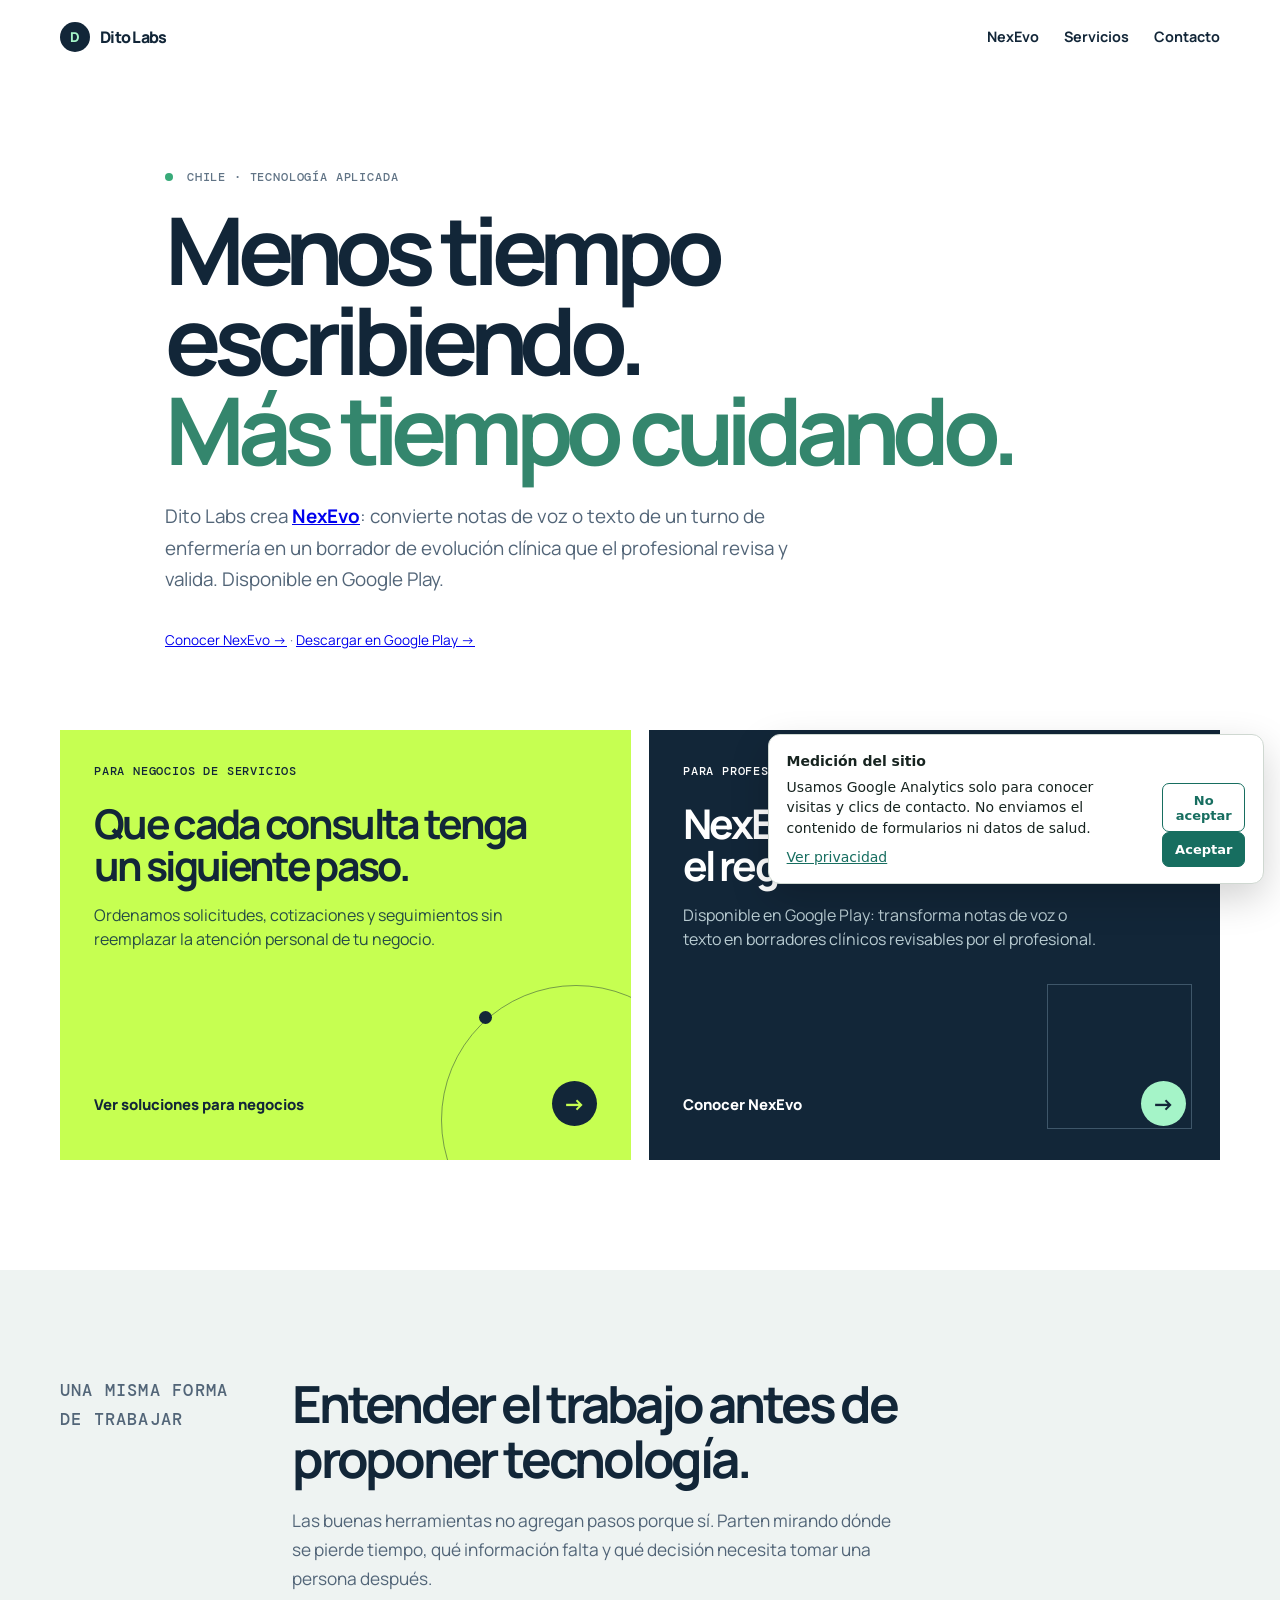
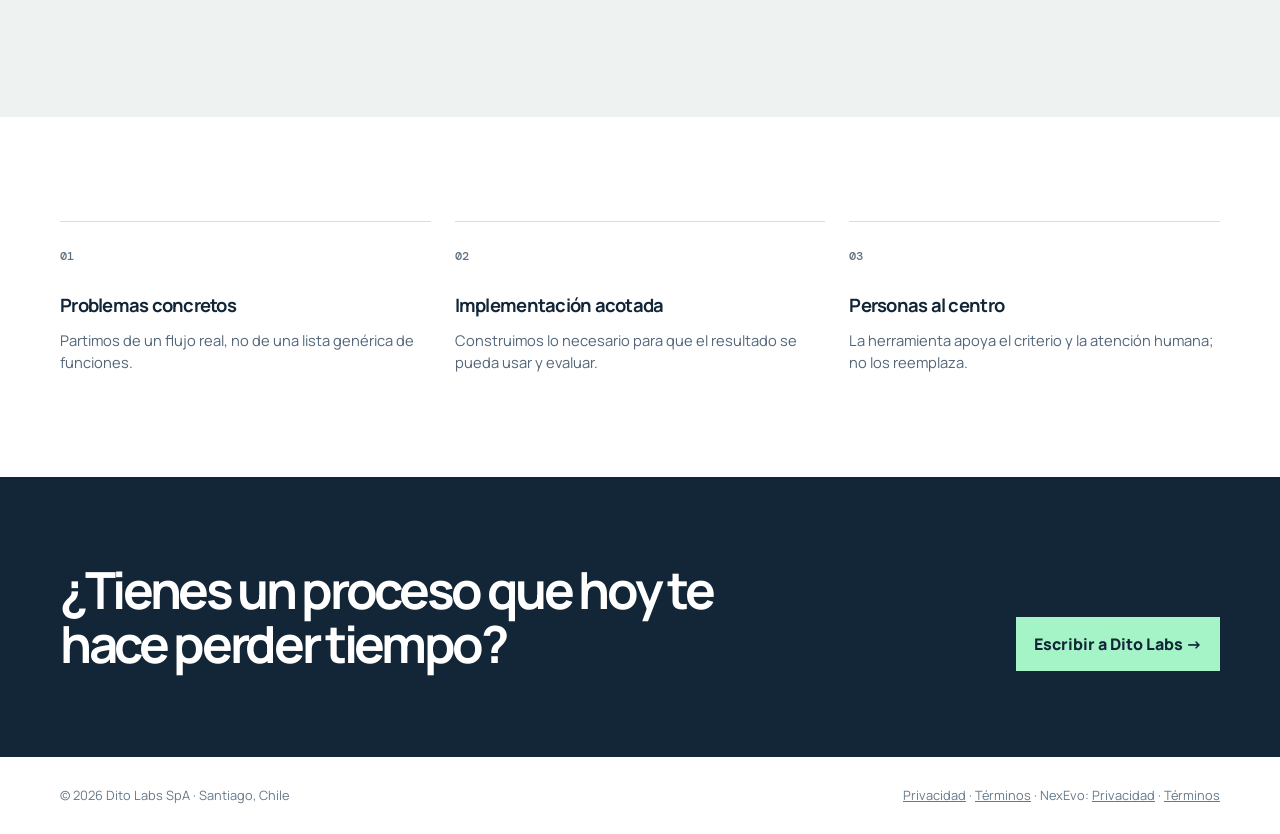
<file: index.html>
<!doctype html>
<html lang="es-CL">
<head>
  <meta charset="UTF-8">
  <meta name="viewport" content="width=device-width, initial-scale=1.0">
  <title>Dito Labs | Tecnología para trabajo real</title>
  <meta name="description" content="Dito Labs, startup de Santiago de Chile, crea NexEvo: borradores de evolución clínica para enfermería a partir de notas de voz o texto, revisados por el profesional.">
  <link rel="canonical" href="https://ditolabs.tech/">
  <meta property="og:type" content="website">
  <meta property="og:locale" content="es_CL">
  <meta property="og:site_name" content="Dito Labs">
  <meta property="og:title" content="Dito Labs | Tecnología para trabajo real">
  <meta property="og:description" content="Dito Labs, startup de Santiago de Chile, crea NexEvo: borradores de evolución clínica para enfermería a partir de notas de voz o texto, revisados por el profesional.">
  <meta property="og:url" content="https://ditolabs.tech/">
  <meta property="og:image" content="https://ditolabs.tech/assets/og-image.png">
  <meta property="og:image:width" content="1200">
  <meta property="og:image:height" content="630">
  <meta name="twitter:card" content="summary_large_image">
  <meta name="theme-color" content="#1E3A8A">
  <link rel="icon" type="image/png" sizes="32x32" href="/assets/favicon-32.png">
  <link rel="icon" type="image/png" sizes="16x16" href="/assets/favicon-16.png">
  <link rel="apple-touch-icon" href="/assets/apple-touch-icon.png">
  <script type="application/ld+json">
{
 "@context": "https://schema.org",
 "@graph": [
  {
   "@type": "Organization",
   "@id": "https://ditolabs.tech/#org",
   "name": "Dito Labs SpA",
   "alternateName": "Dito Labs",
   "url": "https://ditolabs.tech/",
   "logo": "https://ditolabs.tech/assets/apple-touch-icon.png",
   "email": "contacto@ditolabs.tech",
   "foundingDate": "2026",
   "address": {
    "@type": "PostalAddress",
    "addressLocality": "Santiago",
    "addressCountry": "CL"
   },
   "founder": {
    "@type": "Person",
    "name": "Diego Ulloa González",
    "jobTitle": "Enfermero Universitario",
    "alumniOf": "Universidad Andrés Bello",
    "sameAs": "https://www.linkedin.com/in/diegoulloagonzalez"
   }
  },
  {
   "@type": "SoftwareApplication",
   "name": "NexEvo",
   "operatingSystem": "Android",
   "applicationCategory": "MedicalApplication",
   "inLanguage": "es-CL",
   "description": "Convierte notas de voz o texto de un turno de enfermería en un borrador de evolución clínica que el profesional revisa y valida. Herramienta de apoyo a la documentación, no un dispositivo médico.",
   "url": "https://ditolabs.tech/nexevo.html",
   "downloadUrl": "https://play.google.com/store/apps/details?id=com.ditolabs.nexevo",
   "publisher": {
    "@id": "https://ditolabs.tech/#org"
   }
  }
 ]
}
  </script>
  <link rel="preconnect" href="https://fonts.googleapis.com">
  <link rel="preconnect" href="https://fonts.gstatic.com" crossorigin>
  <link href="https://fonts.googleapis.com/css2?family=DM+Mono:wght@400;500&family=Manrope:wght@400;500;600;700;800&display=swap" rel="stylesheet">
  <link rel="stylesheet" href="css/home.css">
</head>
<body>
  <nav class="shell nav" aria-label="Navegación principal">
    <a class="brand" href="index.html"><span class="brand-mark" aria-hidden="true">D</span><span>Dito Labs</span></a>
    <div class="nav-links"><a href="nexevo.html">NexEvo</a><a href="servicios.html">Servicios</a><a href="mailto:contacto@ditolabs.tech">Contacto</a></div>
  </nav>
  <main>
    <section class="shell hero">
      <p class="eyebrow"><span class="dot"></span> Chile · Tecnología aplicada</p>
      <h1>Menos tiempo escribiendo.<br><em>Más tiempo cuidando.</em></h1>
      <p class="lead">Dito Labs crea <a href="nexevo.html"><strong>NexEvo</strong></a>: convierte notas de voz o texto de un turno de enfermería en un borrador de evolución clínica que el profesional revisa y valida. Disponible en Google Play.</p>
      <p class="hero-note"><a href="nexevo.html">Conocer NexEvo →</a> · <a href="https://play.google.com/store/apps/details?id=com.ditolabs.nexevo&amp;hl=es_CL">Descargar en Google Play →</a></p>
    </section>

    <section class="shell offerings" aria-label="Áreas de Dito Labs">
      <div class="offer-grid">
        <a class="offer offer-services" href="servicios.html">
          <span class="offer-kicker">Para negocios de servicios</span>
          <h2>Que cada consulta tenga un siguiente paso.</h2>
          <p>Ordenamos solicitudes, cotizaciones y seguimientos sin reemplazar la atención personal de tu negocio.</p>
          <div class="services-shape" aria-hidden="true"></div>
          <span class="offer-arrow">Ver soluciones para negocios <span class="circle">→</span></span>
        </a>
        <a class="offer offer-nexevo" href="nexevo.html">
          <span class="offer-kicker">Para profesionales clínicos</span>
          <h2>NexEvo ayuda a empezar el registro.</h2>
          <p>Disponible en Google Play: transforma notas de voz o texto en borradores clínicos revisables por el profesional.</p>
          <div class="nexevo-grid" aria-hidden="true"></div>
          <span class="offer-arrow">Conocer NexEvo <span class="circle">→</span></span>
        </a>
      </div>
    </section>

    <section class="bridge">
      <div class="shell bridge-inner">
        <p class="kicker">Una misma forma de trabajar</p>
        <div><h2>Entender el trabajo antes de proponer tecnología.</h2><p>Las buenas herramientas no agregan pasos porque sí. Parten mirando dónde se pierde tiempo, qué información falta y qué decisión necesita tomar una persona después.</p></div>
      </div>
    </section>

    <section class="shell principles">
      <div class="principle"><span>01</span><h3>Problemas concretos</h3><p>Partimos de un flujo real, no de una lista genérica de funciones.</p></div>
      <div class="principle"><span>02</span><h3>Implementación acotada</h3><p>Construimos lo necesario para que el resultado se pueda usar y evaluar.</p></div>
      <div class="principle"><span>03</span><h3>Personas al centro</h3><p>La herramienta apoya el criterio y la atención humana; no los reemplaza.</p></div>
    </section>

    <section class="bottom">
      <div class="shell bottom-inner">
        <h2>¿Tienes un proceso que hoy te hace perder tiempo?</h2>
        <a href="mailto:contacto@ditolabs.tech?subject=Consulta%20para%20Dito%20Labs">Escribir a Dito Labs →</a>
      </div>
    </section>
  </main>
  <footer class="shell footer"><span>© 2026 Dito Labs SpA · Santiago, Chile</span><span><a href="politica-privacidad.html">Privacidad</a> · <a href="terminos-condiciones.html">Términos</a> · NexEvo: <a href="nexevo-privacidad.html">Privacidad</a> · <a href="nexevo-terminos.html">Términos</a></span></footer>
<script src="/js/analytics-consent.js" defer></script>
</body>
</html>
</file>
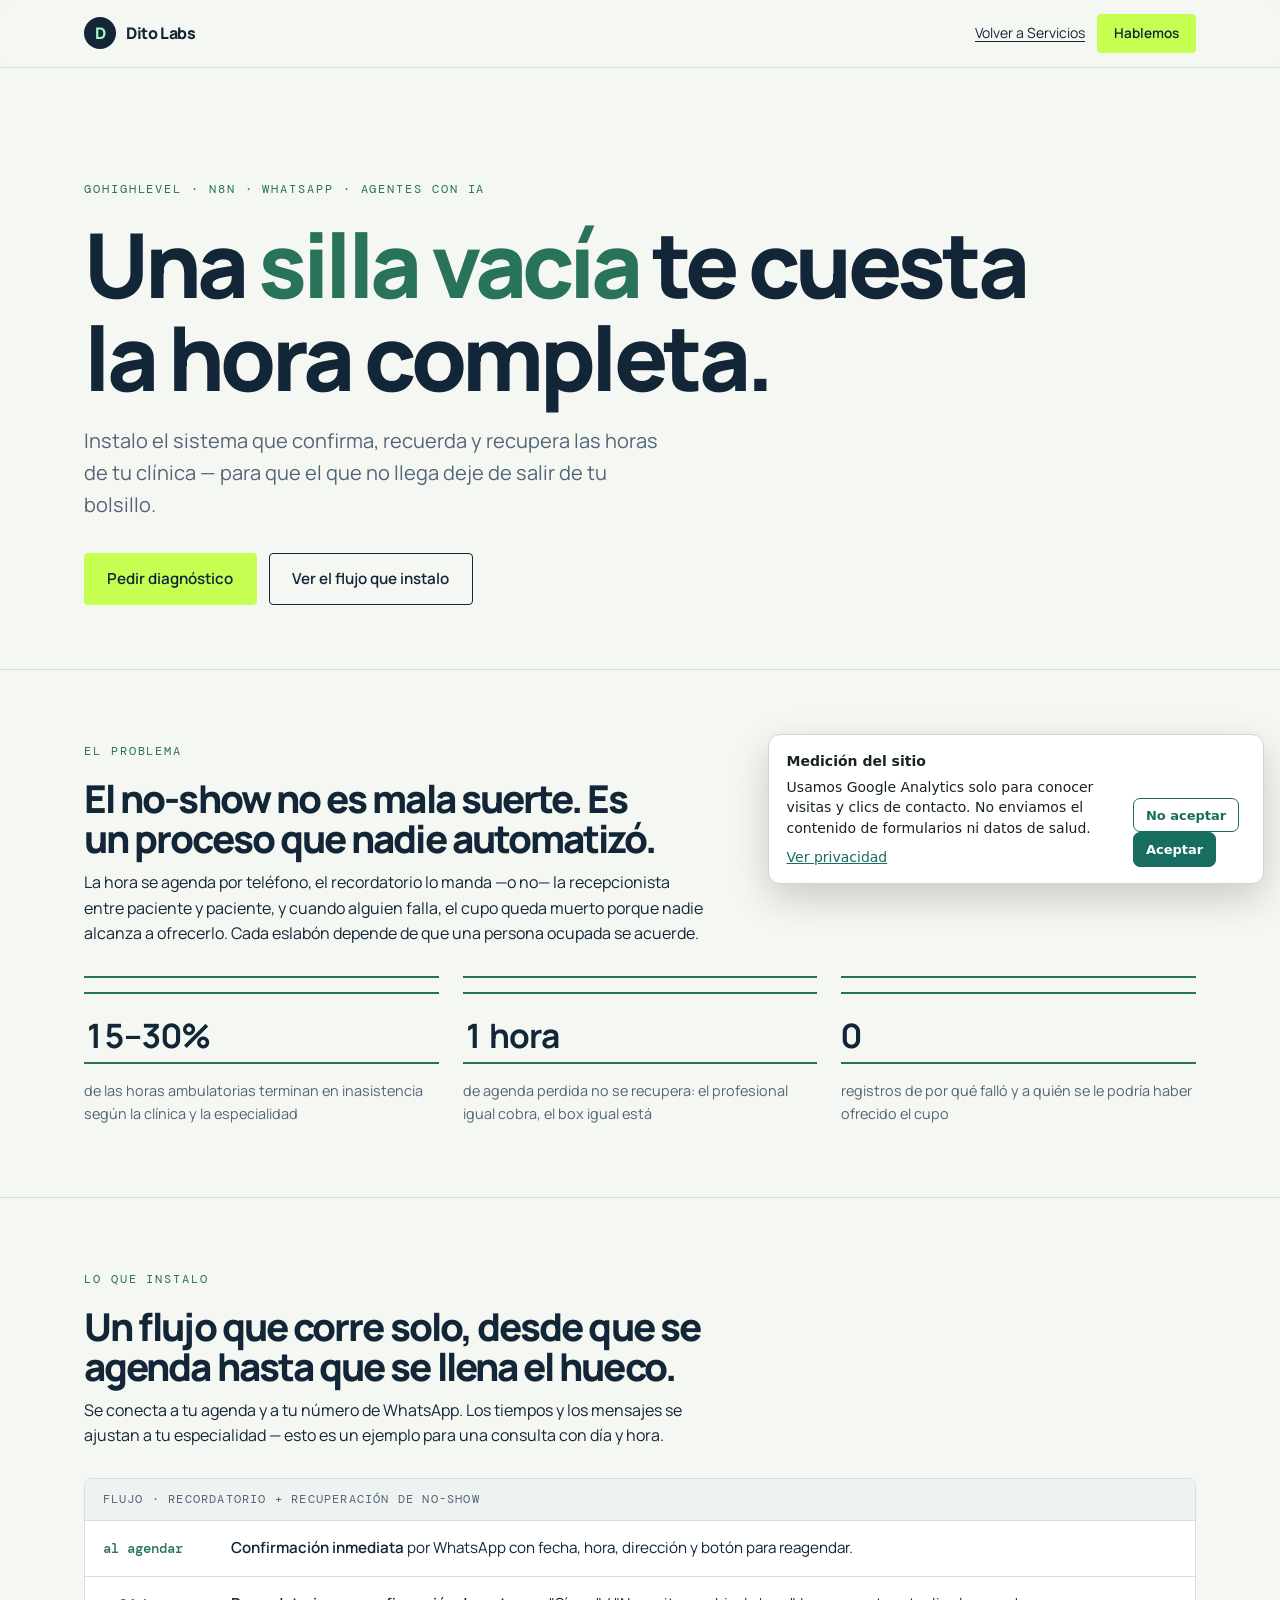
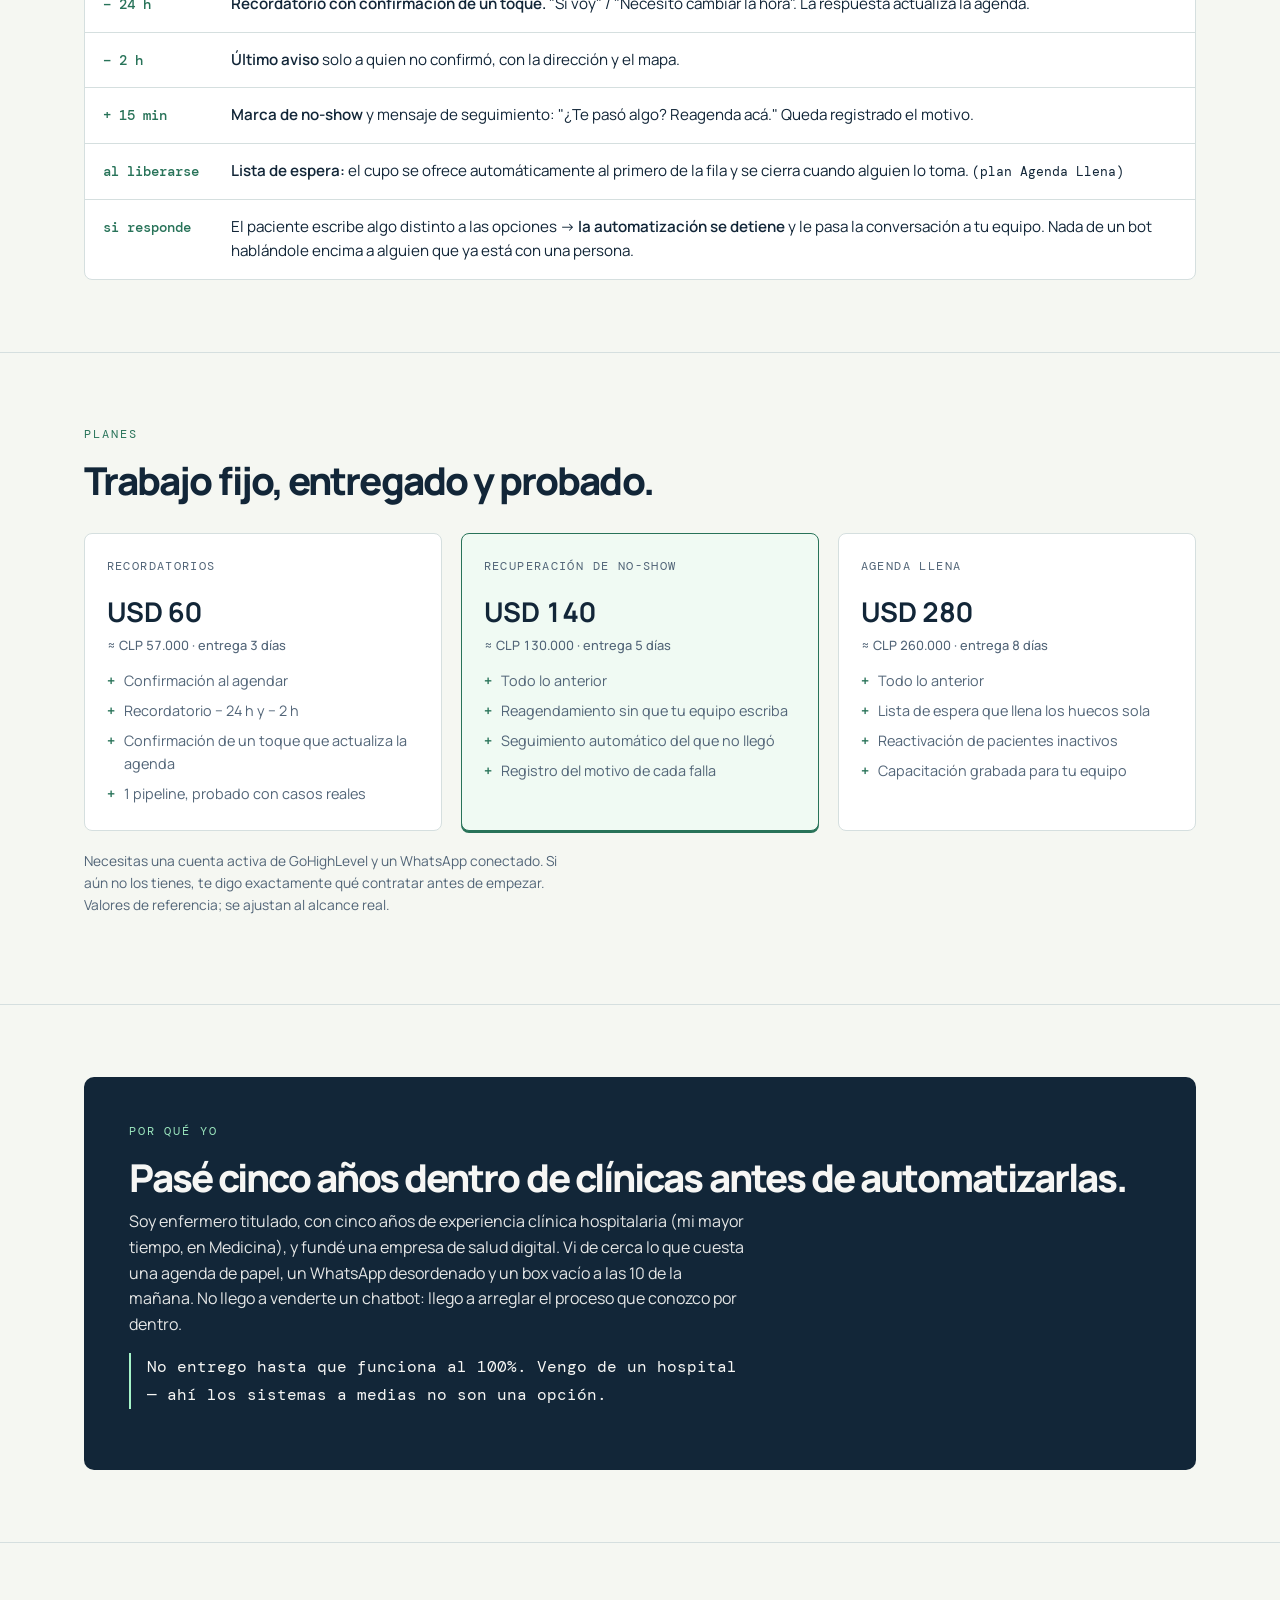
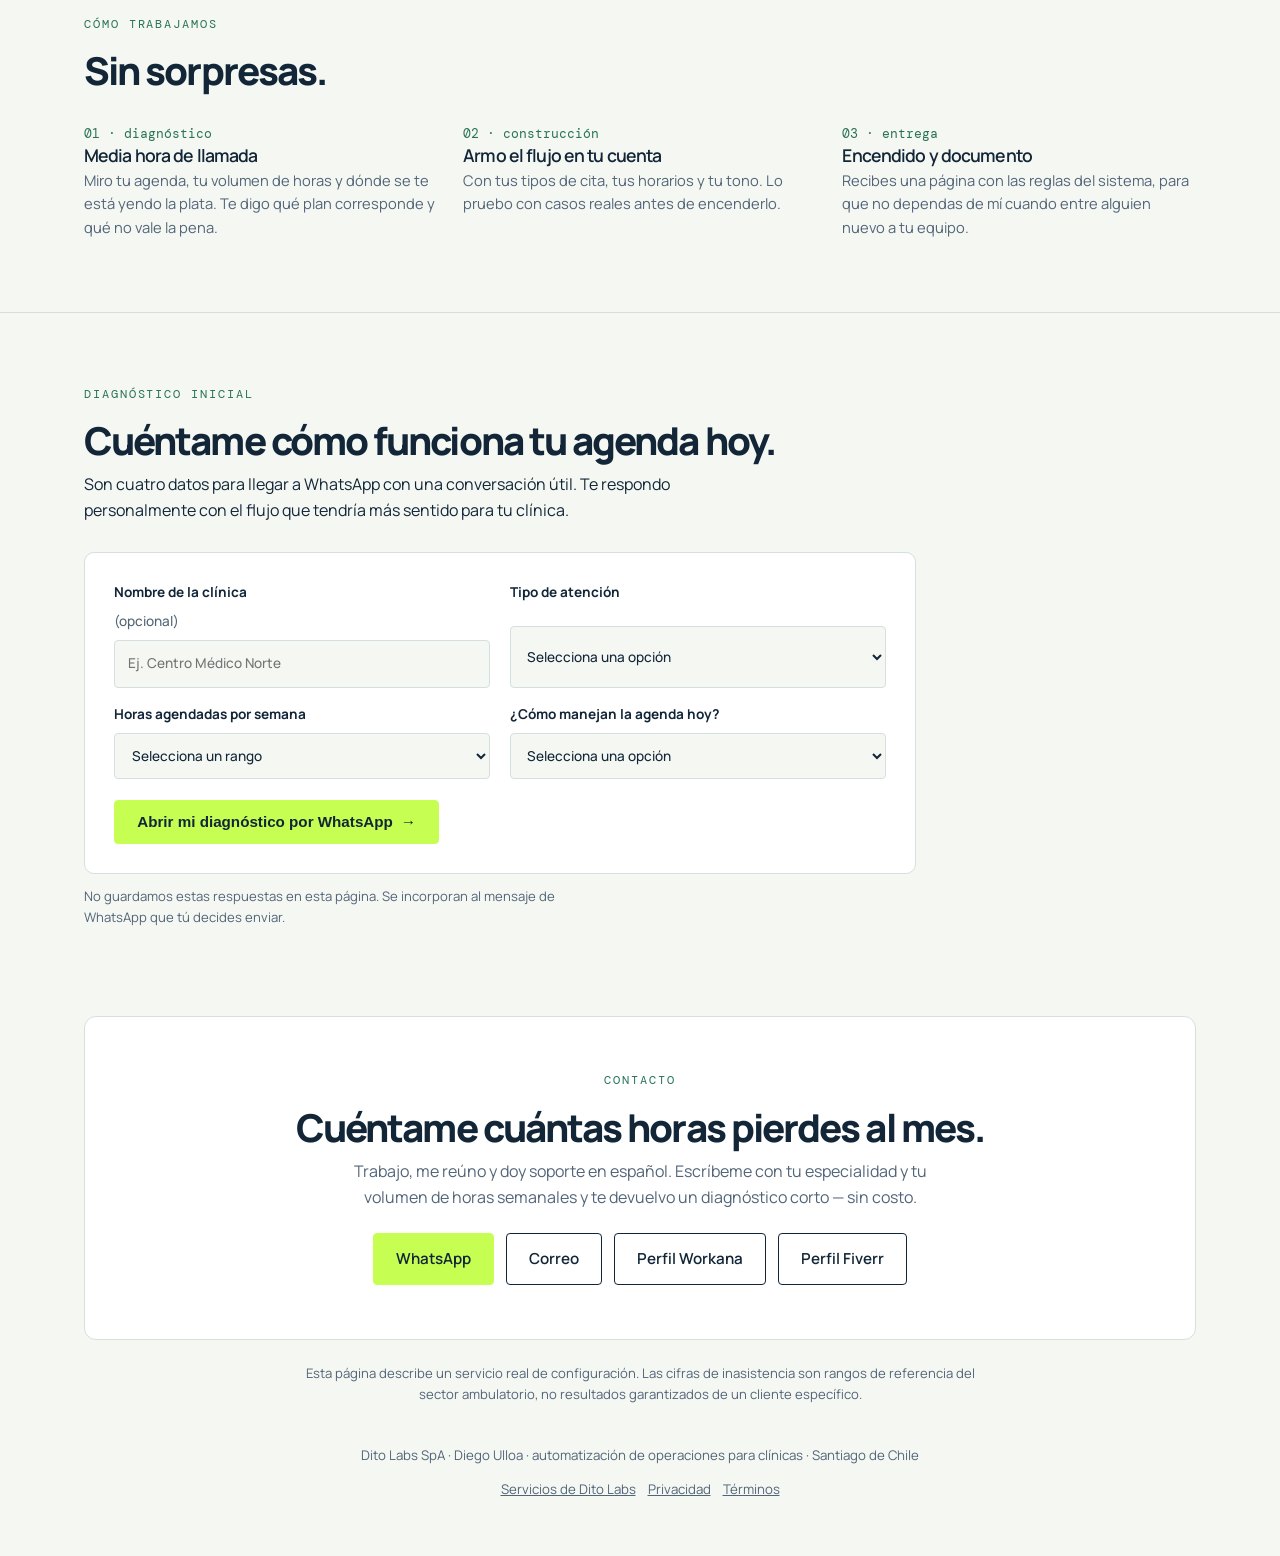
<file: automatizacion-clinicas/index.html>
<!doctype html>
<html lang="es-CL">
<head>
  <meta charset="UTF-8">
  <meta name="viewport" content="width=device-width, initial-scale=1">
  <title>La Silla Vacía | Automatización para clínicas | Dito Labs</title>
  <meta name="description" content="Confirmaciones, recordatorios y seguimiento de inasistencias para clínicas con GoHighLevel, n8n y WhatsApp. Conoce los planes de implementación de Dito Labs.">
  <link rel="canonical" href="https://ditolabs.tech/automatizacion-clinicas/">
  <meta property="og:type" content="website">
  <meta property="og:locale" content="es_CL">
  <meta property="og:site_name" content="Dito Labs">
  <meta property="og:title" content="Una silla vacía te cuesta la hora completa | Dito Labs">
  <meta property="og:description" content="Automatización de confirmaciones, recordatorios y seguimiento de inasistencias para clínicas. Conoce el flujo y pide un diagnóstico.">
  <meta property="og:url" content="https://ditolabs.tech/automatizacion-clinicas/">
  <meta name="twitter:card" content="summary">
  <meta name="twitter:title" content="La Silla Vacía | Dito Labs">
  <meta name="twitter:description" content="Confirmaciones, recordatorios y seguimiento de inasistencias para clínicas.">
  <link rel="icon" type="image/png" href="/assets/favicon-32.png" sizes="32x32">
  <link rel="icon" type="image/png" href="/assets/favicon-16.png" sizes="16x16">
  <link rel="preconnect" href="https://fonts.googleapis.com">
  <link rel="preconnect" href="https://fonts.gstatic.com" crossorigin>
  <link rel="stylesheet" href="https://fonts.googleapis.com/css2?family=Manrope:wght@400;500;600;700;800&family=DM+Mono:wght@400;500&display=swap">
  <link rel="stylesheet" href="/css/automatizacion-clinicas.css">
</head>
<body>
<header class="bar">
  <div class="wrap">
    <a class="logo" href="/index.html" aria-label="Dito Labs, inicio"><span class="brand-mark" aria-hidden="true">D</span>Dito Labs</a>
    <nav class="bar-links" aria-label="Navegación de automatización para clínicas"><a class="back-link" href="/servicios.html">Volver a Servicios</a><a class="btn signal sm" href="#diagnostico" data-track="clinicas_nav_diagnostico">Hablemos</a></nav>
  </div>
</header>

<main>
  <div class="wrap hero">
    <p class="eyebrow">GoHighLevel · n8n · WhatsApp · agentes con IA</p>
    <h1>Una <span class="strike">silla vacía</span> te cuesta la hora completa.</h1>
    <p class="lede">Instalo el sistema que confirma, recuerda y recupera las horas de tu clínica — para que el que no llega deje de salir de tu bolsillo.</p>
    <div class="hero-actions">
      <a class="btn signal" href="#diagnostico" data-track="clinicas_hero_diagnostico">Pedir diagnóstico</a>
      <a class="btn ghost" href="#flujo">Ver el flujo que instalo</a>
    </div>
  </div>

  <section id="problema">
    <div class="wrap">
      <p class="eyebrow">El problema</p>
      <h2>El no-show no es mala suerte. Es un proceso que nadie automatizó.</h2>
      <p>La hora se agenda por teléfono, el recordatorio lo manda —o no— la recepcionista entre paciente y paciente, y cuando alguien falla, el cupo queda muerto porque nadie alcanza a ofrecerlo. Cada eslabón depende de que una persona ocupada se acuerde.</p>
      <div class="cost">
        <div><div class="n">15–30%</div><div class="l">de las horas ambulatorias terminan en inasistencia según la clínica y la especialidad</div></div>
        <div><div class="n">1 hora</div><div class="l">de agenda perdida no se recupera: el profesional igual cobra, el box igual está</div></div>
        <div><div class="n">0</div><div class="l">registros de por qué falló y a quién se le podría haber ofrecido el cupo</div></div>
      </div>
    </div>
  </section>

  <section id="flujo">
    <div class="wrap">
      <p class="eyebrow">Lo que instalo</p>
      <h2>Un flujo que corre solo, desde que se agenda hasta que se llena el hueco.</h2>
      <p>Se conecta a tu agenda y a tu número de WhatsApp. Los tiempos y los mensajes se ajustan a tu especialidad — esto es un ejemplo para una consulta con día y hora.</p>
      <div class="flow">
        <div class="flow-head">flujo · recordatorio + recuperación de no-show</div>
        <div class="flow-row"><span class="t">al agendar</span><span class="d"><b>Confirmación inmediata</b> por WhatsApp con fecha, hora, dirección y botón para reagendar.</span></div>
        <div class="flow-row"><span class="t">− 24 h</span><span class="d"><b>Recordatorio con confirmación de un toque.</b> "Sí voy" / "Necesito cambiar la hora". La respuesta actualiza la agenda.</span></div>
        <div class="flow-row"><span class="t">− 2 h</span><span class="d"><b>Último aviso</b> solo a quien no confirmó, con la dirección y el mapa.</span></div>
        <div class="flow-row"><span class="t">+ 15 min</span><span class="d"><b>Marca de no-show</b> y mensaje de seguimiento: "¿Te pasó algo? Reagenda acá." Queda registrado el motivo.</span></div>
        <div class="flow-row"><span class="t">al liberarse</span><span class="d"><b>Lista de espera:</b> el cupo se ofrece automáticamente al primero de la fila y se cierra cuando alguien lo toma. <span class="mono" style="font-size:.8rem">(plan Agenda Llena)</span></span></div>
        <div class="flow-row exit"><span class="t">si responde</span><span class="d">El paciente escribe algo distinto a las opciones → <b>la automatización se detiene</b> y le pasa la conversación a tu equipo. Nada de un bot hablándole encima a alguien que ya está con una persona.</span></div>
      </div>
    </div>
  </section>

  <section id="planes">
    <div class="wrap">
      <p class="eyebrow">Planes</p>
      <h2>Trabajo fijo, entregado y probado.</h2>
      <div class="pkgs">
        <div class="pkg">
          <span class="tag">Recordatorios</span>
          <div class="price">USD 60<small>≈ CLP 57.000 · entrega 3 días</small></div>
          <ul>
            <li>Confirmación al agendar</li>
            <li>Recordatorio − 24 h y − 2 h</li>
            <li>Confirmación de un toque que actualiza la agenda</li>
            <li>1 pipeline, probado con casos reales</li>
          </ul>
        </div>
        <div class="pkg mid">
          <span class="tag">Recuperación de no-show</span>
          <div class="price">USD 140<small>≈ CLP 130.000 · entrega 5 días</small></div>
          <ul>
            <li>Todo lo anterior</li>
            <li>Reagendamiento sin que tu equipo escriba</li>
            <li>Seguimiento automático del que no llegó</li>
            <li>Registro del motivo de cada falla</li>
          </ul>
        </div>
        <div class="pkg">
          <span class="tag">Agenda llena</span>
          <div class="price">USD 280<small>≈ CLP 260.000 · entrega 8 días</small></div>
          <ul>
            <li>Todo lo anterior</li>
            <li>Lista de espera que llena los huecos sola</li>
            <li>Reactivación de pacientes inactivos</li>
            <li>Capacitación grabada para tu equipo</li>
          </ul>
        </div>
      </div>
      <p style="font-size:.86rem;color:var(--ink-soft);margin-top:1.2rem">Necesitas una cuenta activa de GoHighLevel y un WhatsApp conectado. Si aún no los tienes, te digo exactamente qué contratar antes de empezar. Valores de referencia; se ajustan al alcance real.</p>
    </div>
  </section>

  <section id="porque">
    <div class="wrap">
      <div class="why">
        <div>
          <p class="eyebrow" style="color:var(--signal-soft)">Por qué yo</p>
          <h2>Pasé cinco años dentro de clínicas antes de automatizarlas.</h2>
          <p>Soy enfermero titulado, con cinco años de experiencia clínica hospitalaria (mi mayor tiempo, en Medicina), y fundé una empresa de salud digital. Vi de cerca lo que cuesta una agenda de papel, un WhatsApp desordenado y un box vacío a las 10 de la mañana. No llego a venderte un chatbot: llego a arreglar el proceso que conozco por dentro.</p>
          <p class="q">No entrego hasta que funciona al 100%. Vengo de un hospital — ahí los sistemas a medias no son una opción.</p>
        </div>
      </div>
    </div>
  </section>

  <section id="proceso">
    <div class="wrap">
      <p class="eyebrow">Cómo trabajamos</p>
      <h2>Sin sorpresas.</h2>
      <div class="steps">
        <div class="s"><span class="k">01 · diagnóstico</span><h3>Media hora de llamada</h3><p>Miro tu agenda, tu volumen de horas y dónde se te está yendo la plata. Te digo qué plan corresponde y qué no vale la pena.</p></div>
        <div class="s"><span class="k">02 · construcción</span><h3>Armo el flujo en tu cuenta</h3><p>Con tus tipos de cita, tus horarios y tu tono. Lo pruebo con casos reales antes de encenderlo.</p></div>
        <div class="s"><span class="k">03 · entrega</span><h3>Encendido y documento</h3><p>Recibes una página con las reglas del sistema, para que no dependas de mí cuando entre alguien nuevo a tu equipo.</p></div>
      </div>
    </div>
  </section>

  <section id="diagnostico">
    <div class="wrap">
      <p class="eyebrow">Diagnóstico inicial</p>
      <h2>Cuéntame cómo funciona tu agenda hoy.</h2>
      <p>Son cuatro datos para llegar a WhatsApp con una conversación útil. Te respondo personalmente con el flujo que tendría más sentido para tu clínica.</p>
      <form class="diagnostic-form" id="diagnostic-form">
        <label>Nombre de la clínica <span>(opcional)</span><input name="clinica" autocomplete="organization" placeholder="Ej. Centro Médico Norte"></label>
        <label>Tipo de atención <select name="tipo" required><option value="" selected disabled>Selecciona una opción</option><option>Consulta médica</option><option>Clínica dental</option><option>Centro de kinesiología</option><option>Psicología o salud mental</option><option>Otro servicio de salud</option></select></label>
        <label>Horas agendadas por semana <select name="volumen" required><option value="" selected disabled>Selecciona un rango</option><option>Menos de 20</option><option>20 a 50</option><option>51 a 100</option><option>Más de 100</option></select></label>
        <label>¿Cómo manejan la agenda hoy? <select name="agenda" required><option value="" selected disabled>Selecciona una opción</option><option>WhatsApp y teléfono</option><option>Agenda digital, sin recordatorios</option><option>Agenda digital con recordatorios manuales</option><option>Otro sistema</option></select></label>
        <button class="btn signal" type="submit">Abrir mi diagnóstico por WhatsApp <span aria-hidden="true">→</span></button>
      </form>
      <p class="form-note">No guardamos estas respuestas en esta página. Se incorporan al mensaje de WhatsApp que tú decides enviar.</p>
    </div>
  </section>

  <div class="wrap">
    <div class="cta" id="contacto">
      <p class="eyebrow">Contacto</p>
      <h2>Cuéntame cuántas horas pierdes al mes.</h2>
      <p style="color:var(--ink-soft)">Trabajo, me reúno y doy soporte en español. Escríbeme con tu especialidad y tu volumen de horas semanales y te devuelvo un diagnóstico corto — sin costo.</p>
      <div class="links">
        <a class="btn signal" href="https://wa.me/56950341505?text=Hola%20Diego%2C%20quiero%20automatizar%20las%20horas%20de%20mi%20cl%C3%ADnica" data-track="clinicas_whatsapp">WhatsApp</a>
        <a class="btn ghost" href="mailto:contacto@ditolabs.tech" data-track="clinicas_correo">Correo</a>
        <a class="btn ghost" href="https://www.workana.com/freelancer/62804602ec7bc8997801e1f9ff8a6b31" target="_blank" rel="noopener">Perfil Workana</a>
        <a class="btn ghost" href="https://www.fiverr.com/dtug21" target="_blank" rel="noopener">Perfil Fiverr</a>
      </div>
    </div>
    <p class="disc">Esta página describe un servicio real de configuración. Las cifras de inasistencia son rangos de referencia del sector ambulatorio, no resultados garantizados de un cliente específico.</p>
  </div>
</main>

<footer>
  <div class="wrap">Dito Labs SpA · Diego Ulloa · automatización de operaciones para clínicas · Santiago de Chile<div class="footer-links"><a href="/servicios.html">Servicios de Dito Labs</a><a href="/politica-privacidad.html">Privacidad</a><a href="/terminos-condiciones.html">Términos</a></div></div>
</footer>
<script>
  document.getElementById('diagnostic-form').addEventListener('submit', function (event) {
    event.preventDefault();
    var data = new FormData(event.currentTarget);
    var clinica = data.get('clinica') ? '\nClínica: ' + data.get('clinica') : '';
    var message = 'Hola Diego, quiero un diagnóstico de automatización para mi clínica.' + clinica + '\nTipo de atención: ' + data.get('tipo') + '\nHoras por semana: ' + data.get('volumen') + '\nAgenda actual: ' + data.get('agenda');
    if (window.gtag && localStorage.getItem('ditolabs_analytics_consent') === 'accepted') window.gtag('event', 'generate_lead', {lead_source: 'clinicas_diagnostico_enviado', page_location: window.location.pathname});
    window.location.href = 'https://wa.me/56950341505?text=' + encodeURIComponent(message);
  });
</script>
<script src="/js/analytics-consent.js" defer></script>
</body>
</html>
</file>
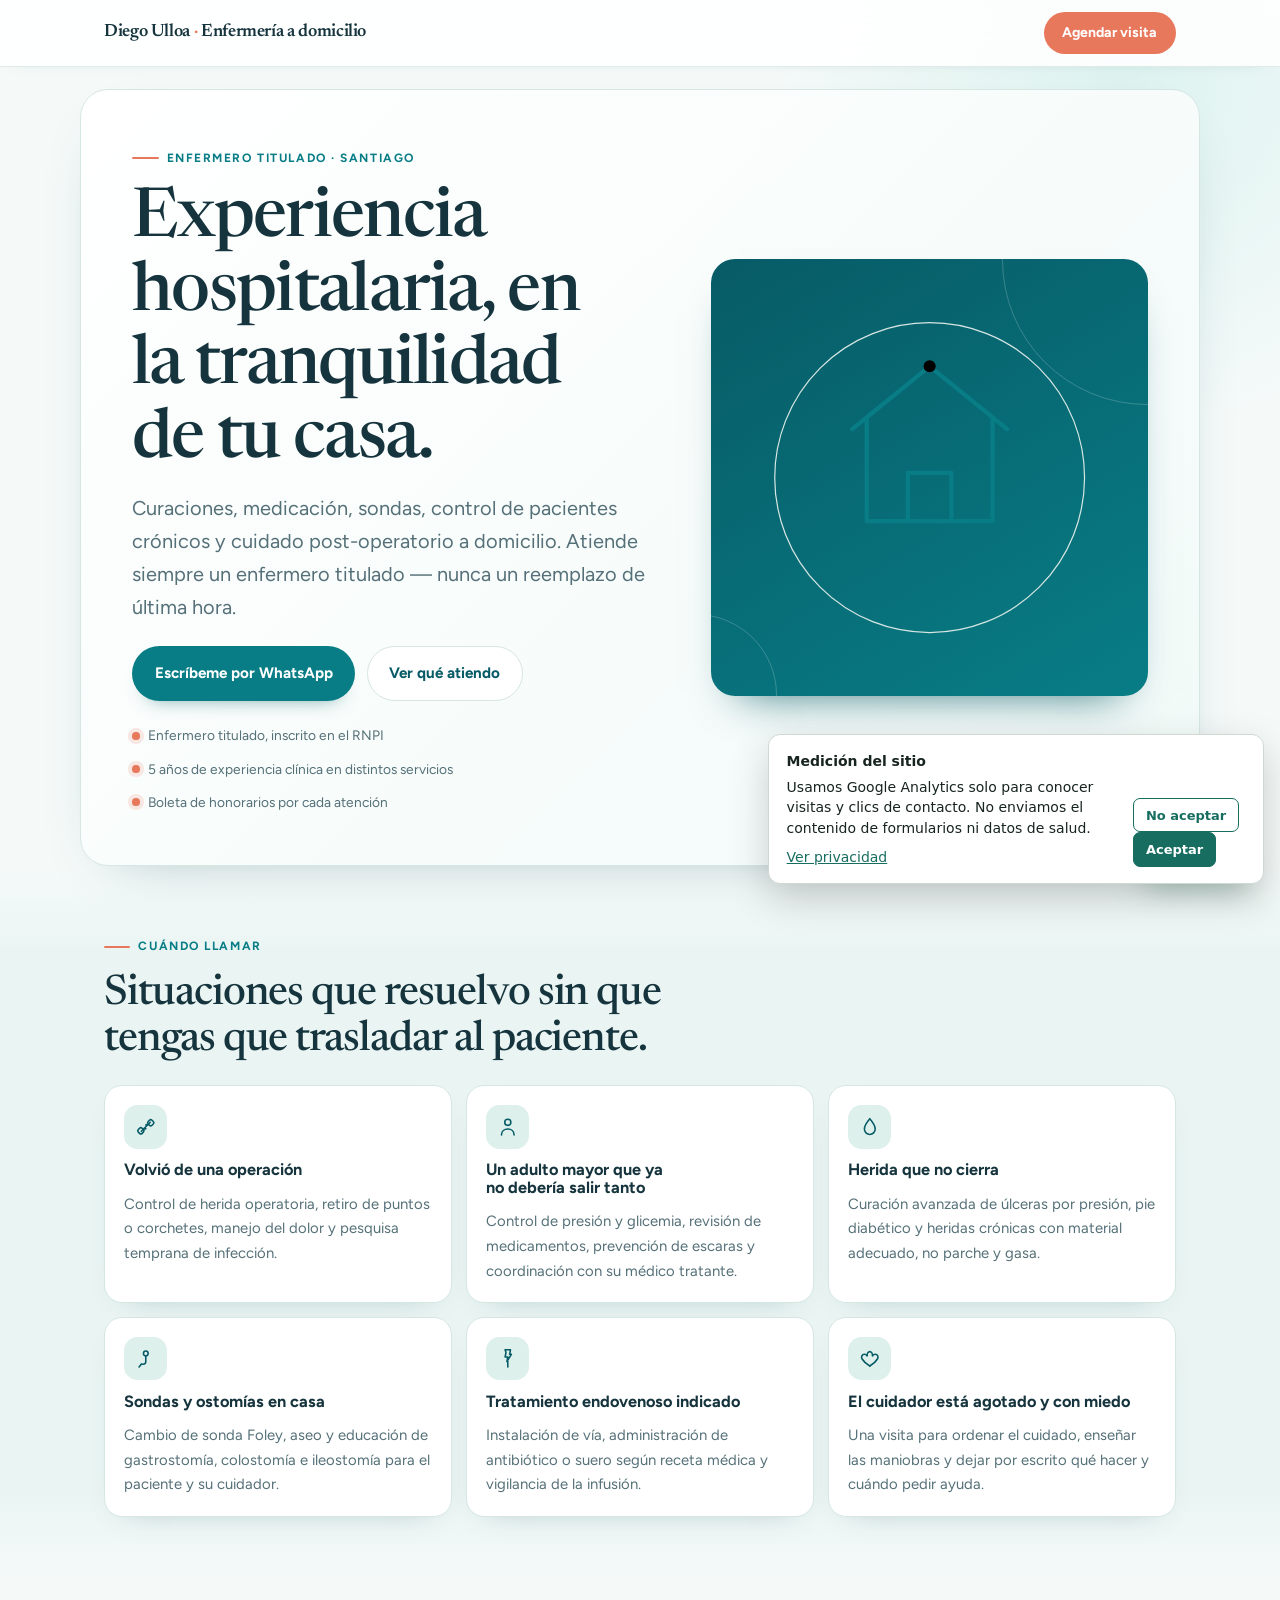
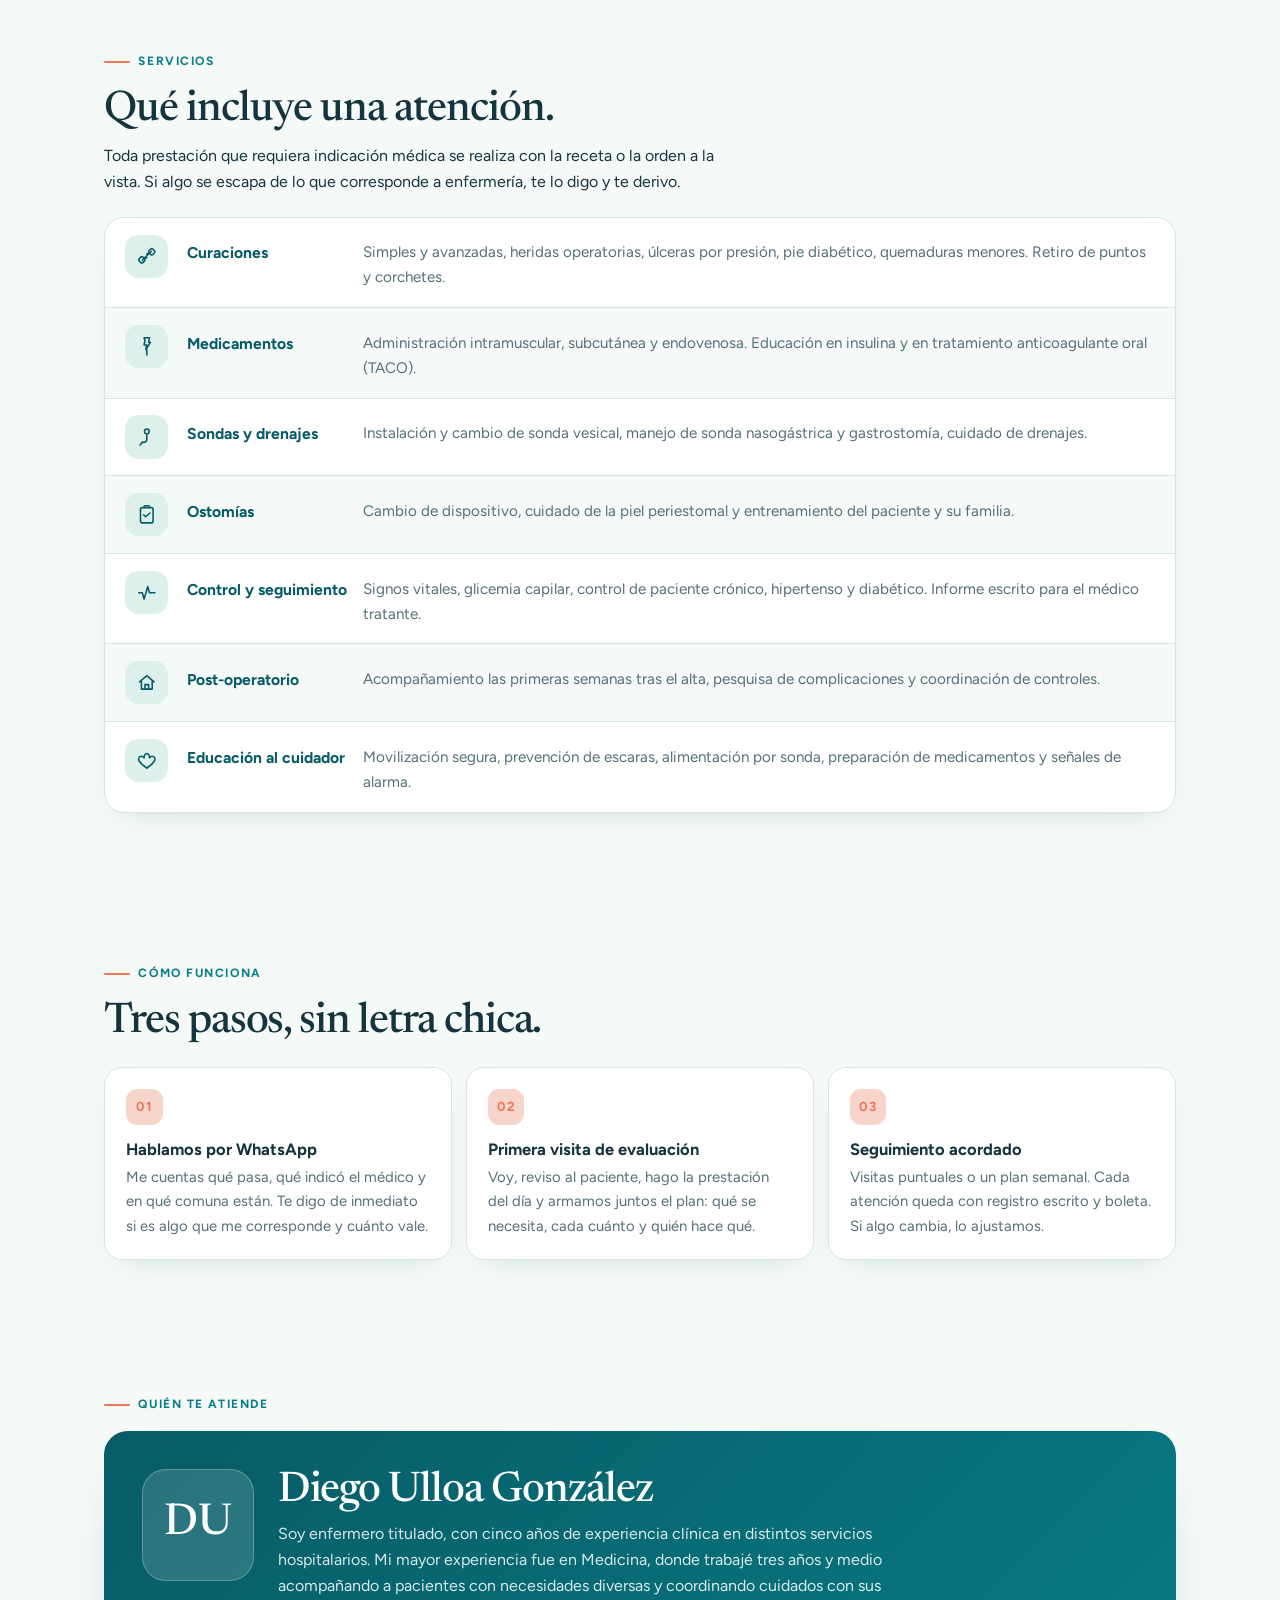
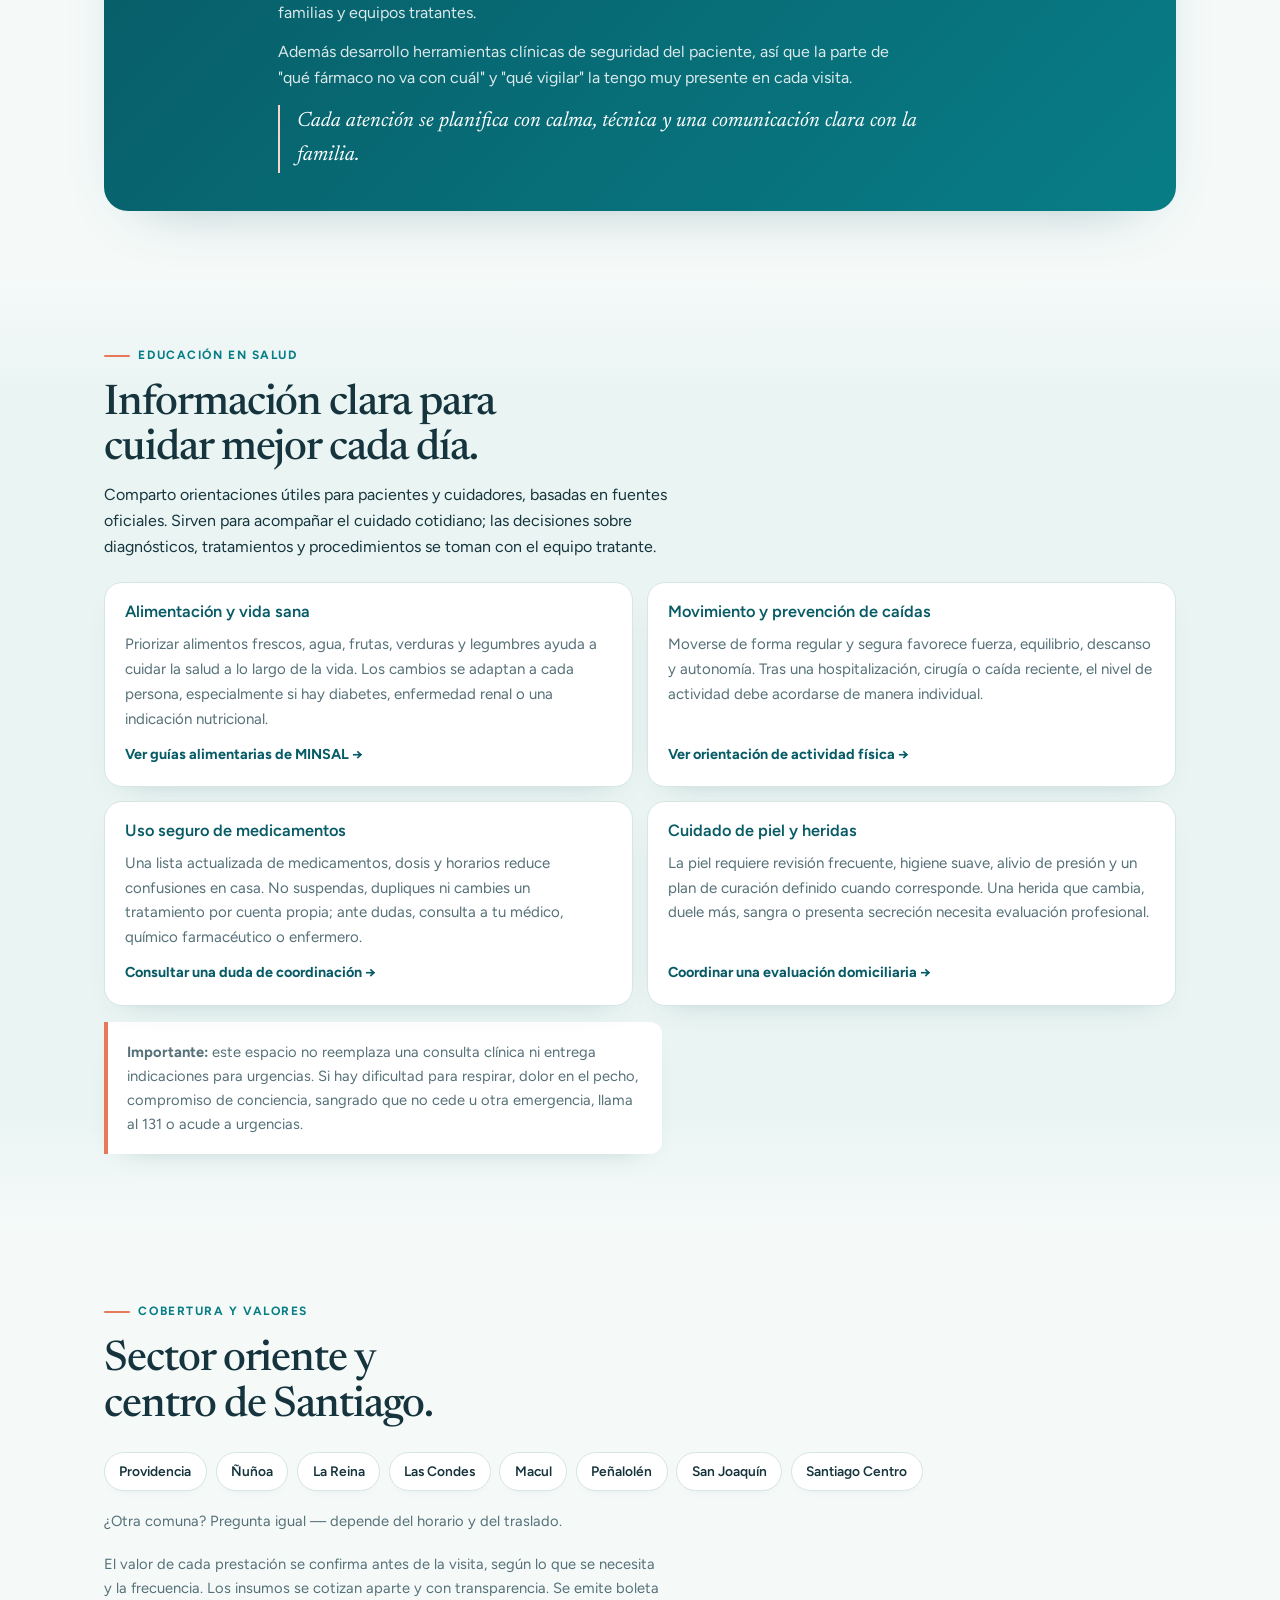
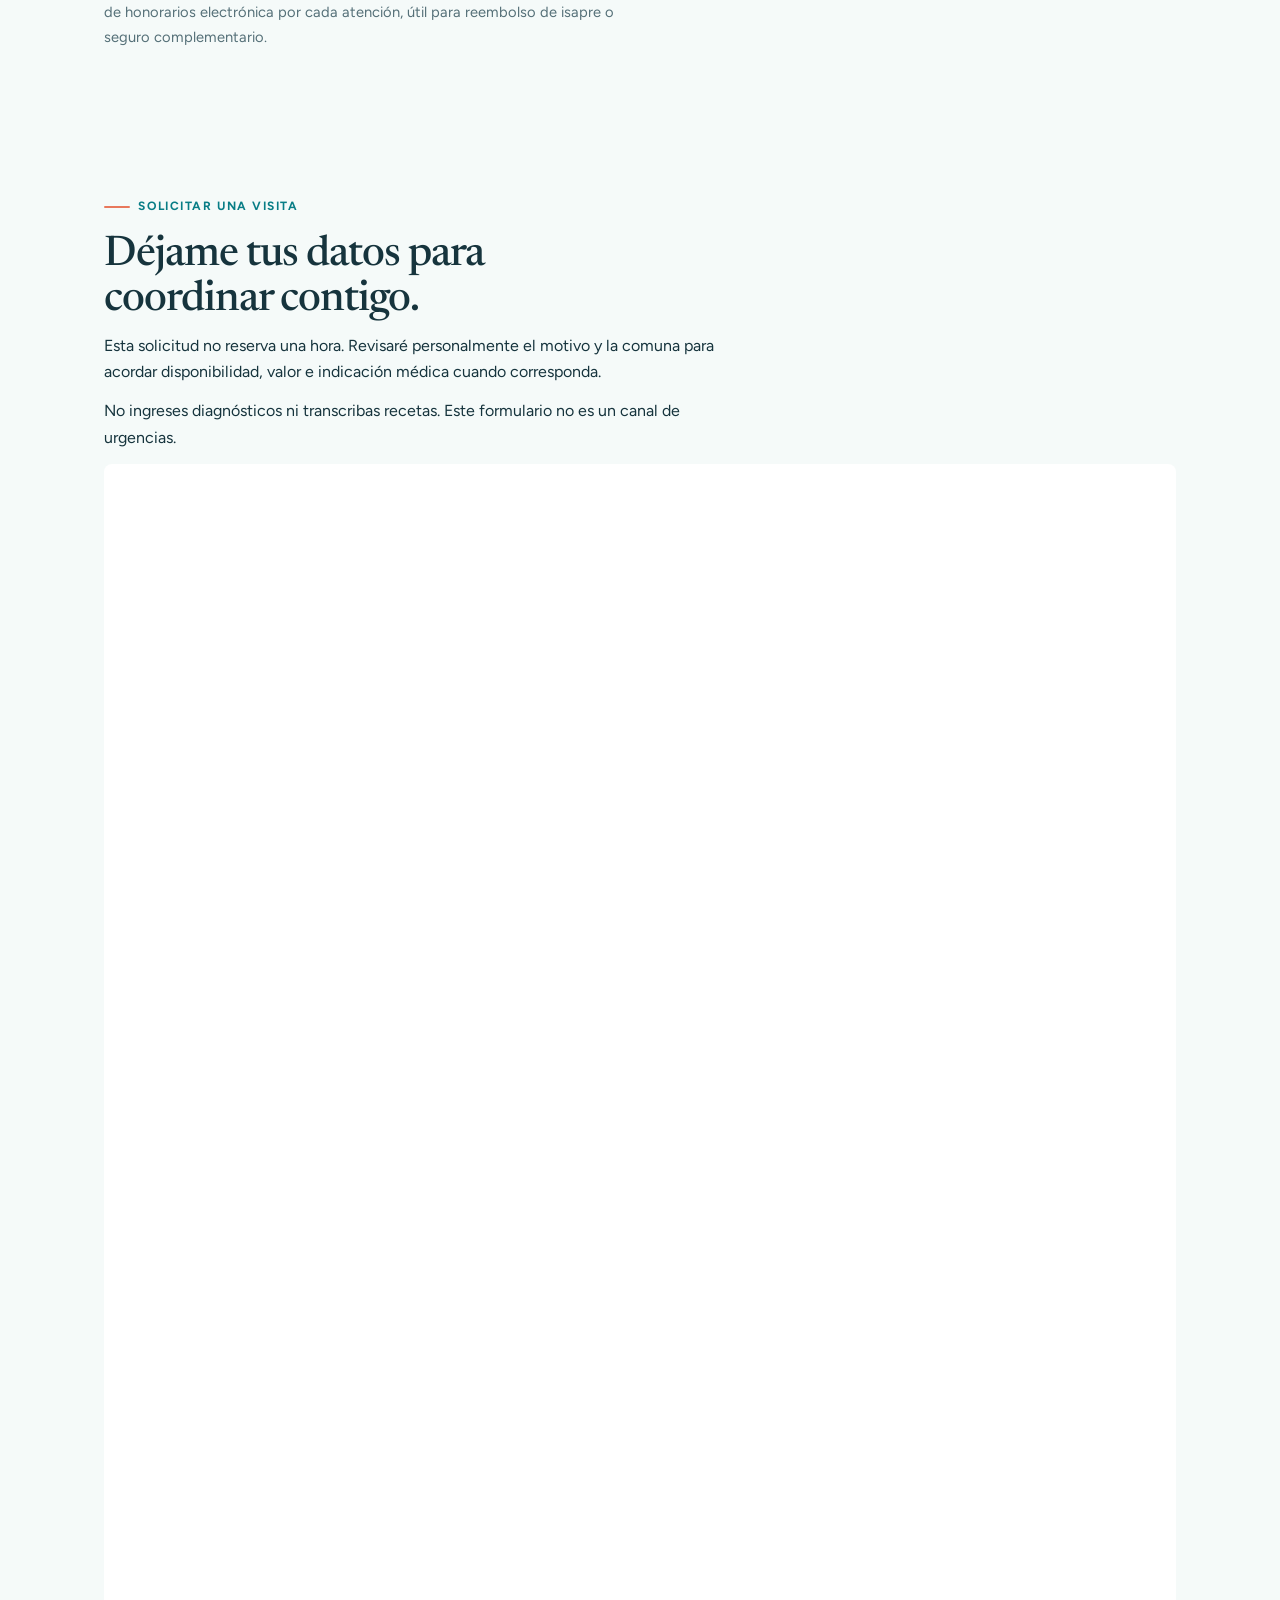
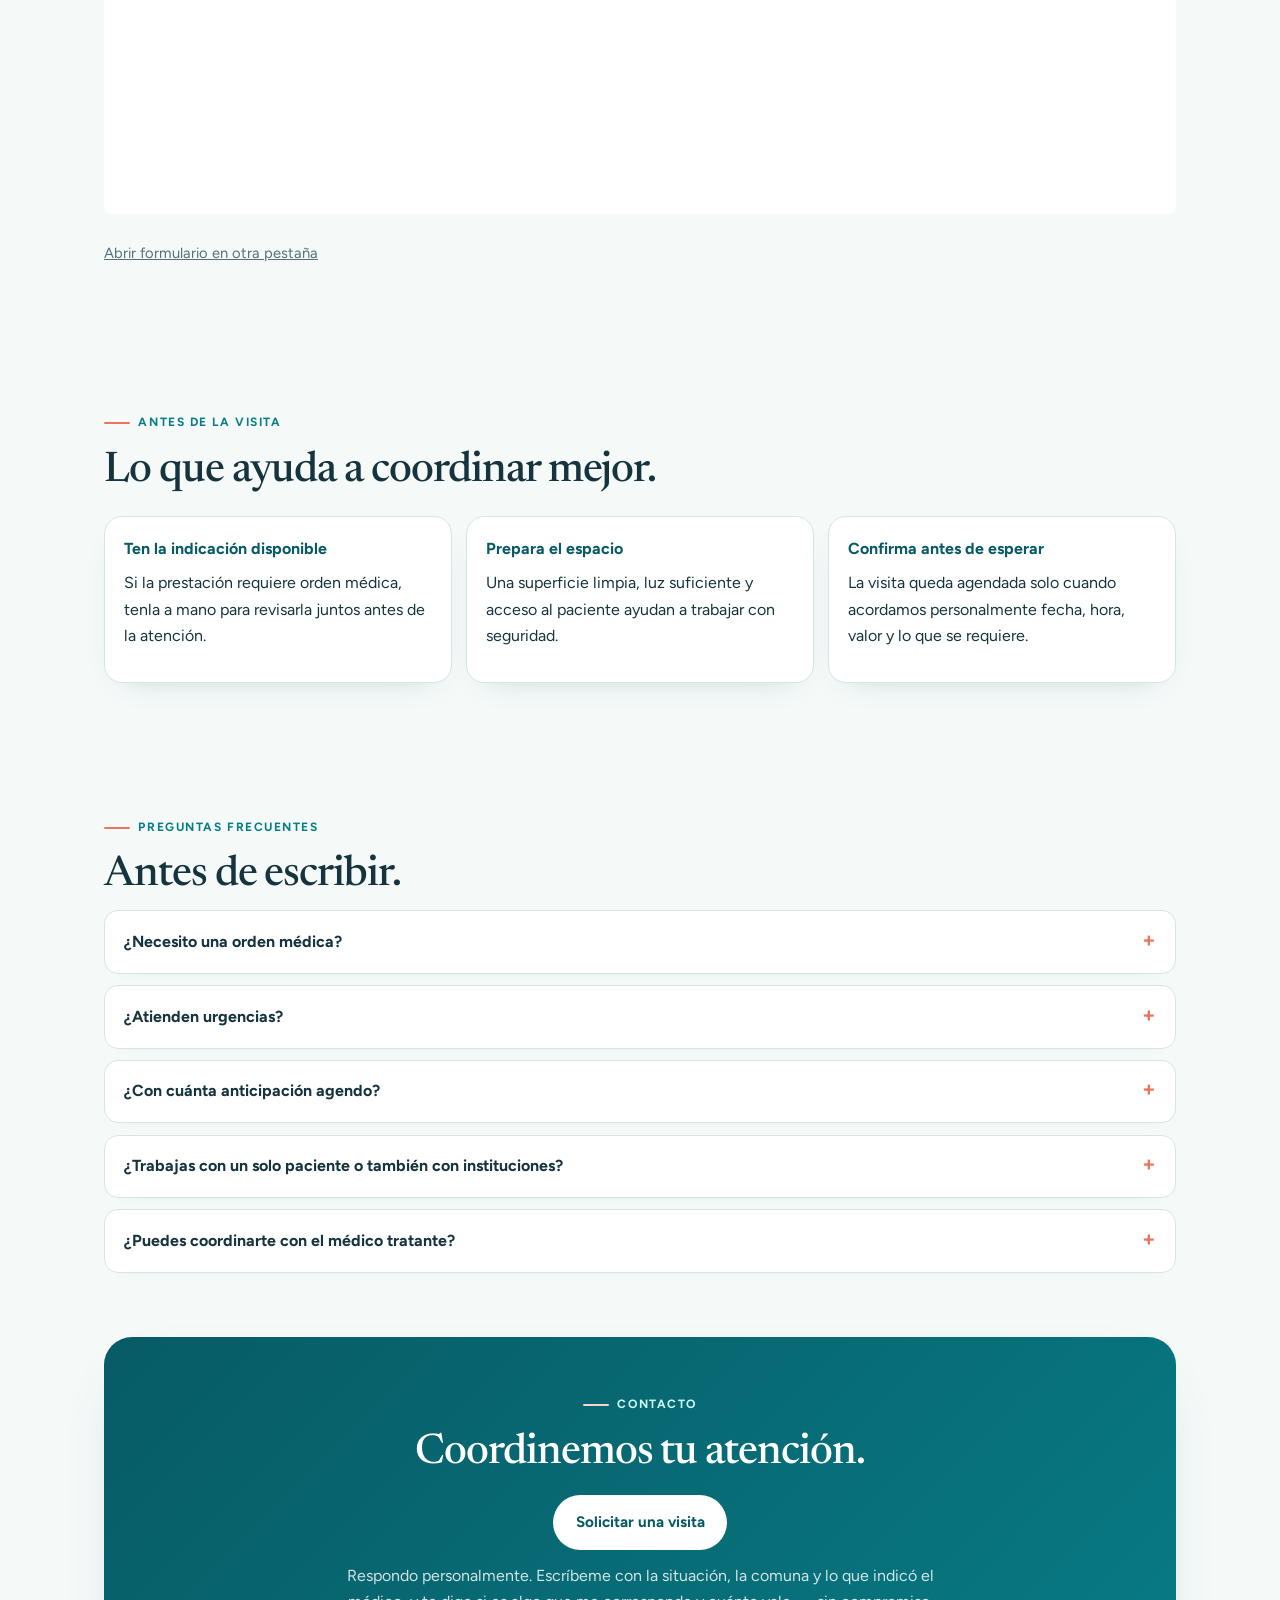
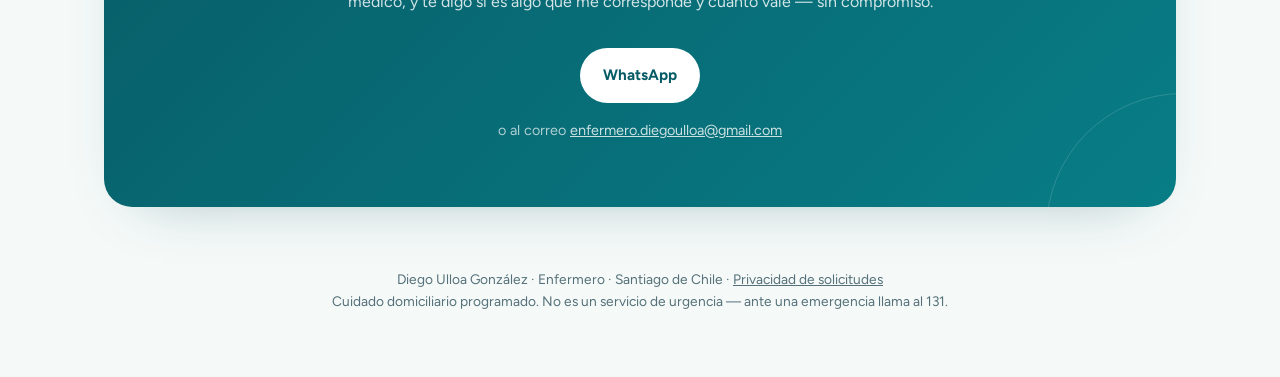
<file: enfermeria-domicilio/index.html>
<!doctype html>
<html lang="es-CL">
<head>
<meta charset="utf-8">
<meta name="viewport" content="width=device-width,initial-scale=1">
<meta name="description" content="Enfermería a domicilio en Santiago con Diego Ulloa. Solicita una visita programada, sujeta a evaluación y confirmación personal.">
<link rel="canonical" href="https://ditolabs.tech/enfermeria-domicilio/">
<meta property="og:type" content="website">
<meta property="og:locale" content="es_CL">
<meta property="og:title" content="Enfermería a Domicilio · Diego Ulloa">
<meta property="og:description" content="Atención de enfermería domiciliaria programada en Santiago, sujeta a evaluación y confirmación personal.">
<title>Enfermería a Domicilio · Diego Ulloa</title>
<script type="application/ld+json">
{
  "@context":"https://schema.org",
  "@graph":[
    {
      "@type":"ProfessionalService",
      "@id":"https://ditolabs.tech/enfermeria-domicilio/#servicio",
      "name":"Enfermería a domicilio · Diego Ulloa",
      "url":"https://ditolabs.tech/enfermeria-domicilio/",
      "telephone":"+56950341505",
      "email":"enfermero.diegoulloa@gmail.com",
      "areaServed":["Providencia","Ñuñoa","La Reina","Las Condes","Macul","Peñalolén","San Joaquín","Santiago Centro"],
      "description":"Atención de enfermería domiciliaria programada en Santiago, sujeta a evaluación y confirmación personal.",
      "provider":{"@id":"https://ditolabs.tech/enfermeria-domicilio/#diego"}
    },
    {
      "@type":"Person",
      "@id":"https://ditolabs.tech/enfermeria-domicilio/#diego",
      "name":"Diego Ulloa González",
      "jobTitle":"Enfermero titulado",
      "telephone":"+56950341505",
      "email":"enfermero.diegoulloa@gmail.com",
      "url":"https://ditolabs.tech/enfermeria-domicilio/"
    },
    {
      "@type":"FAQPage",
      "mainEntity":[
        {"@type":"Question","name":"¿Necesito una orden médica?","acceptedAnswer":{"@type":"Answer","text":"Para curaciones simples, control de signos y educación, no. Para administrar medicamentos, instalar vías o manejar sondas y drenajes, se requiere receta o indicación médica a la vista."}},
        {"@type":"Question","name":"¿Atienden urgencias?","acceptedAnswer":{"@type":"Answer","text":"No. Es cuidado domiciliario programado. Ante una urgencia se debe llamar al SAMU 131 o acudir a un servicio de urgencia."}},
        {"@type":"Question","name":"¿Con cuánta anticipación agendo?","acceptedAnswer":{"@type":"Answer","text":"Idealmente con 24 a 48 horas. Para curaciones y controles puede haber cupo el mismo día; conviene consultar."}},
        {"@type":"Question","name":"¿Puedes coordinarte con el médico tratante?","acceptedAnswer":{"@type":"Answer","text":"Sí. Cada visita queda con un registro escrito que el médico puede revisar en el siguiente control."}}
      ]
    }
  ]
}
</script>
<link rel="stylesheet" href="https://fonts.googleapis.com/css2?family=Newsreader:opsz,wght@6..72,400;6..72,500;6..72,600&family=Newsreader:ital,opsz,wght@1,6..72,400&family=Figtree:wght@400;500;600;700&display=swap">
<style>
  :root{
    --ground:#F5FAF9;
    --surface:#FFFFFF;
    --surface-soft:#EAF5F3;
    --surface-tint:#DDF0EC;
    --ink:#16343D;
    --ink-soft:#557078;
    --line:#D5E6E3;
    --teal:#087D86;
    --teal-dark:#075B66;
    --teal-bright:#0E9D9C;
    --coral:#E8785C;
    --coral-soft:#F8D5CB;
    --focus:#E8785C;
    --shadow:0 22px 60px -38px rgba(13,70,78,.42);
    --shadow-soft:0 12px 30px -22px rgba(13,70,78,.34);
    --maxw:70rem;
    --sans:"Figtree",-apple-system,BlinkMacSystemFont,"Segoe UI",sans-serif;
  }
  :root[data-theme="dark"]{
    --ground:#102528;
    --surface:#173034;
    --surface-soft:#1C3B3C;
    --surface-tint:#22484A;
    --ink:#ECF8F6;
    --ink-soft:#B7CFCC;
    --line:#31585A;
    --teal:#5ED0CA;
    --teal-dark:#46B6B2;
    --teal-bright:#7BE1D8;
    --coral:#FFAA91;
    --coral-soft:#6E4137;
    --focus:#FFAA91;
    --shadow:0 22px 60px -38px rgba(0,0,0,.62);
    --shadow-soft:0 12px 30px -22px rgba(0,0,0,.48);
  }

  *{box-sizing:border-box}
  html{scroll-behavior:smooth}
  body{
    margin:0;
    background:radial-gradient(circle at 88% 1%,#DDF3F0 0,transparent 22rem),var(--ground);
    color:var(--ink);
    font-family:var(--sans);
    line-height:1.65;
    -webkit-font-smoothing:antialiased;
  }
  .wrap{max-width:var(--maxw);margin:0 auto;padding:0 1.5rem}
  h1,h2,h3{font-family:"Newsreader","Iowan Old Style",Georgia,serif;font-weight:500;text-wrap:balance;line-height:1.08;letter-spacing:-.025em}
  h2{font-size:clamp(1.9rem,3.3vw,2.7rem);margin:0 0 .55rem;max-width:23ch}
  h3{font-size:1.3rem;margin:0 0 .35rem;font-weight:600}
  p{margin:0 0 .8rem;max-width:62ch}
  a{color:inherit}
  .eyebrow{display:inline-flex;align-items:center;gap:.5rem;font-size:.75rem;font-weight:700;letter-spacing:.13em;text-transform:uppercase;color:var(--teal);margin:0 0 1rem}
  .eyebrow::before{content:"";width:1.65rem;height:2px;background:var(--coral);border-radius:999px}

  /* header */
  .bar{border-bottom:1px solid color-mix(in srgb,var(--line) 78%,transparent);background:color-mix(in srgb,var(--surface) 88%,transparent);position:sticky;top:0;z-index:20;backdrop-filter:blur(16px);box-shadow:0 6px 20px -20px rgba(12,62,70,.5)}
  .bar .wrap{display:flex;align-items:center;justify-content:space-between;padding-top:.72rem;padding-bottom:.72rem}
  .mark{font-family:"Newsreader",serif;font-size:1.12rem;font-weight:600;letter-spacing:-.02em;color:var(--ink)}
  .mark span{color:var(--coral)}
  .btn{display:inline-flex;align-items:center;justify-content:center;gap:.5rem;background:var(--teal);color:#fff;padding:.88rem 1.35rem;border-radius:999px;font-weight:700;font-size:.95rem;text-decoration:none;border:1px solid transparent;box-shadow:0 12px 20px -16px rgba(4,92,102,.68);transition:transform .18s ease,background .18s ease,box-shadow .18s ease}
  .btn:hover{transform:translateY(-2px);background:var(--teal-dark);box-shadow:0 16px 26px -18px rgba(4,92,102,.76)}
  .btn.ghost{background:var(--surface);color:var(--teal-dark);border-color:var(--line);box-shadow:none}
  .btn.ghost:hover{background:var(--surface-soft)}
  .btn.clay{background:var(--coral);color:#fff;box-shadow:none}
  .btn.clay:hover{background:#CF624A}
  .whatsapp-float{position:fixed;right:1.1rem;bottom:1.1rem;z-index:30;display:flex;align-items:center;gap:.55rem;padding:.82rem 1rem;border-radius:999px;background:#1A9A68;color:#fff;font:700 .92rem/1 var(--sans);text-decoration:none;box-shadow:0 16px 30px -15px rgba(15,93,65,.55);transition:transform .18s ease,box-shadow .18s ease}
  .whatsapp-float:hover{transform:translateY(-2px);box-shadow:0 19px 34px -14px rgba(15,93,65,.65)}
  .whatsapp-float svg{width:1.18rem;height:1.18rem;fill:currentColor}
  a:focus-visible,button:focus-visible{outline:3px solid var(--focus);outline-offset:3px;border-radius:8px}

  /* hero */
  .hero{margin-top:clamp(.85rem,2vw,1.4rem);padding:clamp(1.65rem,4vw,3.25rem);background:linear-gradient(135deg,var(--surface) 0%,#F1FAF8 100%);border:1px solid var(--line);border-radius:28px;box-shadow:var(--shadow);overflow:hidden;position:relative}
  .hero::after{content:"";position:absolute;width:22rem;height:22rem;border-radius:50%;right:-13rem;bottom:-14rem;background:var(--surface-tint);opacity:.75;pointer-events:none}
  .hero-grid{display:grid;grid-template-columns:1.1fr .9fr;gap:clamp(1.5rem,3.5vw,2.8rem);align-items:center;position:relative;z-index:1}
  .hero h1{font-size:clamp(2.55rem,5.5vw,4.25rem);margin:0 0 .9rem;max-width:11ch}
  .hero .lede{font-size:clamp(1.08rem,1.9vw,1.25rem);color:var(--ink-soft);max-width:48ch}
  .hero-actions{display:flex;flex-wrap:wrap;gap:.7rem;margin-top:1.35rem}
  .trust{margin-top:1.45rem;display:flex;flex-wrap:wrap;gap:.65rem 1.15rem;font-size:.86rem;color:var(--ink-soft)}
  .trust span{display:flex;align-items:center;gap:.48rem}
  .dot{width:.48rem;height:.48rem;border-radius:50%;background:var(--coral);box-shadow:0 0 0 4px color-mix(in srgb,var(--coral) 16%,transparent);flex:none}
  .hero-art{background:linear-gradient(150deg,var(--teal-dark),var(--teal));border-radius:24px;padding:1.55rem;aspect-ratio:1/1;display:grid;place-items:center;box-shadow:0 24px 42px -28px rgba(4,85,95,.85);position:relative;overflow:hidden}
  .hero-art::before,.hero-art::after{content:"";position:absolute;border:1px solid rgba(255,255,255,.2);border-radius:50%}
  .hero-art::before{width:18rem;height:18rem;right:-9rem;top:-9rem}.hero-art::after{width:10rem;height:10rem;left:-6rem;bottom:-5rem}
  .hero-art svg{width:100%;height:100%;position:relative;z-index:1}

  section{padding:clamp(2.65rem,5vw,4.25rem) 0;border:0;position:relative}
  #situaciones,#educacion{background:linear-gradient(180deg,transparent 0,var(--surface-soft) 12%,var(--surface-soft) 88%,transparent 100%)}

  /* situations and education */
  .sits{display:grid;grid-template-columns:repeat(3,minmax(0,1fr));gap:.85rem;margin-top:1.35rem}
  .sit,.education-card,.prep-card{background:var(--surface);border:1px solid var(--line);border-radius:18px;box-shadow:var(--shadow-soft);transition:transform .18s ease,box-shadow .18s ease}
  .sit:hover,.education-card:hover,.prep-card:hover{transform:translateY(-3px);box-shadow:0 22px 36px -27px rgba(13,70,78,.45)}
  .sit{padding:1.2rem;display:flex;flex-direction:column;gap:.8rem}
  .sit h3{font-family:var(--sans);font-size:1.02rem;font-weight:700;margin:0;letter-spacing:0}
  .sit p{font-size:.93rem;color:var(--ink-soft);margin:0}

  /* services */
  .svc{display:grid;grid-template-columns:1fr;gap:0;margin-top:1.35rem;border:1px solid var(--line);border-radius:20px;overflow:hidden;background:var(--surface);box-shadow:var(--shadow-soft)}
  .svc-row{display:grid;grid-template-columns:2.8rem 10rem 1fr;gap:1.05rem;padding:1.05rem 1.25rem;align-items:start}
  .svc-row+.svc-row{border-top:1px solid var(--line)}
  .svc-row:nth-child(even){background:color-mix(in srgb,var(--surface-soft) 48%,transparent)}
  .svc-row dt{font-weight:700;font-size:.98rem;color:var(--teal-dark);margin:0;padding-top:.35rem}
  .svc-row dd{margin:0;font-size:.95rem;color:var(--ink-soft);padding-top:.35rem}

  /* steps */
  .steps{counter-reset:s;display:grid;grid-template-columns:repeat(3,minmax(0,1fr));gap:.85rem;margin-top:1.35rem}
  .step{padding:1.3rem;background:var(--surface);border:1px solid var(--line);border-radius:18px;box-shadow:var(--shadow-soft)}
  .step::before{counter-increment:s;content:"0" counter(s);display:inline-grid;place-items:center;margin-bottom:1rem;font:700 .82rem/1 var(--sans);letter-spacing:.07em;color:var(--coral);width:2.3rem;height:2.3rem;background:var(--coral-soft);border-radius:.7rem}
  .step h3{font-family:var(--sans);font-size:1.03rem;font-weight:700;letter-spacing:0}
  .step p{font-size:.93rem;color:var(--ink-soft);margin:0}

  /* personal profile */
  .about{display:grid;grid-template-columns:7rem 1fr;gap:1.5rem;background:linear-gradient(135deg,var(--teal-dark),var(--teal));color:#fff;border-radius:24px;padding:clamp(1.5rem,3vw,2.35rem);align-items:start;box-shadow:var(--shadow)}
  .avatar{width:7rem;height:7rem;border-radius:24px;background:rgba(255,255,255,.14);border:1px solid rgba(255,255,255,.25);color:#fff;display:grid;place-items:center;font-family:"Newsreader",serif;font-size:2.75rem;font-weight:500}
  .about p{color:rgba(255,255,255,.85)}
  .about .quote{font-family:"Newsreader",serif;font-style:italic;font-size:1.3rem;color:#fff;border-left:2px solid var(--coral-soft);padding-left:1.1rem;margin:.6rem 0 0}

  /* education */
  .education-grid{display:grid;grid-template-columns:repeat(2,minmax(0,1fr));gap:.85rem;margin-top:1.35rem}
  .education-card{padding:1.25rem;display:flex;flex-direction:column;gap:.7rem}
  .education-card h3{font-family:var(--sans);font-size:1.02rem;margin:0;color:var(--teal-dark);letter-spacing:0}
  .education-card p{font-size:.94rem;color:var(--ink-soft);margin:0}
  .education-card a{color:var(--teal-dark);font-size:.9rem;font-weight:700;text-decoration:none;margin-top:auto}
  .education-card a:hover{text-decoration:underline}
  .education-note{margin-top:1rem;padding:1.1rem 1.2rem;border-left:4px solid var(--coral);border-radius:0 12px 12px 0;background:var(--surface);font-size:.92rem;color:var(--ink-soft);box-shadow:var(--shadow-soft)}

  /* coverage and preparation */
  .cov{display:flex;flex-wrap:wrap;gap:.55rem;margin:1.4rem 0 0}
  .chip{font-size:.86rem;font-weight:600;padding:.45rem .9rem;border:1px solid var(--line);border-radius:999px;background:var(--surface);box-shadow:0 6px 14px -14px rgba(13,70,78,.4)}
  .note{font-size:.92rem;color:var(--ink-soft);margin-top:1.15rem}
  .prep-grid{display:grid;grid-template-columns:repeat(3,1fr);gap:.85rem;margin-top:1.35rem}
  .prep-card{padding:1.2rem}
  .prep-card strong{display:block;margin-bottom:.5rem;color:var(--teal-dark)}

  /* FAQ */
  details{border:1px solid var(--line);background:var(--surface);border-radius:14px;padding:0 1.2rem;margin-top:.7rem;box-shadow:0 8px 20px -22px rgba(13,70,78,.4)}
  details:last-of-type{border-bottom:1px solid var(--line)}
  summary{font-weight:700;cursor:pointer;list-style:none;display:flex;justify-content:space-between;gap:1rem;padding:1.1rem 0;font-size:1rem}
  summary::-webkit-details-marker{display:none}
  summary::after{content:"+";color:var(--coral);font-size:1.35rem;line-height:1;flex:none}
  details[open] summary::after{content:"–"}
  details p{margin:0 0 1.1rem;font-size:.96rem;color:var(--ink-soft)}

  /* contact */
  .contact{text-align:center;background:linear-gradient(135deg,var(--teal-dark),var(--teal));color:#fff;border-radius:28px;padding:clamp(2rem,4vw,3.25rem) 1.5rem;margin-bottom:1rem;box-shadow:var(--shadow);position:relative;overflow:hidden}
  .contact::after{content:"";position:absolute;width:17rem;height:17rem;border:1px solid rgba(255,255,255,.15);border-radius:50%;right:-9rem;bottom:-10rem}
  .contact>*{position:relative;z-index:1}
  .contact h2{color:#fff;margin-left:auto;margin-right:auto}
  .contact .eyebrow{color:#D1FAF5}.contact .eyebrow::before{background:var(--coral-soft)}
  .contact p{margin-left:auto;margin-right:auto;color:rgba(255,255,255,.82)}
  .contact .btn{background:#fff;color:var(--teal-dark);margin-top:.6rem;box-shadow:none}.contact .btn:hover{background:var(--surface-soft)}
  footer{padding:2.8rem 0 4rem;font-size:.86rem;color:var(--ink-soft);text-align:center}

  /* icons */
  .icon{width:1.35rem;height:1.35rem;flex:none;stroke:currentColor;fill:none;stroke-width:1.75;stroke-linecap:round;stroke-linejoin:round}
  .icon-circle{width:2.7rem;height:2.7rem;border-radius:.85rem;background:var(--surface-tint);color:var(--teal-dark);display:grid;place-items:center;flex:none}

  @media(max-width:46rem){
    body{background:var(--ground)}
    .wrap{padding-left:1.15rem;padding-right:1.15rem}
    .bar .wrap{padding-top:.65rem;padding-bottom:.65rem}.mark{font-size:1rem}
    .hero{margin-top:0;border-radius:0;border-left:0;border-right:0;box-shadow:none;padding:2.1rem 1.15rem}
    .hero-grid{grid-template-columns:1fr}.hero h1{font-size:clamp(2.55rem,12vw,3.55rem)}.hero-art{max-width:22rem;margin:0 auto;aspect-ratio:4/3}
    .sits,.steps{grid-template-columns:1fr}.prep-grid,.education-grid{grid-template-columns:1fr}
    .whatsapp-float span{display:none}.whatsapp-float{padding:.95rem}.about{grid-template-columns:1fr;gap:1.3rem}.avatar{width:5rem;height:5rem;border-radius:18px}.svc-row{grid-template-columns:2.5rem 1fr;grid-template-areas:"icon title" ". desc";gap:.25rem .85rem;padding:1.1rem}.svc-row .icon-circle{grid-area:icon}.svc-row dt{grid-area:title;padding-top:.15rem}.svc-row dd{grid-area:desc;padding-top:0}
  }
  @media (prefers-reduced-motion:reduce){*{transition:none!important;scroll-behavior:auto!important}}
</style>
</head>
<body>

<svg width="0" height="0" style="position:absolute" aria-hidden="true">
  <defs>
    <symbol id="i-bandage" viewBox="0 0 24 24"><path d="M7 17 17 7"/><rect x="3.5" y="13.5" width="6" height="6" rx="2" transform="rotate(-45 6.5 16.5)"/><rect x="14.5" y="4.5" width="6" height="6" rx="2" transform="rotate(-45 17.5 7.5)"/><path d="M10 14a1.4 1.4 0 0 0 2 0M12 10a1.4 1.4 0 0 1 2 0"/></symbol>
    <symbol id="i-pulse" viewBox="0 0 24 24"><path d="M3 12h4l2 7 4-14 2 7h6"/></symbol>
    <symbol id="i-drop" viewBox="0 0 24 24"><path d="M12 3s6 7 6 11.5A6 6 0 0 1 6 14.5C6 10 12 3 12 3Z"/></symbol>
    <symbol id="i-tube" viewBox="0 0 24 24"><circle cx="12" cy="6" r="2.6"/><path d="M12 8.6V15q0 3-3 3H7"/><path d="M4.5 21 7 18"/></symbol>
    <symbol id="i-iv" viewBox="0 0 24 24"><path d="M9 3h6l-1 5h2l-5 8 1-5H9l1-5Z" transform="translate(0,-1)"/><path d="M12 15v6"/></symbol>
    <symbol id="i-hands" viewBox="0 0 24 24"><path d="M12 20s-6-3.6-8.5-7.8C2 9.7 3.3 7 6 7c1.4 0 2.4.8 3 1.6"/><path d="M12 20s6-3.6 8.5-7.8C22 9.7 20.7 7 18 7c-1.4 0-2.4.8-3 1.6"/><path d="M9 8.5C9 6 10.4 4 12 4s3 2 3 4.5"/></symbol>
    <symbol id="i-house" viewBox="0 0 24 24"><path d="M4 11 12 4l8 7"/><path d="M6 10v9h12v-9"/><path d="M10 19v-5h4v5"/></symbol>
    <symbol id="i-clip" viewBox="0 0 24 24"><rect x="5" y="4" width="14" height="17" rx="2"/><path d="M9 4V3a1 1 0 0 1 1-1h4a1 1 0 0 1 1 1v1"/><path d="M8.5 12l2.2 2.2L15.5 10"/></symbol>
    <symbol id="i-person" viewBox="0 0 24 24"><circle cx="12" cy="7" r="3.4"/><path d="M5 21c0-4 3.2-6.5 7-6.5S19 17 19 21"/></symbol>
  </defs>
</svg>

<header class="bar">
  <div class="wrap">
    <span class="mark">Diego Ulloa <span>·</span> Enfermería a domicilio</span>
    <a class="btn clay" href="#contacto" style="padding:.55rem 1.1rem;font-size:.88rem">Agendar visita</a>
  </div>
</header>

<main>
  <div class="wrap hero">
    <div class="hero-grid">
      <div>
        <p class="eyebrow">Enfermero titulado · Santiago</p>
        <h1>Experiencia hospitalaria, en la tranquilidad de tu casa.</h1>
        <p class="lede">Curaciones, medicación, sondas, control de pacientes crónicos y cuidado post-operatorio a domicilio. Atiende siempre un enfermero titulado — nunca un reemplazo de última hora.</p>
        <div class="hero-actions">
          <a class="btn" href="#contacto" data-track="hero_whatsapp">Escríbeme por WhatsApp</a>
          <a class="btn ghost" href="#servicios">Ver qué atiendo</a>
        </div>
        <div class="trust">
          <span><i class="dot"></i>Enfermero titulado, inscrito en el RNPI</span>
          <span><i class="dot"></i>5 años de experiencia clínica en distintos servicios</span>
          <span><i class="dot"></i>Boleta de honorarios por cada atención</span>
        </div>
      </div>
      <div class="hero-art" aria-hidden="true">
        <svg viewBox="0 0 320 320" xmlns="http://www.w3.org/2000/svg">
          <circle cx="160" cy="160" r="128" fill="none" stroke="var(--line)" stroke-width="1"/>
          <path d="M60 176 100 176 112 148 128 204 144 168 156 176 260 176" fill="none" stroke="var(--clay)" stroke-width="3.5" stroke-linecap="round" stroke-linejoin="round"/>
          <g fill="none" stroke="var(--teal)" stroke-width="3.5" stroke-linecap="round" stroke-linejoin="round">
            <path d="M96 120 160 68 224 120"/>
            <path d="M108 112 108 196 212 196 212 112"/>
            <path d="M142 196 142 156 178 156 178 196"/>
          </g>
          <circle cx="160" cy="68" r="5" fill="var(--clay)" stroke="none"/>
        </svg>
      </div>
    </div>
  </div>

  <section id="situaciones">
    <div class="wrap">
      <p class="eyebrow">Cuándo llamar</p>
      <h2>Situaciones que resuelvo sin que tengas que trasladar al paciente.</h2>
      <div class="sits">
        <div class="sit"><span class="icon-circle"><svg class="icon"><use href="#i-bandage"/></svg></span><h3>Volvió de una operación</h3><p>Control de herida operatoria, retiro de puntos o corchetes, manejo del dolor y pesquisa temprana de infección.</p></div>
        <div class="sit"><span class="icon-circle"><svg class="icon"><use href="#i-person"/></svg></span><h3>Un adulto mayor que ya no debería salir tanto</h3><p>Control de presión y glicemia, revisión de medicamentos, prevención de escaras y coordinación con su médico tratante.</p></div>
        <div class="sit"><span class="icon-circle"><svg class="icon"><use href="#i-drop"/></svg></span><h3>Herida que no cierra</h3><p>Curación avanzada de úlceras por presión, pie diabético y heridas crónicas con material adecuado, no parche y gasa.</p></div>
        <div class="sit"><span class="icon-circle"><svg class="icon"><use href="#i-tube"/></svg></span><h3>Sondas y ostomías en casa</h3><p>Cambio de sonda Foley, aseo y educación de gastrostomía, colostomía e ileostomía para el paciente y su cuidador.</p></div>
        <div class="sit"><span class="icon-circle"><svg class="icon"><use href="#i-iv"/></svg></span><h3>Tratamiento endovenoso indicado</h3><p>Instalación de vía, administración de antibiótico o suero según receta médica y vigilancia de la infusión.</p></div>
        <div class="sit"><span class="icon-circle"><svg class="icon"><use href="#i-hands"/></svg></span><h3>El cuidador está agotado y con miedo</h3><p>Una visita para ordenar el cuidado, enseñar las maniobras y dejar por escrito qué hacer y cuándo pedir ayuda.</p></div>
      </div>
    </div>
  </section>

  <section id="servicios">
    <div class="wrap">
      <p class="eyebrow">Servicios</p>
      <h2>Qué incluye una atención.</h2>
      <p>Toda prestación que requiera indicación médica se realiza con la receta o la orden a la vista. Si algo se escapa de lo que corresponde a enfermería, te lo digo y te derivo.</p>
      <dl class="svc">
        <div class="svc-row"><span class="icon-circle"><svg class="icon"><use href="#i-bandage"/></svg></span><dt>Curaciones</dt><dd>Simples y avanzadas, heridas operatorias, úlceras por presión, pie diabético, quemaduras menores. Retiro de puntos y corchetes.</dd></div>
        <div class="svc-row"><span class="icon-circle"><svg class="icon"><use href="#i-iv"/></svg></span><dt>Medicamentos</dt><dd>Administración intramuscular, subcutánea y endovenosa. Educación en insulina y en tratamiento anticoagulante oral (TACO).</dd></div>
        <div class="svc-row"><span class="icon-circle"><svg class="icon"><use href="#i-tube"/></svg></span><dt>Sondas y drenajes</dt><dd>Instalación y cambio de sonda vesical, manejo de sonda nasogástrica y gastrostomía, cuidado de drenajes.</dd></div>
        <div class="svc-row"><span class="icon-circle"><svg class="icon"><use href="#i-clip"/></svg></span><dt>Ostomías</dt><dd>Cambio de dispositivo, cuidado de la piel periestomal y entrenamiento del paciente y su familia.</dd></div>
        <div class="svc-row"><span class="icon-circle"><svg class="icon"><use href="#i-pulse"/></svg></span><dt>Control y seguimiento</dt><dd>Signos vitales, glicemia capilar, control de paciente crónico, hipertenso y diabético. Informe escrito para el médico tratante.</dd></div>
        <div class="svc-row"><span class="icon-circle"><svg class="icon"><use href="#i-house"/></svg></span><dt>Post-operatorio</dt><dd>Acompañamiento las primeras semanas tras el alta, pesquisa de complicaciones y coordinación de controles.</dd></div>
        <div class="svc-row"><span class="icon-circle"><svg class="icon"><use href="#i-hands"/></svg></span><dt>Educación al cuidador</dt><dd>Movilización segura, prevención de escaras, alimentación por sonda, preparación de medicamentos y señales de alarma.</dd></div>
      </dl>
    </div>
  </section>

  <section id="como">
    <div class="wrap">
      <p class="eyebrow">Cómo funciona</p>
      <h2>Tres pasos, sin letra chica.</h2>
      <div class="steps">
        <div class="step"><h3>Hablamos por WhatsApp</h3><p>Me cuentas qué pasa, qué indicó el médico y en qué comuna están. Te digo de inmediato si es algo que me corresponde y cuánto vale.</p></div>
        <div class="step"><h3>Primera visita de evaluación</h3><p>Voy, reviso al paciente, hago la prestación del día y armamos juntos el plan: qué se necesita, cada cuánto y quién hace qué.</p></div>
        <div class="step"><h3>Seguimiento acordado</h3><p>Visitas puntuales o un plan semanal. Cada atención queda con registro escrito y boleta. Si algo cambia, lo ajustamos.</p></div>
      </div>
    </div>
  </section>

  <section id="quien">
    <div class="wrap">
      <p class="eyebrow">Quién te atiende</p>
      <div class="about">
        <span class="avatar" aria-hidden="true">DU</span>
        <div>
          <h2 style="margin-bottom:.4rem">Diego Ulloa González</h2>
          <p>Soy enfermero titulado, con cinco años de experiencia clínica en distintos servicios hospitalarios. Mi mayor experiencia fue en Medicina, donde trabajé tres años y medio acompañando a pacientes con necesidades diversas y coordinando cuidados con sus familias y equipos tratantes.</p>
          <p>Además desarrollo herramientas clínicas de seguridad del paciente, así que la parte de "qué fármaco no va con cuál" y "qué vigilar" la tengo muy presente en cada visita.</p>
          <p class="quote">Cada atención se planifica con calma, técnica y una comunicación clara con la familia.</p>
        </div>
      </div>
    </div>
  </section>

  <section id="educacion">
    <div class="wrap">
      <p class="eyebrow">Educación en salud</p>
      <h2>Información clara para cuidar mejor cada día.</h2>
      <p>Comparto orientaciones útiles para pacientes y cuidadores, basadas en fuentes oficiales. Sirven para acompañar el cuidado cotidiano; las decisiones sobre diagnósticos, tratamientos y procedimientos se toman con el equipo tratante.</p>
      <div class="education-grid">
        <article class="education-card">
          <h3>Alimentación y vida sana</h3>
          <p>Priorizar alimentos frescos, agua, frutas, verduras y legumbres ayuda a cuidar la salud a lo largo de la vida. Los cambios se adaptan a cada persona, especialmente si hay diabetes, enfermedad renal o una indicación nutricional.</p>
          <a href="https://saludresponde.minsal.cl/guias-alimentarias-para-chile/" target="_blank" rel="noopener noreferrer" data-track="educacion_guias_alimentarias">Ver guías alimentarias de MINSAL →</a>
        </article>
        <article class="education-card">
          <h3>Movimiento y prevención de caídas</h3>
          <p>Moverse de forma regular y segura favorece fuerza, equilibrio, descanso y autonomía. Tras una hospitalización, cirugía o caída reciente, el nivel de actividad debe acordarse de manera individual.</p>
          <a href="https://redcronicas.minsal.cl/orientacion-tecnica-actividad-fisica-y-ejercicio-segun-curso-de-vida-y-comorbilidad/" target="_blank" rel="noopener noreferrer" data-track="educacion_actividad_fisica">Ver orientación de actividad física →</a>
        </article>
        <article class="education-card">
          <h3>Uso seguro de medicamentos</h3>
          <p>Una lista actualizada de medicamentos, dosis y horarios reduce confusiones en casa. No suspendas, dupliques ni cambies un tratamiento por cuenta propia; ante dudas, consulta a tu médico, químico farmacéutico o enfermero.</p>
          <a href="#contacto" data-track="educacion_medicamentos_consulta">Consultar una duda de coordinación →</a>
        </article>
        <article class="education-card">
          <h3>Cuidado de piel y heridas</h3>
          <p>La piel requiere revisión frecuente, higiene suave, alivio de presión y un plan de curación definido cuando corresponde. Una herida que cambia, duele más, sangra o presenta secreción necesita evaluación profesional.</p>
          <a href="#contacto" data-track="educacion_heridas_consulta">Coordinar una evaluación domiciliaria →</a>
        </article>
      </div>
      <p class="education-note"><strong>Importante:</strong> este espacio no reemplaza una consulta clínica ni entrega indicaciones para urgencias. Si hay dificultad para respirar, dolor en el pecho, compromiso de conciencia, sangrado que no cede u otra emergencia, llama al 131 o acude a urgencias.</p>
    </div>
  </section>

  <section id="cobertura">
    <div class="wrap">
      <p class="eyebrow">Cobertura y valores</p>
      <h2>Sector oriente y centro de Santiago.</h2>
      <div class="cov">
        <span class="chip">Providencia</span><span class="chip">Ñuñoa</span><span class="chip">La Reina</span>
        <span class="chip">Las Condes</span><span class="chip">Macul</span><span class="chip">Peñalolén</span>
        <span class="chip">San Joaquín</span><span class="chip">Santiago Centro</span>
      </div>
      <p class="note">¿Otra comuna? Pregunta igual — depende del horario y del traslado.</p>
      <p class="note">El valor de cada prestación se confirma antes de la visita, según lo que se necesita y la frecuencia. Los insumos se cotizan aparte y con transparencia. Se emite boleta de honorarios electrónica por cada atención, útil para reembolso de isapre o seguro complementario.</p>
    </div>
  </section>

  <section id="solicitud"><div class="wrap">
<p class="eyebrow">Solicitar una visita</p><h2>Déjame tus datos para coordinar contigo.</h2>
<p>Esta solicitud no reserva una hora. Revisaré personalmente el motivo y la comuna para acordar disponibilidad, valor e indicación médica cuando corresponda.</p>
<p>No ingreses diagnósticos ni transcribas recetas. Este formulario no es un canal de urgencias.</p>
<iframe src="https://api.leadconnectorhq.com/widget/form/Ua7Ss5T4LHjsDoBywuX7" title="Solicitud de enfermería a domicilio" style="width:100%;height:1350px;border:0;border-radius:8px;background:#fff" loading="lazy"></iframe>
<p class="note"><a href="https://api.leadconnectorhq.com/widget/form/Ua7Ss5T4LHjsDoBywuX7" target="_blank" rel="noopener" data-track="enfermeria_formulario_externo">Abrir formulario en otra pestaña</a></p>
</div></section>
<section id="preparacion"><div class="wrap">
  <p class="eyebrow">Antes de la visita</p><h2>Lo que ayuda a coordinar mejor.</h2>
  <div class="prep-grid">
    <article class="prep-card"><strong>Ten la indicación disponible</strong><p>Si la prestación requiere orden médica, tenla a mano para revisarla juntos antes de la atención.</p></article>
    <article class="prep-card"><strong>Prepara el espacio</strong><p>Una superficie limpia, luz suficiente y acceso al paciente ayudan a trabajar con seguridad.</p></article>
    <article class="prep-card"><strong>Confirma antes de esperar</strong><p>La visita queda agendada solo cuando acordamos personalmente fecha, hora, valor y lo que se requiere.</p></article>
  </div>
</div></section>
<section id="faq">
    <div class="wrap">
      <p class="eyebrow">Preguntas frecuentes</p>
      <h2>Antes de escribir.</h2>
      <details><summary>¿Necesito una orden médica?</summary><p>Para curaciones simples, control de signos y educación, no. Para administrar medicamentos, instalar vías o manejar sondas y drenajes, sí necesito la receta o la indicación médica a la vista. Si no la tienes clara, escríbeme y lo revisamos.</p></details>
      <details><summary>¿Atienden urgencias?</summary><p>No. Esto es cuidado domiciliario programado. Ante una urgencia —dolor en el pecho, dificultad para respirar, compromiso de conciencia, sangrado que no cede— llama al SAMU 131 o acude a un servicio de urgencia.</p></details>
      <details><summary>¿Con cuánta anticipación agendo?</summary><p>Idealmente con 24 a 48 horas. Para curaciones y controles a veces hay cupo el mismo día; conviene preguntar.</p></details>
      <details><summary>¿Trabajas con un solo paciente o también con instituciones?</summary><p>Ambos. Atiendo familias directamente y también tomo derivaciones de médicos, kinesiólogos y residencias de adultos mayores del sector.</p></details>
      <details><summary>¿Puedes coordinarte con el médico tratante?</summary><p>Sí, y es lo que recomiendo. Cada visita queda con un registro escrito que el médico puede revisar en el siguiente control.</p></details>
    </div>
  </section>

  <div class="wrap">
    <div class="contact" id="contacto">
      <p class="eyebrow">Contacto</p>
      <h2>Coordinemos tu atención.</h2>
<p><a class="btn" href="#solicitud" data-track="enfermeria_contacto_formulario">Solicitar una visita</a></p>
      <p>Respondo personalmente. Escríbeme con la situación, la comuna y lo que indicó el médico, y te digo si es algo que me corresponde y cuánto vale — sin compromiso.</p>
      <p style="margin-top:1.4rem">
        <a class="btn" data-track="contacto_whatsapp" href="https://wa.me/56950341505?text=Hola%20Diego%2C%20necesito%20una%20atenci%C3%B3n%20de%20enfermer%C3%ADa%20a%20domicilio">WhatsApp</a>
      </p>
      <p style="font-size:.9rem;margin-top:1rem;opacity:.82">o al correo <a href="mailto:enfermero.diegoulloa@gmail.com" style="color:var(--ground);text-decoration:underline">enfermero.diegoulloa@gmail.com</a></p>
    </div>
  </div>
</main>

<footer>
  <div class="wrap">
    Diego Ulloa González · Enfermero · Santiago de Chile · <a href="privacidad.html">Privacidad de solicitudes</a><br>
    Cuidado domiciliario programado. No es un servicio de urgencia — ante una emergencia llama al 131.
  </div>
</footer>

<a class="whatsapp-float" data-track="flotante_whatsapp" href="https://wa.me/56950341505?text=Hola%20Diego%2C%20necesito%20una%20atenci%C3%B3n%20de%20enfermer%C3%ADa%20a%20domicilio" aria-label="Escribir a Diego por WhatsApp"><svg viewBox="0 0 24 24" aria-hidden="true"><path d="M20.5 3.5A11.8 11.8 0 0 0 12.1 0C5.6 0 .3 5.3.3 11.8c0 2.1.5 4.1 1.5 5.9L.2 24l6.5-1.7a11.8 11.8 0 0 0 5.6 1.4h.1c6.5 0 11.8-5.3 11.8-11.8 0-3.1-1.2-6.1-3.7-8.4Zm-8.3 18.2h-.1c-1.9 0-3.8-.5-5.4-1.5l-.4-.2-3.8 1 1-3.7-.3-.4a9.7 9.7 0 0 1-1.5-5.2c0-5.4 4.4-9.8 9.8-9.8 2.6 0 5.1 1 6.9 2.9a9.7 9.7 0 0 1 2.9 6.9c0 5.4-4.4 9.8-9.8 9.8Zm5.4-7.4c-.3-.2-1.8-.9-2.1-1s-.5-.2-.7.2-.8 1-.9 1.2-.3.3-.6.1c-1.8-.9-3-1.6-4.2-3.7-.3-.5.3-.5.8-1.6.1-.2 0-.4 0-.5s-.7-1.7-.9-2.3c-.3-.6-.5-.5-.7-.5h-.6c-.2 0-.5.1-.8.4s-1 1-1 2.5 1 3 1.2 3.2c.2.2 2.1 3.3 5.2 4.6.7.3 1.3.5 1.8.6.7.2 1.3.1 1.8.1.6-.1 1.8-.7 2-1.4s.2-1.3.1-1.4c0-.1-.2-.2-.5-.4Z"/></svg><span>WhatsApp</span></a>
<script src="/js/analytics-consent.js" defer></script>
</body></html>
</file>
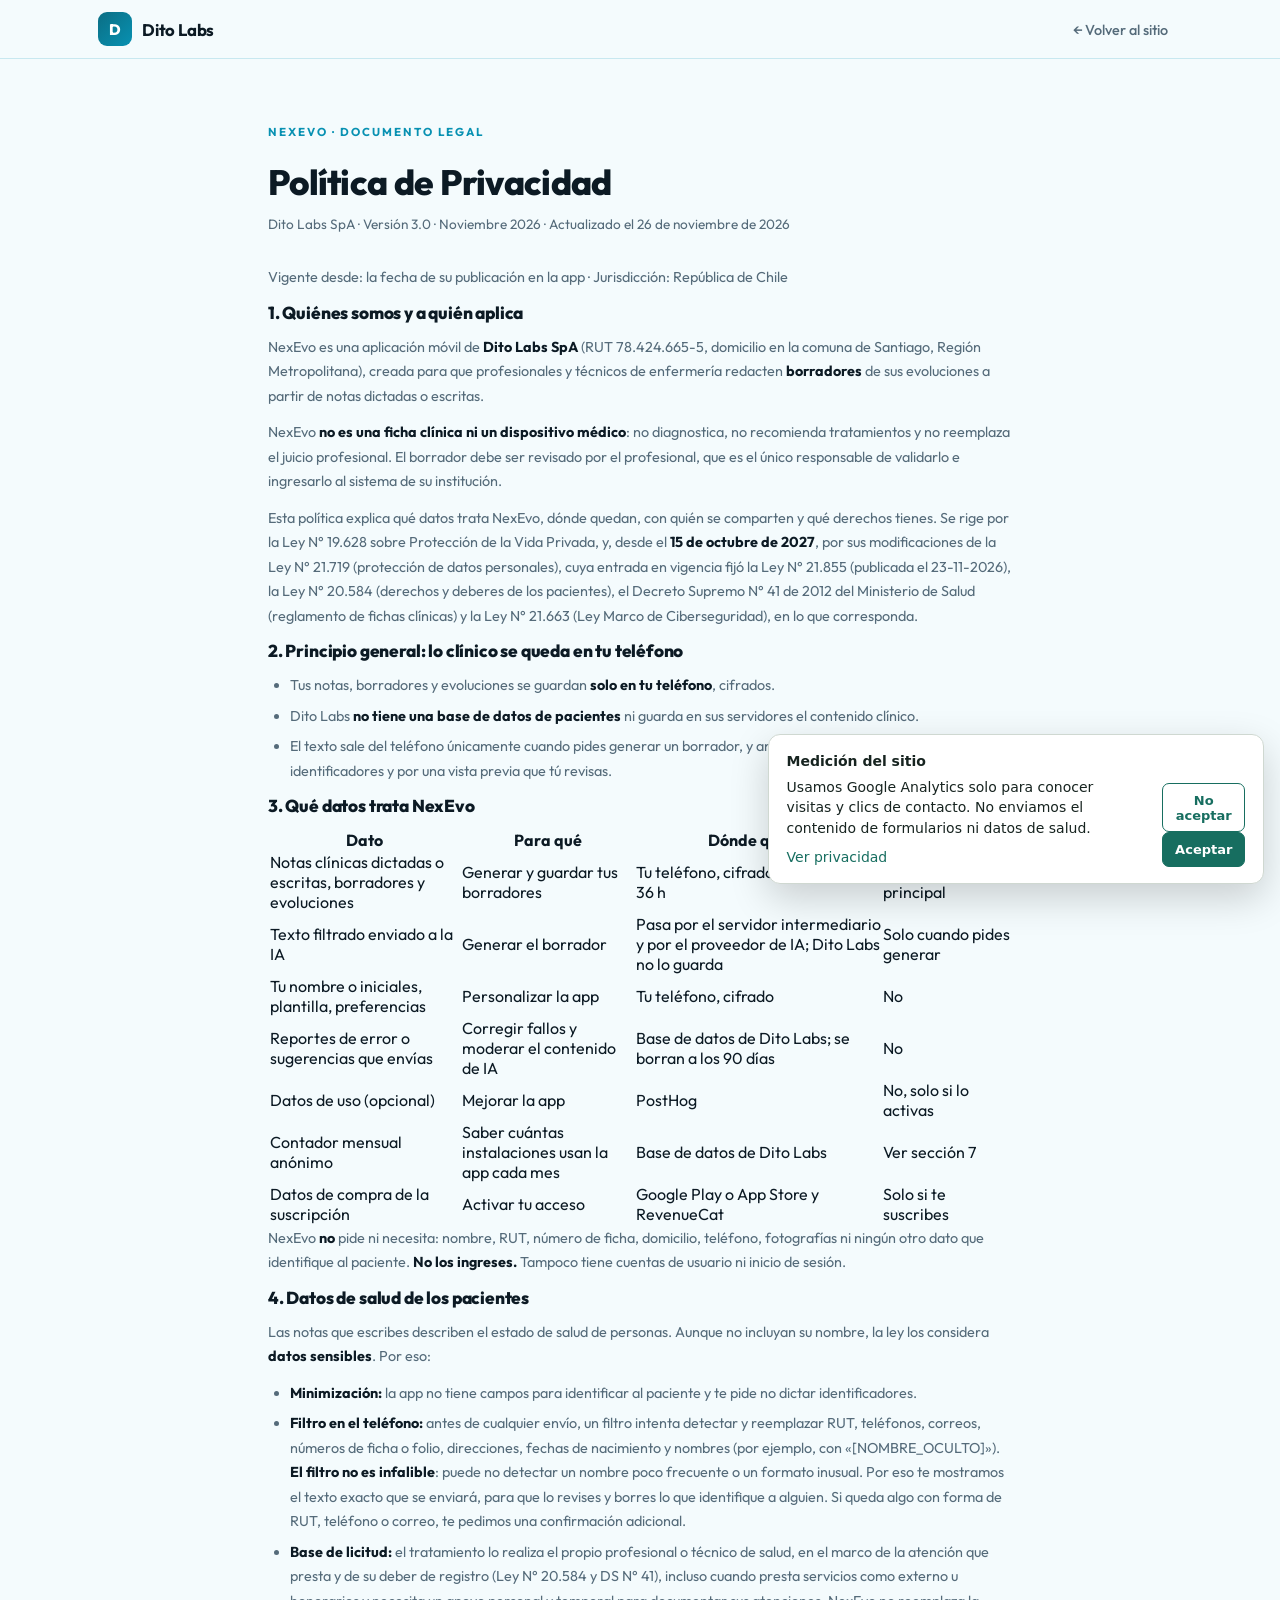
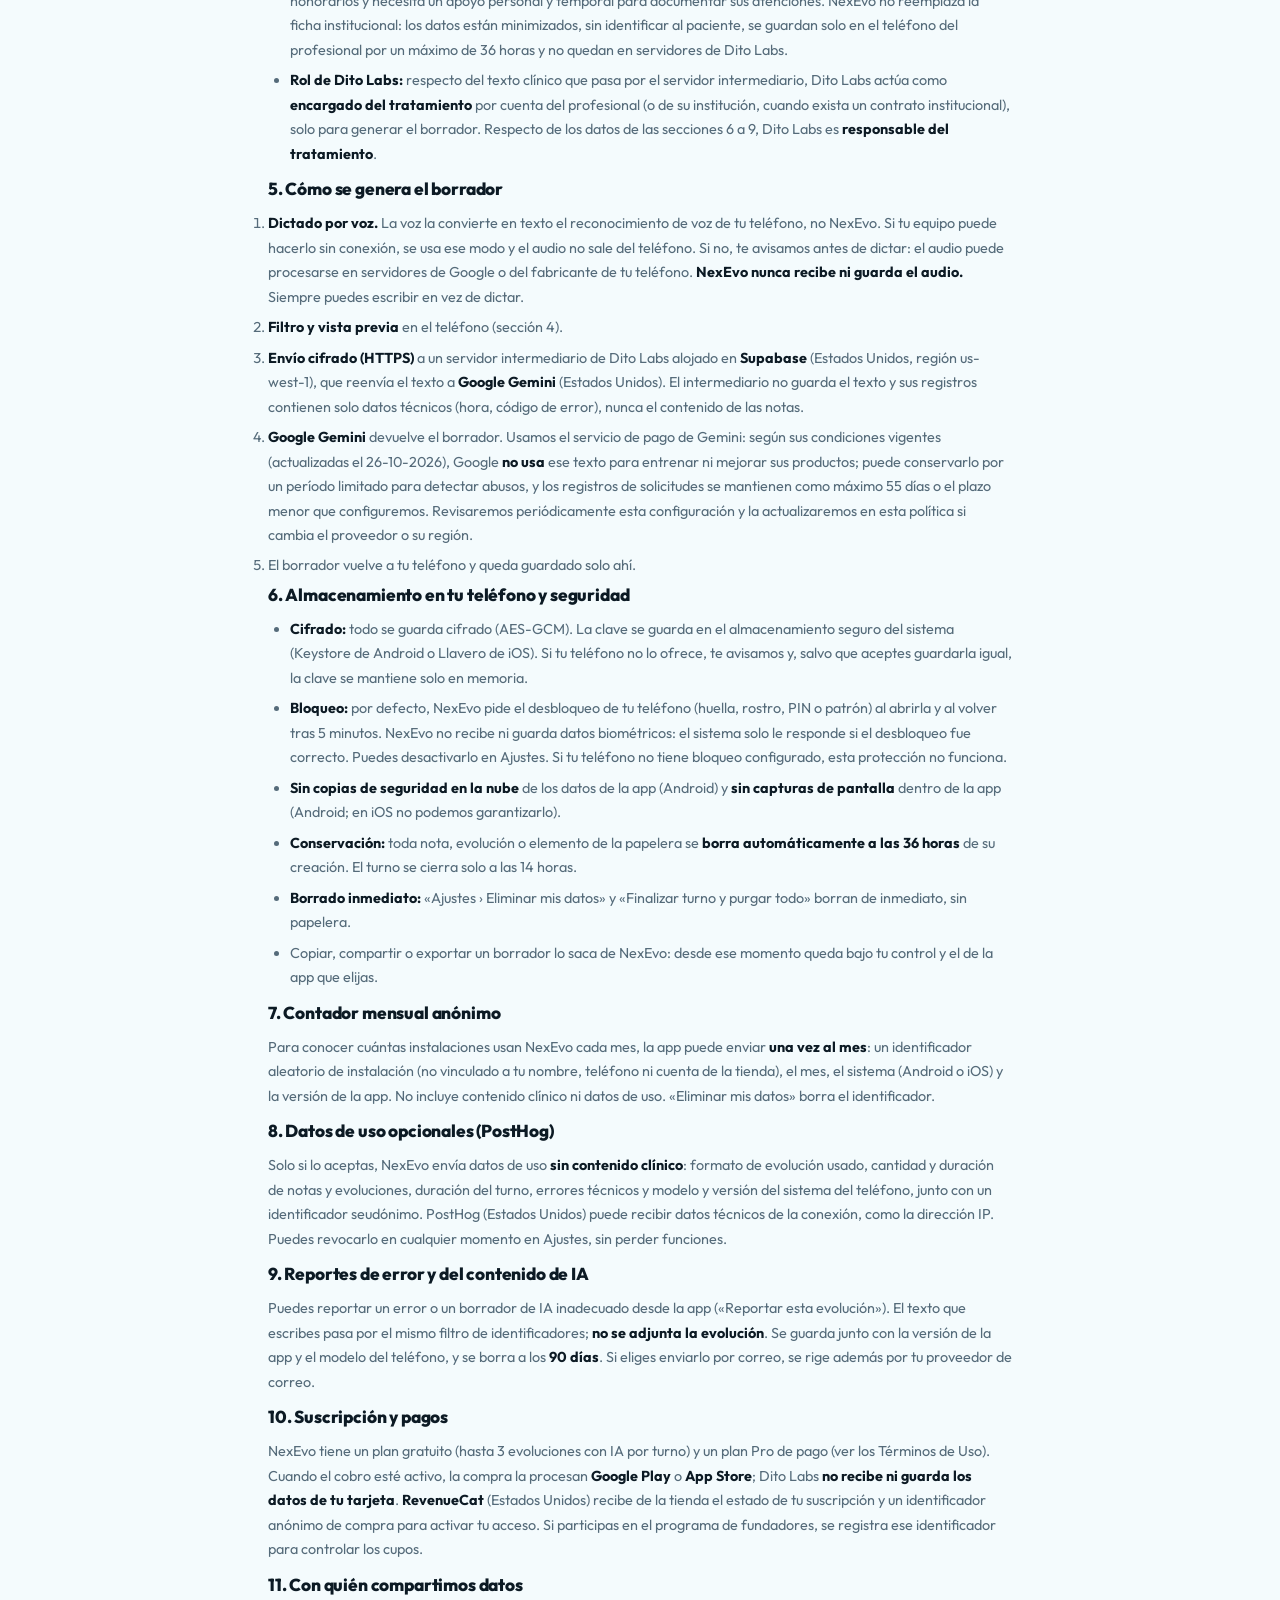
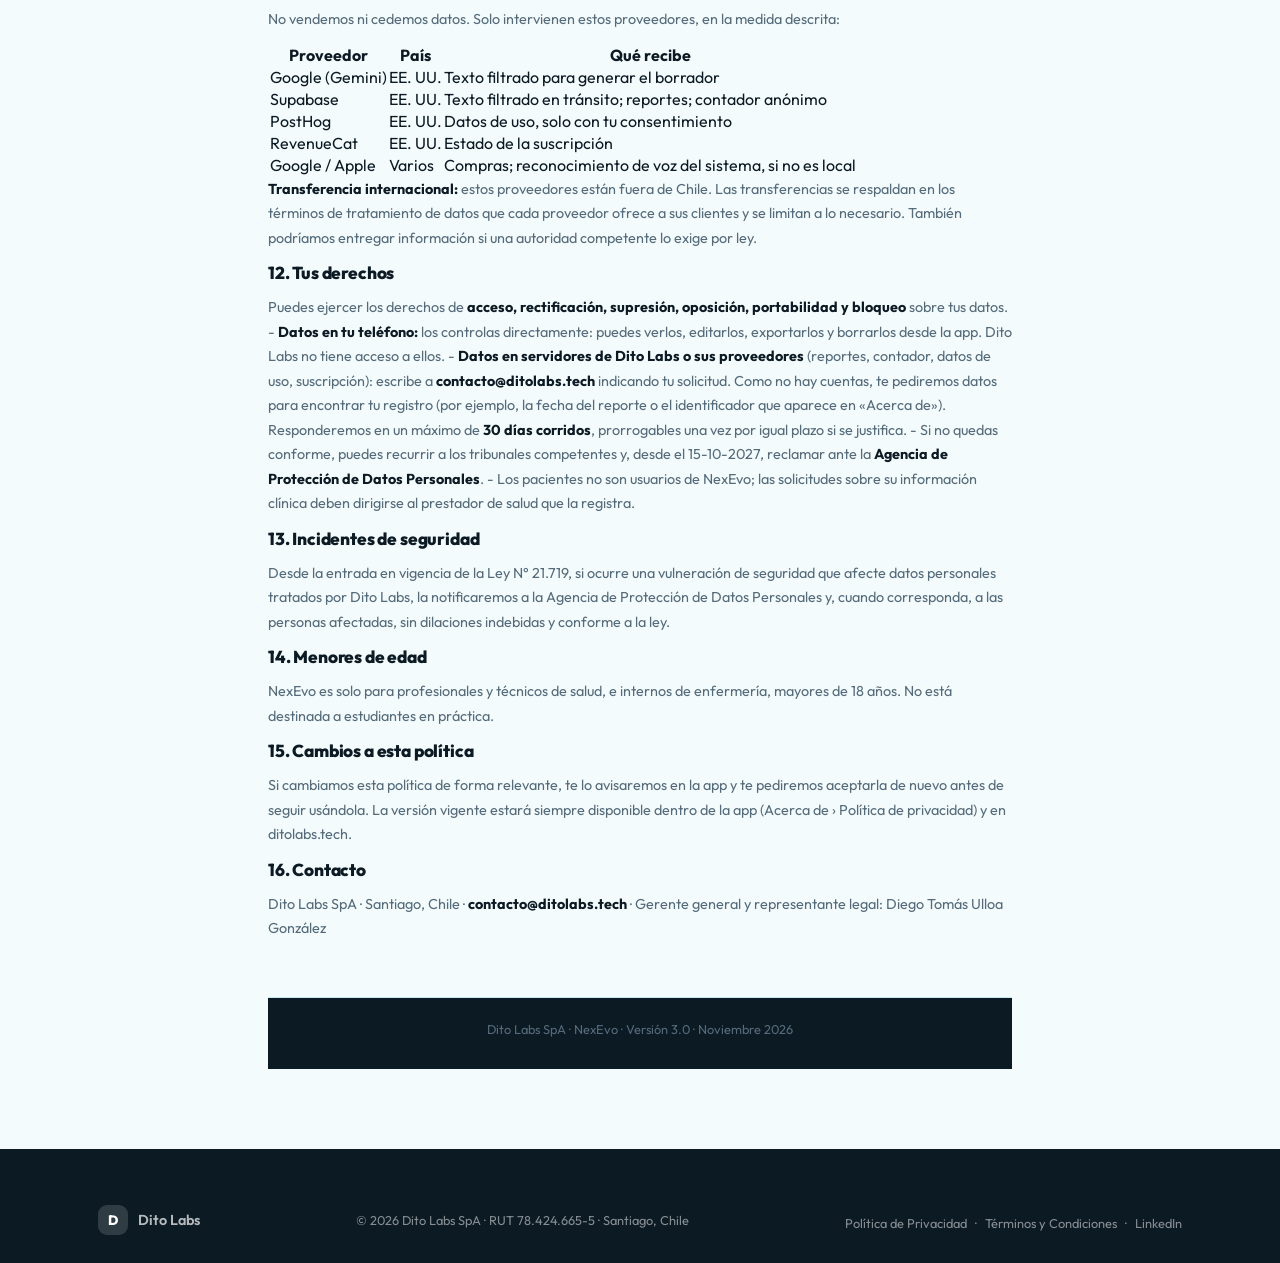
<file: nexevo-privacidad.html>
<!DOCTYPE html>
<html lang="es-CL">
<head>
  <meta charset="UTF-8">
  <meta name="viewport" content="width=device-width, initial-scale=1.0">
  <title>Política de Privacidad — NexEvo · Dito Labs</title>
  <meta name="description" content="Política de Privacidad de NexEvo (versión 3.0), aplicación de Dito Labs SpA.">
  <meta name="robots" content="index, follow">
  <link rel="preconnect" href="https://fonts.googleapis.com">
  <link href="https://fonts.googleapis.com/css2?family=Outfit:wght@300;400;500;600;700;800&display=swap" rel="stylesheet">
  <link rel="stylesheet" href="/css/legal.css">
  <link rel="icon" type="image/png" href="assets/favicon-32.png" sizes="32x32">
  <link rel="icon" type="image/png" href="assets/favicon-16.png" sizes="16x16">
</head>
<body class="legal-body">

<nav id="nav" class="solid">
  <div class="container nav-inner">
    <div class="nav-start">
      <a href="index.html" class="logo">
        <span class="logo-mark">D</span>
        <span>Dito Labs</span>
      </a>
    </div>
    <ul class="nav-links">
      <li><a href="index.html">← Volver al sitio</a></li>
    </ul>
  </div>
</nav>

<main class="legal-main">
  <div class="container legal-container">
    <header class="legal-header">
      <span class="s-tag">NexEvo · Documento legal</span>
      <h1 class="legal-title">Política de Privacidad</h1>
      <p class="legal-meta">Dito Labs SpA · Versión 3.0  · Noviembre 2026 · Actualizado el 26 de noviembre de 2026</p>
    </header>
    <section class="legal-section">
<p>Vigente desde: la fecha de su publicación en la app · Jurisdicción: República de Chile</p>
<h2>1. Quiénes somos y a quién aplica</h2>
<p>NexEvo es una aplicación móvil de <strong>Dito Labs SpA</strong> (RUT 78.424.665-5, domicilio en la comuna de Santiago, Región Metropolitana), creada para que profesionales y técnicos de enfermería redacten <strong>borradores</strong> de sus evoluciones a partir de notas dictadas o escritas.</p>
<p>NexEvo <strong>no es una ficha clínica ni un dispositivo médico</strong>: no diagnostica, no recomienda tratamientos y no reemplaza el juicio profesional. El borrador debe ser revisado por el profesional, que es el único responsable de validarlo e ingresarlo al sistema de su institución.</p>
<p>Esta política explica qué datos trata NexEvo, dónde quedan, con quién se comparten y qué derechos tienes. Se rige por la Ley N° 19.628 sobre Protección de la Vida Privada, y, desde el <strong>15 de octubre de 2027</strong>, por sus modificaciones de la Ley N° 21.719 (protección de datos personales), cuya entrada en vigencia fijó la Ley N° 21.855 (publicada el 23-11-2026), la Ley N° 20.584 (derechos y deberes de los pacientes), el Decreto Supremo N° 41 de 2012 del Ministerio de Salud (reglamento de fichas clínicas) y la Ley N° 21.663 (Ley Marco de Ciberseguridad), en lo que corresponda.</p>
<h2>2. Principio general: lo clínico se queda en tu teléfono</h2>
<ul>
<li>Tus notas, borradores y evoluciones se guardan <strong>solo en tu teléfono</strong>, cifrados.</li>
<li>Dito Labs <strong>no tiene una base de datos de pacientes</strong> ni guarda en sus servidores el contenido clínico.</li>
<li>El texto sale del teléfono únicamente cuando pides generar un borrador, y antes pasa por un filtro de identificadores y por una vista previa que tú revisas.</li>
</ul>
<h2>3. Qué datos trata NexEvo</h2>
<table>
<thead>
<tr>
<th>Dato</th>
<th>Para qué</th>
<th>Dónde queda</th>
<th>¿Obligatorio?</th>
</tr>
</thead>
<tbody>
<tr>
<td>Notas clínicas dictadas o escritas, borradores y evoluciones</td>
<td>Generar y guardar tus borradores</td>
<td>Tu teléfono, cifrado; se borra a las 36 h</td>
<td>Sí, es la función principal</td>
</tr>
<tr>
<td>Texto filtrado enviado a la IA</td>
<td>Generar el borrador</td>
<td>Pasa por el servidor intermediario y por el proveedor de IA; Dito Labs no lo guarda</td>
<td>Solo cuando pides generar</td>
</tr>
<tr>
<td>Tu nombre o iniciales, plantilla, preferencias</td>
<td>Personalizar la app</td>
<td>Tu teléfono, cifrado</td>
<td>No</td>
</tr>
<tr>
<td>Reportes de error o sugerencias que envías</td>
<td>Corregir fallos y moderar el contenido de IA</td>
<td>Base de datos de Dito Labs; se borran a los 90 días</td>
<td>No</td>
</tr>
<tr>
<td>Datos de uso (opcional)</td>
<td>Mejorar la app</td>
<td>PostHog</td>
<td>No, solo si lo activas</td>
</tr>
<tr>
<td>Contador mensual anónimo</td>
<td>Saber cuántas instalaciones usan la app cada mes</td>
<td>Base de datos de Dito Labs</td>
<td>Ver sección 7</td>
</tr>
<tr>
<td>Datos de compra de la suscripción</td>
<td>Activar tu acceso</td>
<td>Google Play o App Store y RevenueCat</td>
<td>Solo si te suscribes</td>
</tr>
</tbody>
</table>
<p>NexEvo <strong>no</strong> pide ni necesita: nombre, RUT, número de ficha, domicilio, teléfono, fotografías ni ningún otro dato que identifique al paciente. <strong>No los ingreses.</strong> Tampoco tiene cuentas de usuario ni inicio de sesión.</p>
<h2>4. Datos de salud de los pacientes</h2>
<p>Las notas que escribes describen el estado de salud de personas. Aunque no incluyan su nombre, la ley los considera <strong>datos sensibles</strong>. Por eso:</p>
<ul>
<li><strong>Minimización:</strong> la app no tiene campos para identificar al paciente y te pide no dictar identificadores.</li>
<li><strong>Filtro en el teléfono:</strong> antes de cualquier envío, un filtro intenta detectar y reemplazar RUT, teléfonos, correos, números de ficha o folio, direcciones, fechas de nacimiento y nombres (por ejemplo, con «[NOMBRE_OCULTO]»). <strong>El filtro no es infalible</strong>: puede no detectar un nombre poco frecuente o un formato inusual. Por eso te mostramos el texto exacto que se enviará, para que lo revises y borres lo que identifique a alguien. Si queda algo con forma de RUT, teléfono o correo, te pedimos una confirmación adicional.</li>
<li><strong>Base de licitud:</strong> el tratamiento lo realiza el propio profesional o técnico de salud, en el marco de la atención que presta y de su deber de registro (Ley N° 20.584 y DS N° 41), incluso cuando presta servicios como externo u honorarios y necesita un apoyo personal y temporal para documentar sus atenciones. NexEvo no reemplaza la ficha institucional: los datos están minimizados, sin identificar al paciente, se guardan solo en el teléfono del profesional por un máximo de 36 horas y no quedan en servidores de Dito Labs.</li>
<li><strong>Rol de Dito Labs:</strong> respecto del texto clínico que pasa por el servidor intermediario, Dito Labs actúa como <strong>encargado del tratamiento</strong> por cuenta del profesional (o de su institución, cuando exista un contrato institucional), solo para generar el borrador. Respecto de los datos de las secciones 6 a 9, Dito Labs es <strong>responsable del tratamiento</strong>.</li>
</ul>
<h2>5. Cómo se genera el borrador</h2>
<ol>
<li><strong>Dictado por voz.</strong> La voz la convierte en texto el reconocimiento de voz de tu teléfono, no NexEvo. Si tu equipo puede hacerlo sin conexión, se usa ese modo y el audio no sale del teléfono. Si no, te avisamos antes de dictar: el audio puede procesarse en servidores de Google o del fabricante de tu teléfono. <strong>NexEvo nunca recibe ni guarda el audio.</strong> Siempre puedes escribir en vez de dictar.</li>
<li><strong>Filtro y vista previa</strong> en el teléfono (sección 4).</li>
<li><strong>Envío cifrado (HTTPS)</strong> a un servidor intermediario de Dito Labs alojado en <strong>Supabase</strong> (Estados Unidos, región us-west-1), que reenvía el texto a <strong>Google Gemini</strong> (Estados Unidos). El intermediario no guarda el texto y sus registros contienen solo datos técnicos (hora, código de error), nunca el contenido de las notas.</li>
<li><strong>Google Gemini</strong> devuelve el borrador. Usamos el servicio de pago de Gemini: según sus condiciones vigentes (actualizadas el 26-10-2026), Google <strong>no usa</strong> ese texto para entrenar ni mejorar sus productos; puede conservarlo por un período limitado para detectar abusos, y los registros de solicitudes se mantienen como máximo 55 días o el plazo menor que configuremos. Revisaremos periódicamente esta configuración y la actualizaremos en esta política si cambia el proveedor o su región.</li>
<li>El borrador vuelve a tu teléfono y queda guardado solo ahí.</li>
</ol>
<h2>6. Almacenamiento en tu teléfono y seguridad</h2>
<ul>
<li><strong>Cifrado:</strong> todo se guarda cifrado (AES-GCM). La clave se guarda en el almacenamiento seguro del sistema (Keystore de Android o Llavero de iOS). Si tu teléfono no lo ofrece, te avisamos y, salvo que aceptes guardarla igual, la clave se mantiene solo en memoria.</li>
<li><strong>Bloqueo:</strong> por defecto, NexEvo pide el desbloqueo de tu teléfono (huella, rostro, PIN o patrón) al abrirla y al volver tras 5 minutos. NexEvo no recibe ni guarda datos biométricos: el sistema solo le responde si el desbloqueo fue correcto. Puedes desactivarlo en Ajustes. Si tu teléfono no tiene bloqueo configurado, esta protección no funciona.</li>
<li><strong>Sin copias de seguridad en la nube</strong> de los datos de la app (Android) y <strong>sin capturas de pantalla</strong> dentro de la app (Android; en iOS no podemos garantizarlo).</li>
<li><strong>Conservación:</strong> toda nota, evolución o elemento de la papelera se <strong>borra automáticamente a las 36 horas</strong> de su creación. El turno se cierra solo a las 14 horas.</li>
<li><strong>Borrado inmediato:</strong> «Ajustes › Eliminar mis datos» y «Finalizar turno y purgar todo» borran de inmediato, sin papelera.</li>
<li>Copiar, compartir o exportar un borrador lo saca de NexEvo: desde ese momento queda bajo tu control y el de la app que elijas.</li>
</ul>
<h2>7. Contador mensual anónimo</h2>
<p>Para conocer cuántas instalaciones usan NexEvo cada mes, la app puede enviar <strong>una vez al mes</strong>: un identificador aleatorio de instalación (no vinculado a tu nombre, teléfono ni cuenta de la tienda), el mes, el sistema (Android o iOS) y la versión de la app. No incluye contenido clínico ni datos de uso. «Eliminar mis datos» borra el identificador.</p>
<h2>8. Datos de uso opcionales (PostHog)</h2>
<p>Solo si lo aceptas, NexEvo envía datos de uso <strong>sin contenido clínico</strong>: formato de evolución usado, cantidad y duración de notas y evoluciones, duración del turno, errores técnicos y modelo y versión del sistema del teléfono, junto con un identificador seudónimo. PostHog (Estados Unidos) puede recibir datos técnicos de la conexión, como la dirección IP. Puedes revocarlo en cualquier momento en Ajustes, sin perder funciones.</p>
<h2>9. Reportes de error y del contenido de IA</h2>
<p>Puedes reportar un error o un borrador de IA inadecuado desde la app («Reportar esta evolución»). El texto que escribes pasa por el mismo filtro de identificadores; <strong>no se adjunta la evolución</strong>. Se guarda junto con la versión de la app y el modelo del teléfono, y se borra a los <strong>90 días</strong>. Si eliges enviarlo por correo, se rige además por tu proveedor de correo.</p>
<h2>10. Suscripción y pagos</h2>
<p>NexEvo tiene un plan gratuito (hasta 3 evoluciones con IA por turno) y un plan Pro de pago (ver los Términos de Uso). Cuando el cobro esté activo, la compra la procesan <strong>Google Play</strong> o <strong>App Store</strong>; Dito Labs <strong>no recibe ni guarda los datos de tu tarjeta</strong>. <strong>RevenueCat</strong> (Estados Unidos) recibe de la tienda el estado de tu suscripción y un identificador anónimo de compra para activar tu acceso. Si participas en el programa de fundadores, se registra ese identificador para controlar los cupos.</p>
<h2>11. Con quién compartimos datos</h2>
<p>No vendemos ni cedemos datos. Solo intervienen estos proveedores, en la medida descrita:</p>
<table>
<thead>
<tr>
<th>Proveedor</th>
<th>País</th>
<th>Qué recibe</th>
</tr>
</thead>
<tbody>
<tr>
<td>Google (Gemini)</td>
<td>EE. UU.</td>
<td>Texto filtrado para generar el borrador</td>
</tr>
<tr>
<td>Supabase</td>
<td>EE. UU.</td>
<td>Texto filtrado en tránsito; reportes; contador anónimo</td>
</tr>
<tr>
<td>PostHog</td>
<td>EE. UU.</td>
<td>Datos de uso, solo con tu consentimiento</td>
</tr>
<tr>
<td>RevenueCat</td>
<td>EE. UU.</td>
<td>Estado de la suscripción</td>
</tr>
<tr>
<td>Google / Apple</td>
<td>Varios</td>
<td>Compras; reconocimiento de voz del sistema, si no es local</td>
</tr>
</tbody>
</table>
<p><strong>Transferencia internacional:</strong> estos proveedores están fuera de Chile. Las transferencias se respaldan en los términos de tratamiento de datos que cada proveedor ofrece a sus clientes y se limitan a lo necesario. También podríamos entregar información si una autoridad competente lo exige por ley.</p>
<h2>12. Tus derechos</h2>
<p>Puedes ejercer los derechos de <strong>acceso, rectificación, supresión, oposición, portabilidad y bloqueo</strong> sobre tus datos.
- <strong>Datos en tu teléfono:</strong> los controlas directamente: puedes verlos, editarlos, exportarlos y borrarlos desde la app. Dito Labs no tiene acceso a ellos.
- <strong>Datos en servidores de Dito Labs o sus proveedores</strong> (reportes, contador, datos de uso, suscripción): escribe a <strong>contacto@ditolabs.tech</strong> indicando tu solicitud. Como no hay cuentas, te pediremos datos para encontrar tu registro (por ejemplo, la fecha del reporte o el identificador que aparece en «Acerca de»). Responderemos en un máximo de <strong>30 días corridos</strong>, prorrogables una vez por igual plazo si se justifica.
- Si no quedas conforme, puedes recurrir a los tribunales competentes y, desde el 15-10-2027, reclamar ante la <strong>Agencia de Protección de Datos Personales</strong>.
- Los pacientes no son usuarios de NexEvo; las solicitudes sobre su información clínica deben dirigirse al prestador de salud que la registra.</p>
<h2>13. Incidentes de seguridad</h2>
<p>Desde la entrada en vigencia de la Ley N° 21.719, si ocurre una vulneración de seguridad que afecte datos personales tratados por Dito Labs, la notificaremos a la Agencia de Protección de Datos Personales y, cuando corresponda, a las personas afectadas, sin dilaciones indebidas y conforme a la ley.</p>
<h2>14. Menores de edad</h2>
<p>NexEvo es solo para profesionales y técnicos de salud, e internos de enfermería, mayores de 18 años. No está destinada a estudiantes en práctica.</p>
<h2>15. Cambios a esta política</h2>
<p>Si cambiamos esta política de forma relevante, te lo avisaremos en la app y te pediremos aceptarla de nuevo antes de seguir usándola. La versión vigente estará siempre disponible dentro de la app (Acerca de › Política de privacidad) y en ditolabs.tech.</p>
<h2>16. Contacto</h2>
<p>Dito Labs SpA · Santiago, Chile · <strong>contacto@ditolabs.tech</strong> · Gerente general y representante legal: Diego Tomás Ulloa González</p>
    </section>
    <footer class="legal-doc-footer">
      <p>Dito Labs SpA · NexEvo · Versión 3.0 · Noviembre 2026</p>
    </footer>
  </div>
</main>

<footer>
  <div class="container footer-inner">
    <div class="footer-brand">
      <span class="logo-mark">D</span>
      <span>Dito Labs</span>
    </div>
    <p class="footer-legal">© 2026 Dito Labs SpA · RUT 78.424.665-5 · Santiago, Chile</p>
    <div class="footer-links">
      <a href="politica-privacidad.html" class="footer-link">Política de Privacidad</a>
      <span class="footer-sep">·</span>
      <a href="terminos-condiciones.html" class="footer-link">Términos y Condiciones</a>
      <span class="footer-sep">·</span>
      <a href="https://www.linkedin.com/in/diegoulloagonzalez" target="_blank" rel="noopener" class="footer-link">LinkedIn</a>
    </div>
  </div>
</footer>

<script src="/js/analytics-consent.js" defer></script>
</body>
</html>
</file>
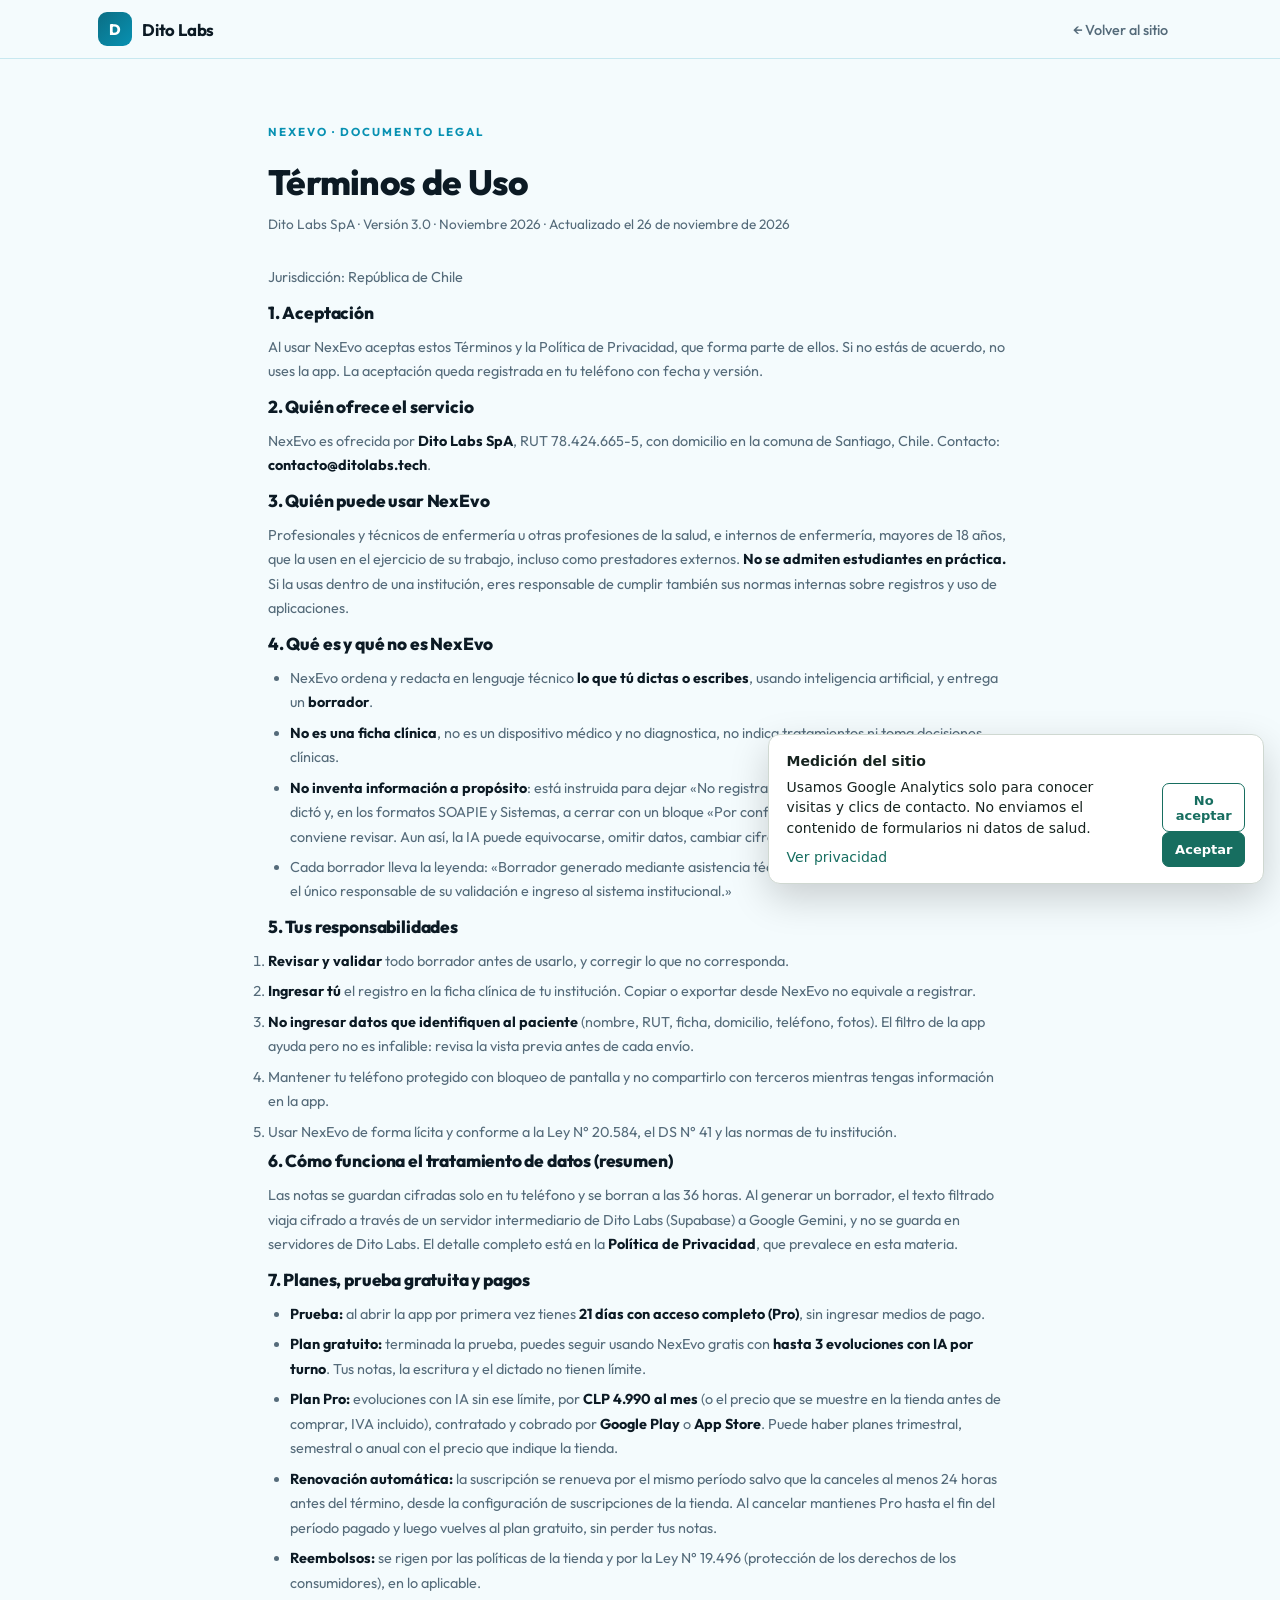
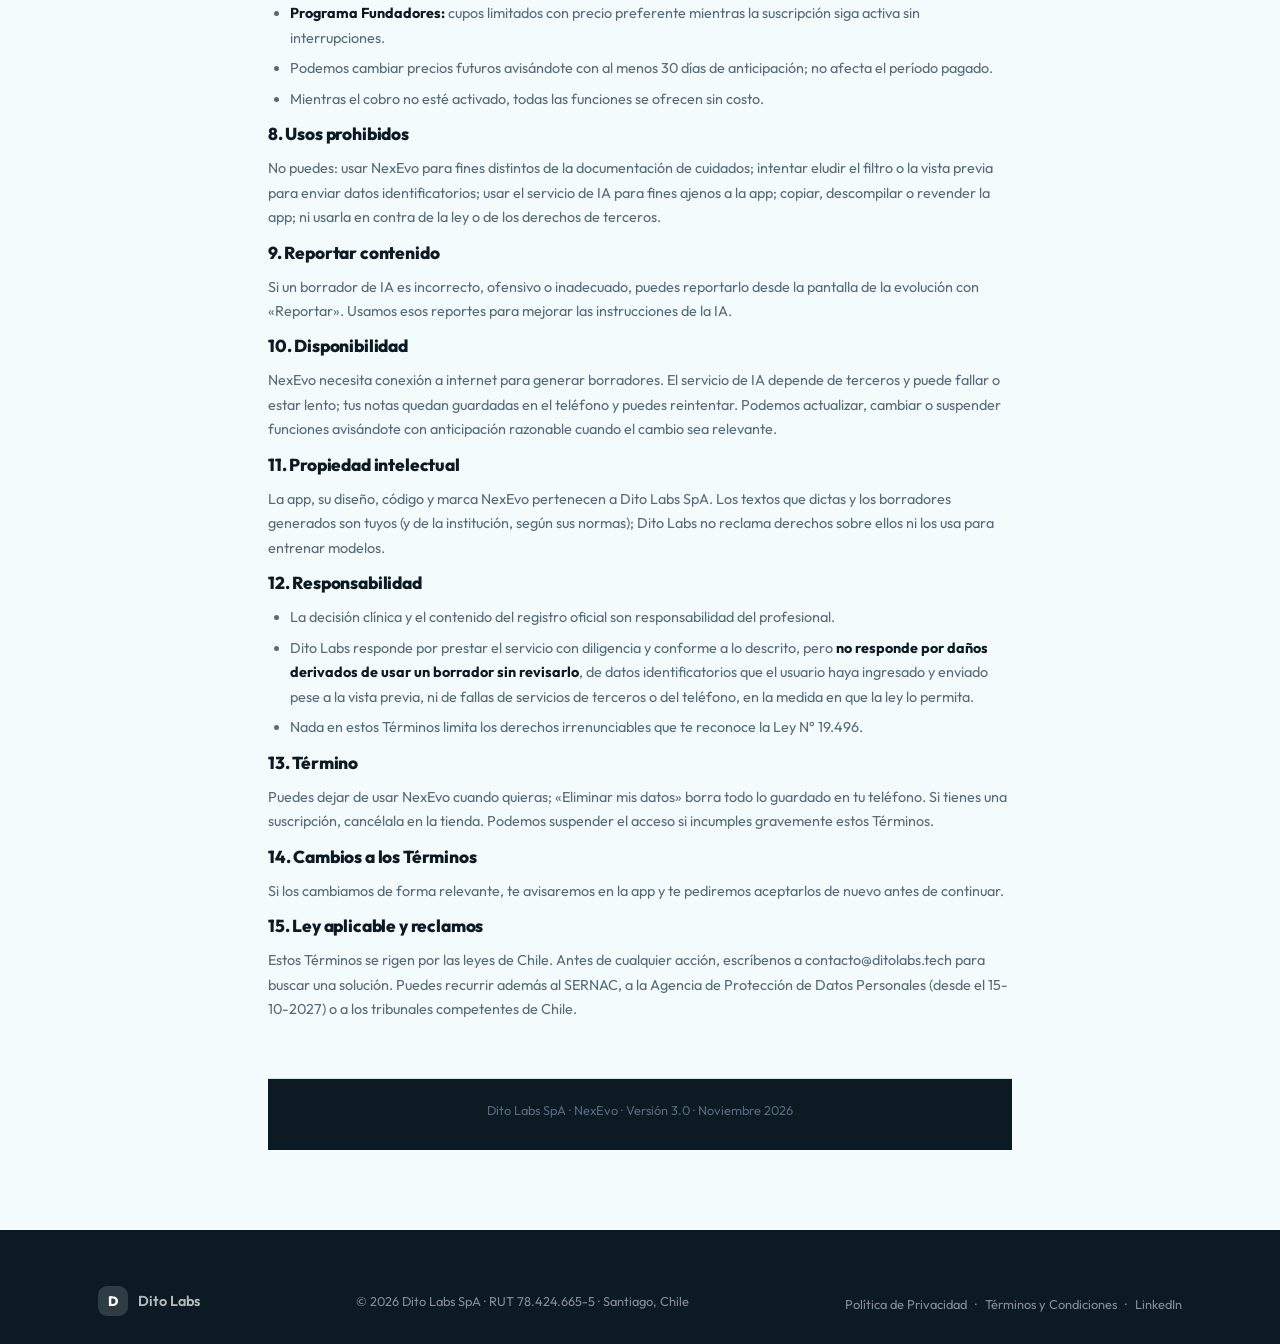
<file: nexevo-terminos.html>
<!DOCTYPE html>
<html lang="es-CL">
<head>
  <meta charset="UTF-8">
  <meta name="viewport" content="width=device-width, initial-scale=1.0">
  <title>Términos y Condiciones — NexEvo · Dito Labs</title>
  <meta name="description" content="Términos de Uso de NexEvo (versión 3.0), aplicación de Dito Labs SpA.">
  <meta name="robots" content="index, follow">
  <link rel="preconnect" href="https://fonts.googleapis.com">
  <link href="https://fonts.googleapis.com/css2?family=Outfit:wght@300;400;500;600;700;800&display=swap" rel="stylesheet">
  <link rel="stylesheet" href="/css/legal.css">
  <link rel="icon" type="image/png" href="assets/favicon-32.png" sizes="32x32">
  <link rel="icon" type="image/png" href="assets/favicon-16.png" sizes="16x16">
</head>
<body class="legal-body">

<nav id="nav" class="solid">
  <div class="container nav-inner">
    <div class="nav-start">
      <a href="index.html" class="logo">
        <span class="logo-mark">D</span>
        <span>Dito Labs</span>
      </a>
    </div>
    <ul class="nav-links">
      <li><a href="index.html">← Volver al sitio</a></li>
    </ul>
  </div>
</nav>

<main class="legal-main">
  <div class="container legal-container">
    <header class="legal-header">
      <span class="s-tag">NexEvo · Documento legal</span>
      <h1 class="legal-title">Términos de Uso</h1>
      <p class="legal-meta">Dito Labs SpA · Versión 3.0  · Noviembre 2026 · Actualizado el 26 de noviembre de 2026</p>
    </header>
    <section class="legal-section">
<p>Jurisdicción: República de Chile</p>
<h2>1. Aceptación</h2>
<p>Al usar NexEvo aceptas estos Términos y la Política de Privacidad, que forma parte de ellos. Si no estás de acuerdo, no uses la app. La aceptación queda registrada en tu teléfono con fecha y versión.</p>
<h2>2. Quién ofrece el servicio</h2>
<p>NexEvo es ofrecida por <strong>Dito Labs SpA</strong>, RUT 78.424.665-5, con domicilio en la comuna de Santiago, Chile. Contacto: <strong>contacto@ditolabs.tech</strong>.</p>
<h2>3. Quién puede usar NexEvo</h2>
<p>Profesionales y técnicos de enfermería u otras profesiones de la salud, e internos de enfermería, mayores de 18 años, que la usen en el ejercicio de su trabajo, incluso como prestadores externos. <strong>No se admiten estudiantes en práctica.</strong> Si la usas dentro de una institución, eres responsable de cumplir también sus normas internas sobre registros y uso de aplicaciones.</p>
<h2>4. Qué es y qué no es NexEvo</h2>
<ul>
<li>NexEvo ordena y redacta en lenguaje técnico <strong>lo que tú dictas o escribes</strong>, usando inteligencia artificial, y entrega un <strong>borrador</strong>.</li>
<li><strong>No es una ficha clínica</strong>, no es un dispositivo médico y no diagnostica, no indica tratamientos ni toma decisiones clínicas.</li>
<li><strong>No inventa información a propósito</strong>: está instruida para dejar «No registrado en las notas» cuando algo no se dictó y, en los formatos SOAPIE y Sistemas, a cerrar con un bloque «Por confirmar antes de firmar» con lo que conviene revisar. Aun así, la IA puede equivocarse, omitir datos, cambiar cifras o malinterpretar el dictado.</li>
<li>Cada borrador lleva la leyenda: «Borrador generado mediante asistencia técnica. El profesional de enfermería es el único responsable de su validación e ingreso al sistema institucional.»</li>
</ul>
<h2>5. Tus responsabilidades</h2>
<ol>
<li><strong>Revisar y validar</strong> todo borrador antes de usarlo, y corregir lo que no corresponda.</li>
<li><strong>Ingresar tú</strong> el registro en la ficha clínica de tu institución. Copiar o exportar desde NexEvo no equivale a registrar.</li>
<li><strong>No ingresar datos que identifiquen al paciente</strong> (nombre, RUT, ficha, domicilio, teléfono, fotos). El filtro de la app ayuda pero no es infalible: revisa la vista previa antes de cada envío.</li>
<li>Mantener tu teléfono protegido con bloqueo de pantalla y no compartirlo con terceros mientras tengas información en la app.</li>
<li>Usar NexEvo de forma lícita y conforme a la Ley N° 20.584, el DS N° 41 y las normas de tu institución.</li>
</ol>
<h2>6. Cómo funciona el tratamiento de datos (resumen)</h2>
<p>Las notas se guardan cifradas solo en tu teléfono y se borran a las 36 horas. Al generar un borrador, el texto filtrado viaja cifrado a través de un servidor intermediario de Dito Labs (Supabase) a Google Gemini, y no se guarda en servidores de Dito Labs. El detalle completo está en la <strong>Política de Privacidad</strong>, que prevalece en esta materia.</p>
<h2>7. Planes, prueba gratuita y pagos</h2>
<ul>
<li><strong>Prueba:</strong> al abrir la app por primera vez tienes <strong>21 días con acceso completo (Pro)</strong>, sin ingresar medios de pago.</li>
<li><strong>Plan gratuito:</strong> terminada la prueba, puedes seguir usando NexEvo gratis con <strong>hasta 3 evoluciones con IA por turno</strong>. Tus notas, la escritura y el dictado no tienen límite.</li>
<li><strong>Plan Pro:</strong> evoluciones con IA sin ese límite, por <strong>CLP 4.990 al mes</strong> (o el precio que se muestre en la tienda antes de comprar, IVA incluido), contratado y cobrado por <strong>Google Play</strong> o <strong>App Store</strong>. Puede haber planes trimestral, semestral o anual con el precio que indique la tienda.</li>
<li><strong>Renovación automática:</strong> la suscripción se renueva por el mismo período salvo que la canceles al menos 24 horas antes del término, desde la configuración de suscripciones de la tienda. Al cancelar mantienes Pro hasta el fin del período pagado y luego vuelves al plan gratuito, sin perder tus notas.</li>
<li><strong>Reembolsos:</strong> se rigen por las políticas de la tienda y por la Ley N° 19.496 (protección de los derechos de los consumidores), en lo aplicable.</li>
<li><strong>Programa Fundadores:</strong> cupos limitados con precio preferente mientras la suscripción siga activa sin interrupciones.</li>
<li>Podemos cambiar precios futuros avisándote con al menos 30 días de anticipación; no afecta el período pagado.</li>
<li>Mientras el cobro no esté activado, todas las funciones se ofrecen sin costo.</li>
</ul>
<h2>8. Usos prohibidos</h2>
<p>No puedes: usar NexEvo para fines distintos de la documentación de cuidados; intentar eludir el filtro o la vista previa para enviar datos identificatorios; usar el servicio de IA para fines ajenos a la app; copiar, descompilar o revender la app; ni usarla en contra de la ley o de los derechos de terceros.</p>
<h2>9. Reportar contenido</h2>
<p>Si un borrador de IA es incorrecto, ofensivo o inadecuado, puedes reportarlo desde la pantalla de la evolución con «Reportar». Usamos esos reportes para mejorar las instrucciones de la IA.</p>
<h2>10. Disponibilidad</h2>
<p>NexEvo necesita conexión a internet para generar borradores. El servicio de IA depende de terceros y puede fallar o estar lento; tus notas quedan guardadas en el teléfono y puedes reintentar. Podemos actualizar, cambiar o suspender funciones avisándote con anticipación razonable cuando el cambio sea relevante.</p>
<h2>11. Propiedad intelectual</h2>
<p>La app, su diseño, código y marca NexEvo pertenecen a Dito Labs SpA. Los textos que dictas y los borradores generados son tuyos (y de la institución, según sus normas); Dito Labs no reclama derechos sobre ellos ni los usa para entrenar modelos.</p>
<h2>12. Responsabilidad</h2>
<ul>
<li>La decisión clínica y el contenido del registro oficial son responsabilidad del profesional.</li>
<li>Dito Labs responde por prestar el servicio con diligencia y conforme a lo descrito, pero <strong>no responde por daños derivados de usar un borrador sin revisarlo</strong>, de datos identificatorios que el usuario haya ingresado y enviado pese a la vista previa, ni de fallas de servicios de terceros o del teléfono, en la medida en que la ley lo permita.</li>
<li>Nada en estos Términos limita los derechos irrenunciables que te reconoce la Ley N° 19.496.</li>
</ul>
<h2>13. Término</h2>
<p>Puedes dejar de usar NexEvo cuando quieras; «Eliminar mis datos» borra todo lo guardado en tu teléfono. Si tienes una suscripción, cancélala en la tienda. Podemos suspender el acceso si incumples gravemente estos Términos.</p>
<h2>14. Cambios a los Términos</h2>
<p>Si los cambiamos de forma relevante, te avisaremos en la app y te pediremos aceptarlos de nuevo antes de continuar.</p>
<h2>15. Ley aplicable y reclamos</h2>
<p>Estos Términos se rigen por las leyes de Chile. Antes de cualquier acción, escríbenos a contacto@ditolabs.tech para buscar una solución. Puedes recurrir además al SERNAC, a la Agencia de Protección de Datos Personales (desde el 15-10-2027) o a los tribunales competentes de Chile.</p>
    </section>
    <footer class="legal-doc-footer">
      <p>Dito Labs SpA · NexEvo · Versión 3.0 · Noviembre 2026</p>
    </footer>
  </div>
</main>

<footer>
  <div class="container footer-inner">
    <div class="footer-brand">
      <span class="logo-mark">D</span>
      <span>Dito Labs</span>
    </div>
    <p class="footer-legal">© 2026 Dito Labs SpA · RUT 78.424.665-5 · Santiago, Chile</p>
    <div class="footer-links">
      <a href="politica-privacidad.html" class="footer-link">Política de Privacidad</a>
      <span class="footer-sep">·</span>
      <a href="terminos-condiciones.html" class="footer-link">Términos y Condiciones</a>
      <span class="footer-sep">·</span>
      <a href="https://www.linkedin.com/in/diegoulloagonzalez" target="_blank" rel="noopener" class="footer-link">LinkedIn</a>
    </div>
  </div>
</footer>

<script src="/js/analytics-consent.js" defer></script>
</body>
</html>
</file>
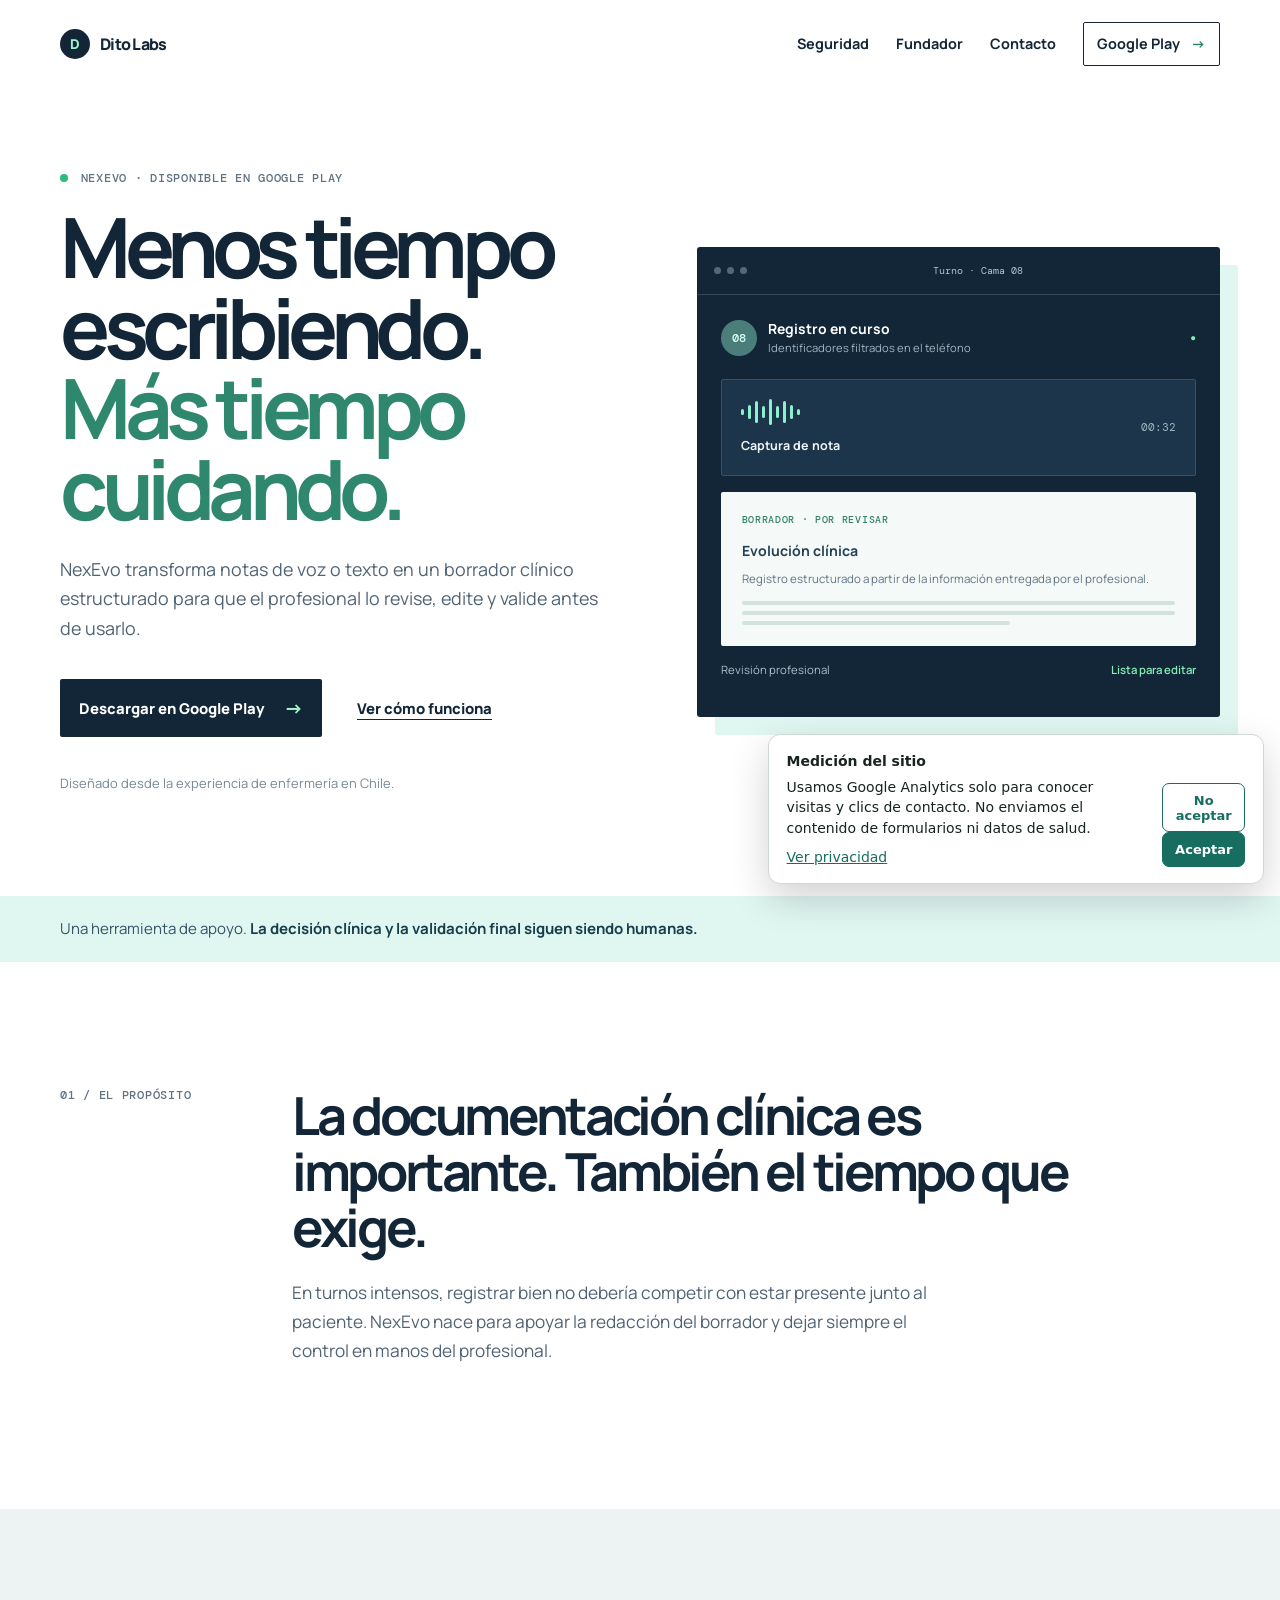
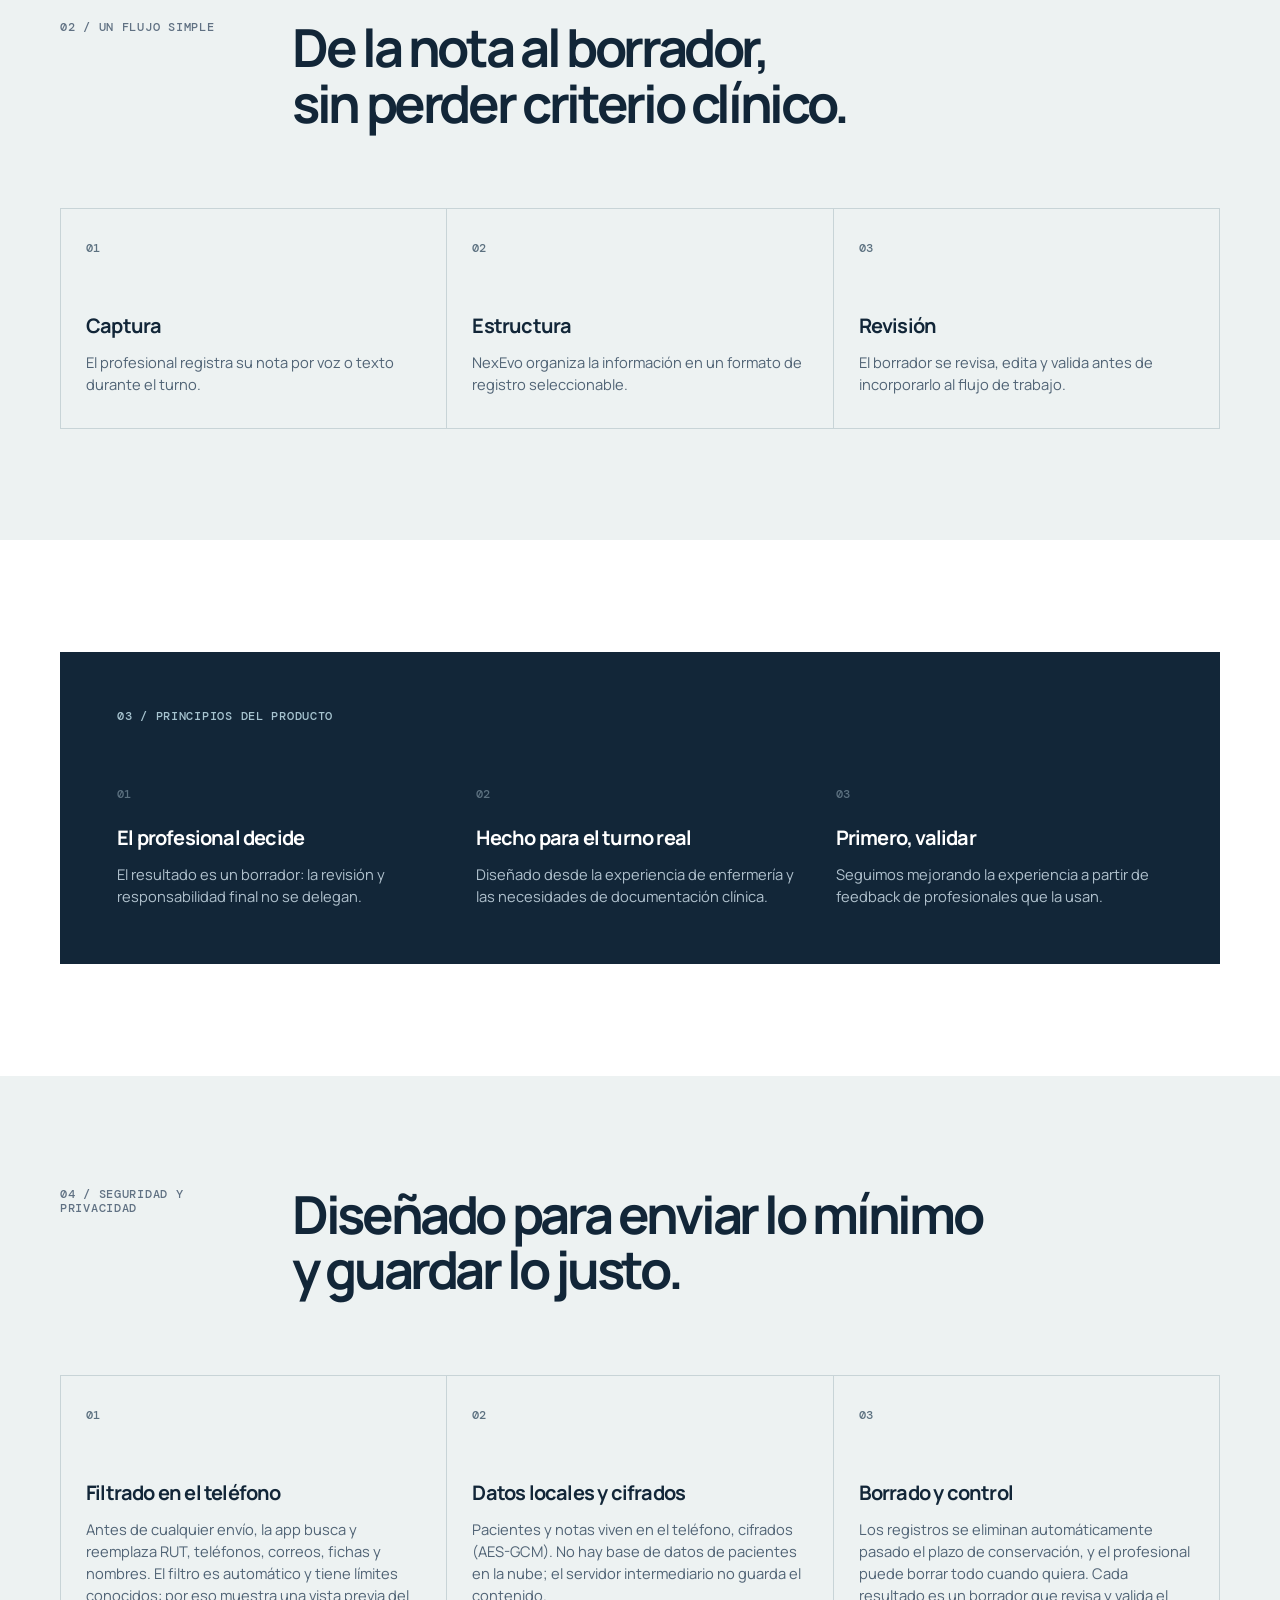
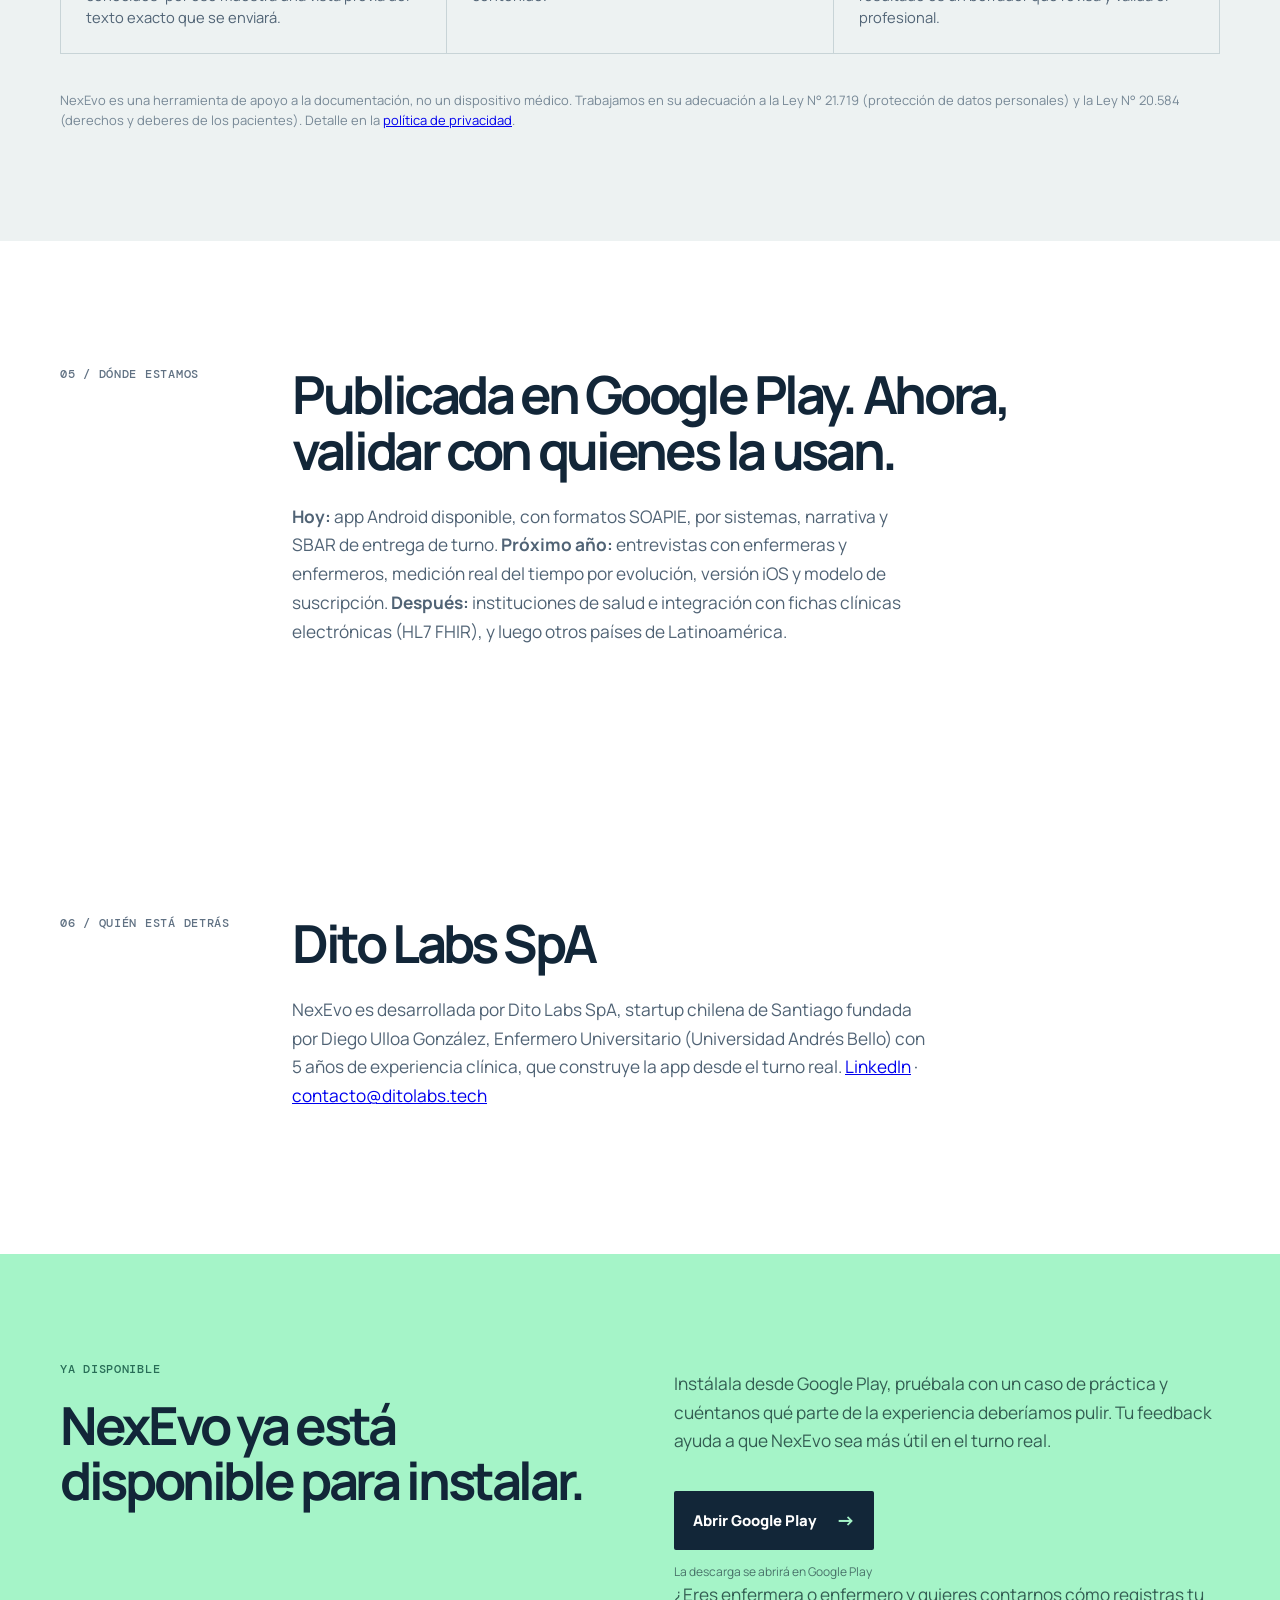
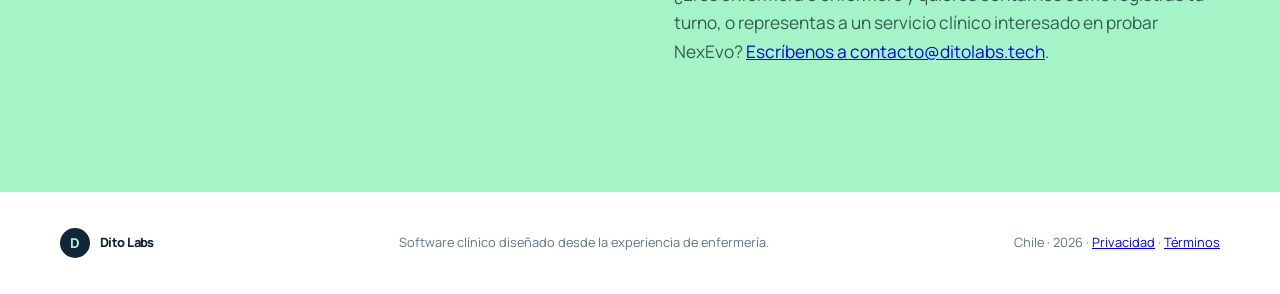
<file: nexevo.html>
<!doctype html>
<html lang="es-CL">
  <head>
    <meta charset="UTF-8" />
    <meta name="viewport" content="width=device-width, initial-scale=1.0" />
    <meta name="description" content="NexEvo está disponible en Google Play y ayuda a convertir notas de voz o texto en borradores clínicos estructurados, siempre revisables por el profesional." />
    <title>NexEvo | Borradores clínicos revisables para enfermería</title>
  <link rel="canonical" href="https://ditolabs.tech/nexevo.html">
  <meta property="og:type" content="website">
  <meta property="og:locale" content="es_CL">
  <meta property="og:site_name" content="Dito Labs">
  <meta property="og:title" content="NexEvo | Borradores clínicos revisables para enfermería">
  <meta property="og:description" content="NexEvo convierte notas de voz o texto en borradores clínicos estructurados, siempre revisables por el profesional. Disponible en Google Play (Android).">
  <meta property="og:url" content="https://ditolabs.tech/nexevo.html">
  <meta property="og:image" content="https://ditolabs.tech/assets/og-image.png">
  <meta property="og:image:width" content="1200">
  <meta property="og:image:height" content="630">
  <meta name="twitter:card" content="summary_large_image">
  <meta name="theme-color" content="#1E3A8A">
  <link rel="icon" type="image/png" sizes="32x32" href="/assets/favicon-32.png">
  <link rel="icon" type="image/png" sizes="16x16" href="/assets/favicon-16.png">
  <link rel="apple-touch-icon" href="/assets/apple-touch-icon.png">
  <script type="application/ld+json">
{
 "@context": "https://schema.org",
 "@graph": [
  {
   "@type": "Organization",
   "@id": "https://ditolabs.tech/#org",
   "name": "Dito Labs SpA",
   "alternateName": "Dito Labs",
   "url": "https://ditolabs.tech/",
   "logo": "https://ditolabs.tech/assets/apple-touch-icon.png",
   "email": "contacto@ditolabs.tech",
   "foundingDate": "2026",
   "address": {
    "@type": "PostalAddress",
    "addressLocality": "Santiago",
    "addressCountry": "CL"
   },
   "founder": {
    "@type": "Person",
    "name": "Diego Ulloa González",
    "jobTitle": "Enfermero Universitario",
    "alumniOf": "Universidad Andrés Bello",
    "sameAs": "https://www.linkedin.com/in/diegoulloagonzalez"
   }
  },
  {
   "@type": "SoftwareApplication",
   "name": "NexEvo",
   "operatingSystem": "Android",
   "applicationCategory": "MedicalApplication",
   "inLanguage": "es-CL",
   "description": "Convierte notas de voz o texto de un turno de enfermería en un borrador de evolución clínica que el profesional revisa y valida. Herramienta de apoyo a la documentación, no un dispositivo médico.",
   "url": "https://ditolabs.tech/nexevo.html",
   "downloadUrl": "https://play.google.com/store/apps/details?id=com.ditolabs.nexevo",
   "publisher": {
    "@id": "https://ditolabs.tech/#org"
   }
  }
 ]
}
  </script>
    <link rel="preconnect" href="https://fonts.googleapis.com" />
    <link rel="preconnect" href="https://fonts.gstatic.com" crossorigin />
    <link href="https://fonts.googleapis.com/css2?family=DM+Mono:wght@400;500&family=Manrope:wght@400;500;600;700;800&display=swap" rel="stylesheet" />
    <link rel="stylesheet" href="/css/styles.css" />
  </head>
  <body>
    <main>
      <nav class="shell nav" aria-label="Navegación principal">
        <a class="brand" href="index.html"><span class="brand-mark" aria-hidden="true">D</span><span>Dito Labs</span></a>
        <div class="nav-actions"><a href="#seguridad">Seguridad</a><a href="#fundador">Fundador</a><a href="mailto:contacto@ditolabs.tech">Contacto</a><a class="top-cta" href="https://play.google.com/store/apps/details?id=com.ditolabs.nexevo&hl=es_CL">Google Play <span>→</span></a></div>
      </nav>

      <section class="shell hero" id="inicio">
        <div class="hero-copy">
          <p class="eyebrow"><span class="live-dot"></span> NexEvo · Disponible en Google Play</p>
          <h1>Menos tiempo escribiendo.<br /><em>Más tiempo cuidando.</em></h1>
          <p class="lead">NexEvo transforma notas de voz o texto en un borrador clínico estructurado para que el profesional lo revise, edite y valide antes de usarlo.</p>
          <div class="hero-buttons"><a class="button primary" href="https://play.google.com/store/apps/details?id=com.ditolabs.nexevo&hl=es_CL">Descargar en Google Play <span>→</span></a><a class="button quiet" href="#como-funciona">Ver cómo funciona</a></div>
          <p class="microcopy">Diseñado desde la experiencia de enfermería en Chile.</p>
        </div>
        <div class="product-panel" aria-label="Ejemplo conceptual de flujo NexEvo">
          <div class="panel-bar"><span></span><span></span><span></span><p>Turno · Cama 08</p></div>
          <div class="panel-body">
            <div class="patient-row"><div class="avatar">08</div><div><strong>Registro en curso</strong><span>Identificadores filtrados en el teléfono</span></div><i>●</i></div>
            <div class="voice-card"><div class="sound"><b></b><b></b><b></b><b></b><b></b><b></b><b></b><b></b><b></b></div><p>Captura de nota</p><span>00:32</span></div>
            <div class="draft"><p class="draft-label">BORRADOR · POR REVISAR</p><strong>Evolución clínica</strong><p>Registro estructurado a partir de la información entregada por el profesional.</p><div class="draft-lines"><span></span><span></span><span></span></div></div>
            <div class="review-row"><span>Revisión profesional</span><b>Lista para editar</b></div>
          </div>
        </div>
      </section>

      <section class="proof-band"><div class="shell"><p>Una herramienta de apoyo. <strong>La decisión clínica y la validación final siguen siendo humanas.</strong></p></div></section>

      <section class="shell context" id="nexevo">
        <div class="kicker">01 / El propósito</div>
        <div class="context-copy"><h2>La documentación clínica es importante. También el tiempo que exige.</h2><p>En turnos intensos, registrar bien no debería competir con estar presente junto al paciente. NexEvo nace para apoyar la redacción del borrador y dejar siempre el control en manos del profesional.</p></div>
      </section>

      <section class="how" id="como-funciona"><div class="shell"><div class="section-head"><p class="kicker">02 / Un flujo simple</p><h2>De la nota al borrador,<br />sin perder criterio clínico.</h2></div><div class="steps"><article><span>01</span><h3>Captura</h3><p>El profesional registra su nota por voz o texto durante el turno.</p></article><article><span>02</span><h3>Estructura</h3><p>NexEvo organiza la información en un formato de registro seleccionable.</p></article><article><span>03</span><h3>Revisión</h3><p>El borrador se revisa, edita y valida antes de incorporarlo al flujo de trabajo.</p></article></div></div></section>

      <section class="shell principles"><div class="principles-card"><p class="kicker">03 / Principios del producto</p><div class="principle-list"><div><span>01</span><h3>El profesional decide</h3><p>El resultado es un borrador: la revisión y responsabilidad final no se delegan.</p></div><div><span>02</span><h3>Hecho para el turno real</h3><p>Diseñado desde la experiencia de enfermería y las necesidades de documentación clínica.</p></div><div><span>03</span><h3>Primero, validar</h3><p>Seguimos mejorando la experiencia a partir de feedback de profesionales que la usan.</p></div></div></div></section>

      <section class="how" id="seguridad"><div class="shell"><div class="section-head"><p class="kicker">04 / Seguridad y privacidad</p><h2>Diseñado para enviar lo mínimo<br />y guardar lo justo.</h2></div><div class="steps"><article><span>01</span><h3>Filtrado en el teléfono</h3><p>Antes de cualquier envío, la app busca y reemplaza RUT, teléfonos, correos, fichas y nombres. El filtro es automático y tiene límites conocidos: por eso muestra una vista previa del texto exacto que se enviará.</p></article><article><span>02</span><h3>Datos locales y cifrados</h3><p>Pacientes y notas viven en el teléfono, cifrados (AES-GCM). No hay base de datos de pacientes en la nube; el servidor intermediario no guarda el contenido.</p></article><article><span>03</span><h3>Borrado y control</h3><p>Los registros se eliminan automáticamente pasado el plazo de conservación, y el profesional puede borrar todo cuando quiera. Cada resultado es un borrador que revisa y valida el profesional.</p></article></div><p class="microcopy">NexEvo es una herramienta de apoyo a la documentación, no un dispositivo médico. Trabajamos en su adecuación a la Ley N° 21.719 (protección de datos personales) y la Ley N° 20.584 (derechos y deberes de los pacientes). Detalle en la <a href="nexevo-privacidad.html">política de privacidad</a>.</p></div></section>

      <section class="shell context" id="hoja-de-ruta">
        <div class="kicker">05 / Dónde estamos</div>
        <div class="context-copy"><h2>Publicada en Google Play. Ahora, validar con quienes la usan.</h2><p><strong>Hoy:</strong> app Android disponible, con formatos SOAPIE, por sistemas, narrativa y SBAR de entrega de turno. <strong>Próximo año:</strong> entrevistas con enfermeras y enfermeros, medición real del tiempo por evolución, versión iOS y modelo de suscripción. <strong>Después:</strong> instituciones de salud e integración con fichas clínicas electrónicas (HL7 FHIR), y luego otros países de Latinoamérica.</p></div>
      </section>

      <section class="shell context" id="fundador">
        <div class="kicker">06 / Quién está detrás</div>
        <div class="context-copy"><h2>Dito Labs SpA</h2><p>NexEvo es desarrollada por Dito Labs SpA, startup chilena de Santiago fundada por Diego Ulloa González, Enfermero Universitario (Universidad Andrés Bello) con 5 años de experiencia clínica, que construye la app desde el turno real. <a href="https://www.linkedin.com/in/diegoulloagonzalez">LinkedIn</a> · <a href="mailto:contacto@ditolabs.tech">contacto@ditolabs.tech</a></p></div>
      </section>

      <section class="pilot" id="piloto"><div class="shell pilot-layout"><div><p class="eyebrow">Ya disponible</p><h2>NexEvo ya está disponible para instalar.</h2></div><div><p>Instálala desde Google Play, pruébala con un caso de práctica y cuéntanos qué parte de la experiencia deberíamos pulir. Tu feedback ayuda a que NexEvo sea más útil en el turno real.</p><a class="button light" href="https://play.google.com/store/apps/details?id=com.ditolabs.nexevo&hl=es_CL">Abrir Google Play <span>→</span></a><small>La descarga se abrirá en Google Play</small><p>¿Eres enfermera o enfermero y quieres contarnos cómo registras tu turno, o representas a un servicio clínico interesado en probar NexEvo? <a href="mailto:contacto@ditolabs.tech?subject=Quiero%20probar%20NexEvo">Escríbenos a contacto@ditolabs.tech</a>.</p></div></div></section>
    </main>
    <footer class="shell footer"><a class="brand" href="index.html"><span class="brand-mark" aria-hidden="true">D</span><span>Dito Labs</span></a><p>Software clínico diseñado desde la experiencia de enfermería.</p><span>Chile · 2026 · <a href="nexevo-privacidad.html">Privacidad</a> · <a href="nexevo-terminos.html">Términos</a></span></footer>
  <script src="/js/analytics-consent.js" defer></script>
</body>
</html>
</file>
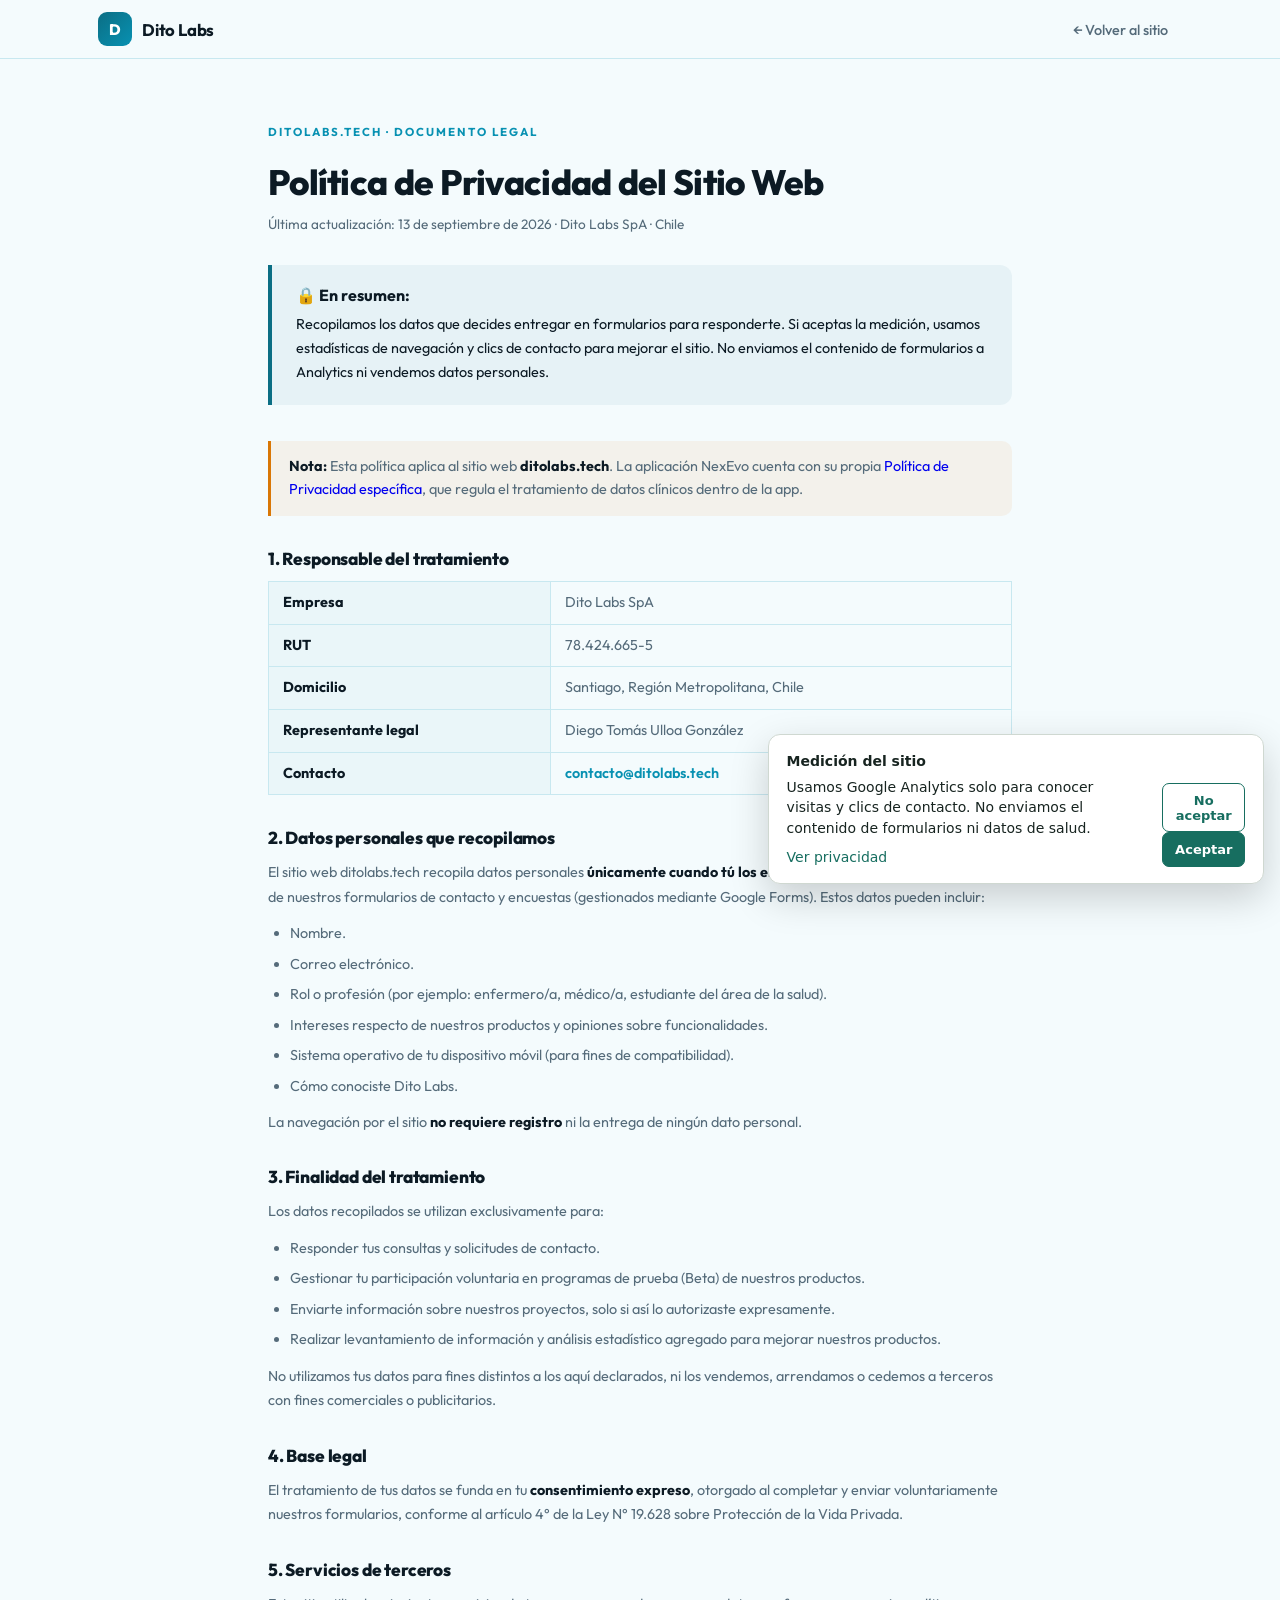
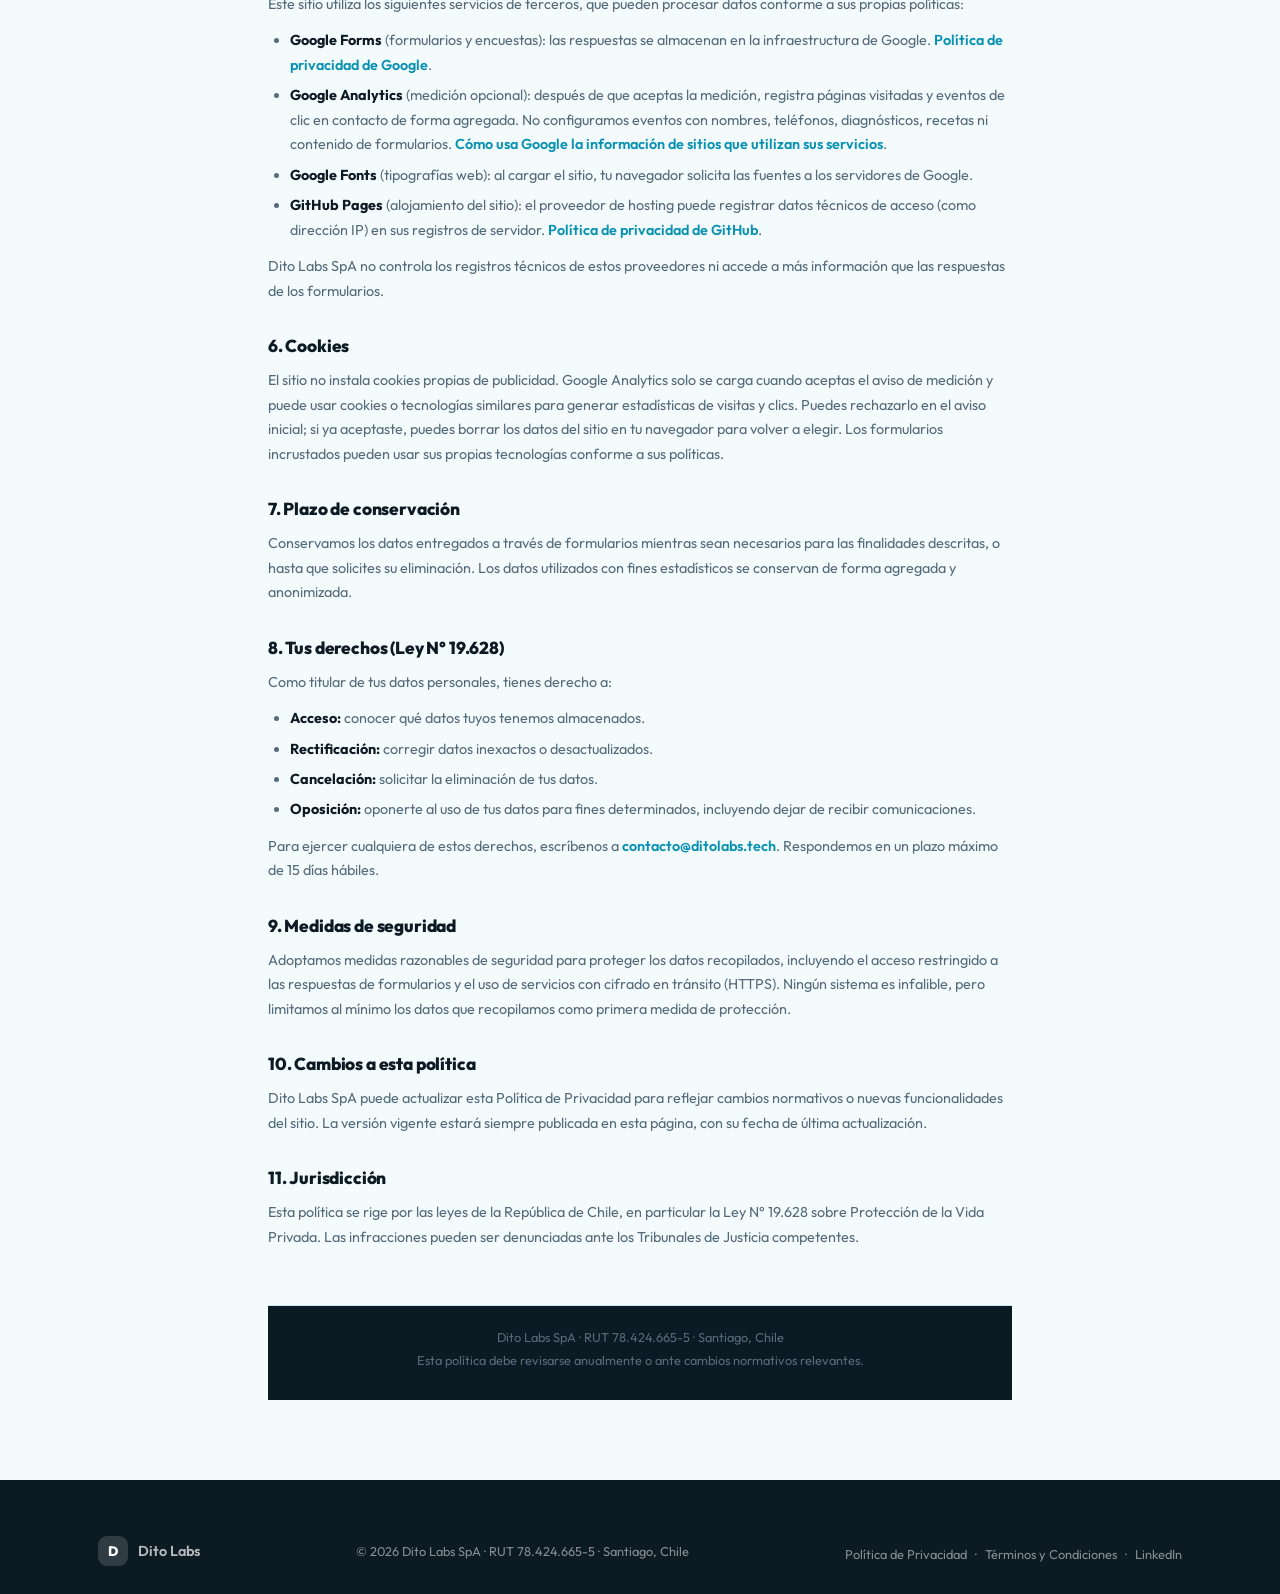
<file: politica-privacidad.html>
<!DOCTYPE html>
<html lang="es-CL">
<head>
  <meta charset="UTF-8">
  <meta name="viewport" content="width=device-width, initial-scale=1.0">
  <title>Política de Privacidad — Dito Labs</title>
  <meta name="description" content="Política de Privacidad del sitio web ditolabs.tech, operado por Dito Labs SpA conforme a la Ley N° 19.628 de Chile.">
  <meta name="robots" content="index, follow">
  <link rel="preconnect" href="https://fonts.googleapis.com">
  <link href="https://fonts.googleapis.com/css2?family=Outfit:wght@300;400;500;600;700;800&display=swap" rel="stylesheet">
  <link rel="stylesheet" href="/css/legal.css">
  <link rel="icon" type="image/png" href="assets/favicon-32.png" sizes="32x32">
  <link rel="icon" type="image/png" href="assets/favicon-16.png" sizes="16x16">
</head>
<body class="legal-body">

<nav id="nav" class="solid">
  <div class="container nav-inner">
    <div class="nav-start">
      <a href="index.html" class="logo">
        <span class="logo-mark">D</span>
        <span>Dito Labs</span>
      </a>
    </div>
    <ul class="nav-links">
      <li><a href="index.html">← Volver al sitio</a></li>
    </ul>
  </div>
</nav>

<main class="legal-main">
  <div class="container legal-container">
    <header class="legal-header">
      <span class="s-tag">ditolabs.tech · Documento legal</span>
      <h1 class="legal-title">Política de Privacidad del Sitio Web</h1>
      <p class="legal-meta">Última actualización: 13 de septiembre de 2026 · Dito Labs SpA · Chile</p>
    </header>

    <div class="legal-summary">
      <strong>🔒 En resumen:</strong>
      <p>Recopilamos los datos que decides entregar en formularios para responderte. Si aceptas la medición, usamos estadísticas de navegación y clics de contacto para mejorar el sitio. No enviamos el contenido de formularios a Analytics ni vendemos datos personales.</p>
    </div>

    <div class="legal-note">
      <strong>Nota:</strong> Esta política aplica al sitio web <strong>ditolabs.tech</strong>. La aplicación NexEvo cuenta con su propia <a href="nexevo-privacidad.html">Política de Privacidad específica</a>, que regula el tratamiento de datos clínicos dentro de la app.
    </div>

    <section class="legal-section">
      <h2>1. Responsable del tratamiento</h2>
      <table class="legal-table">
        <tr><td>Empresa</td><td>Dito Labs SpA</td></tr>
        <tr><td>RUT</td><td>78.424.665-5</td></tr>
        <tr><td>Domicilio</td><td>Santiago, Región Metropolitana, Chile</td></tr>
        <tr><td>Representante legal</td><td>Diego Tomás Ulloa González</td></tr>
        <tr><td>Contacto</td><td><a href="mailto:contacto@ditolabs.tech">contacto@ditolabs.tech</a></td></tr>
      </table>
    </section>

    <section class="legal-section">
      <h2>2. Datos personales que recopilamos</h2>
      <p>El sitio web ditolabs.tech recopila datos personales <strong>únicamente cuando tú los entregas de forma voluntaria</strong> a través de nuestros formularios de contacto y encuestas (gestionados mediante Google Forms). Estos datos pueden incluir:</p>
      <ul>
        <li>Nombre.</li>
        <li>Correo electrónico.</li>
        <li>Rol o profesión (por ejemplo: enfermero/a, médico/a, estudiante del área de la salud).</li>
        <li>Intereses respecto de nuestros productos y opiniones sobre funcionalidades.</li>
        <li>Sistema operativo de tu dispositivo móvil (para fines de compatibilidad).</li>
        <li>Cómo conociste Dito Labs.</li>
      </ul>
      <p>La navegación por el sitio <strong>no requiere registro</strong> ni la entrega de ningún dato personal.</p>
    </section>

    <section class="legal-section">
      <h2>3. Finalidad del tratamiento</h2>
      <p>Los datos recopilados se utilizan exclusivamente para:</p>
      <ul>
        <li>Responder tus consultas y solicitudes de contacto.</li>
        <li>Gestionar tu participación voluntaria en programas de prueba (Beta) de nuestros productos.</li>
        <li>Enviarte información sobre nuestros proyectos, solo si así lo autorizaste expresamente.</li>
        <li>Realizar levantamiento de información y análisis estadístico agregado para mejorar nuestros productos.</li>
      </ul>
      <p>No utilizamos tus datos para fines distintos a los aquí declarados, ni los vendemos, arrendamos o cedemos a terceros con fines comerciales o publicitarios.</p>
    </section>

    <section class="legal-section">
      <h2>4. Base legal</h2>
      <p>El tratamiento de tus datos se funda en tu <strong>consentimiento expreso</strong>, otorgado al completar y enviar voluntariamente nuestros formularios, conforme al artículo 4° de la Ley N° 19.628 sobre Protección de la Vida Privada.</p>
    </section>

    <section class="legal-section">
      <h2>5. Servicios de terceros</h2>
      <p>Este sitio utiliza los siguientes servicios de terceros, que pueden procesar datos conforme a sus propias políticas:</p>
      <ul>
        <li><strong>Google Forms</strong> (formularios y encuestas): las respuestas se almacenan en la infraestructura de Google. <a href="https://policies.google.com/privacy" target="_blank" rel="noopener">Política de privacidad de Google</a>.</li>
        <li><strong>Google Analytics</strong> (medición opcional): después de que aceptas la medición, registra páginas visitadas y eventos de clic en contacto de forma agregada. No configuramos eventos con nombres, teléfonos, diagnósticos, recetas ni contenido de formularios. <a href="https://policies.google.com/technologies/partner-sites" target="_blank" rel="noopener">Cómo usa Google la información de sitios que utilizan sus servicios</a>.</li>
        <li><strong>Google Fonts</strong> (tipografías web): al cargar el sitio, tu navegador solicita las fuentes a los servidores de Google.</li>
        <li><strong>GitHub Pages</strong> (alojamiento del sitio): el proveedor de hosting puede registrar datos técnicos de acceso (como dirección IP) en sus registros de servidor. <a href="https://docs.github.com/es/site-policy/privacy-policies/github-general-privacy-statement" target="_blank" rel="noopener">Política de privacidad de GitHub</a>.</li>
      </ul>
      <p>Dito Labs SpA no controla los registros técnicos de estos proveedores ni accede a más información que las respuestas de los formularios.</p>
    </section>

    <section class="legal-section">
      <h2>6. Cookies</h2>
      <p>El sitio no instala cookies propias de publicidad. Google Analytics solo se carga cuando aceptas el aviso de medición y puede usar cookies o tecnologías similares para generar estadísticas de visitas y clics. Puedes rechazarlo en el aviso inicial; si ya aceptaste, puedes borrar los datos del sitio en tu navegador para volver a elegir. Los formularios incrustados pueden usar sus propias tecnologías conforme a sus políticas.</p>
    </section>

    <section class="legal-section">
      <h2>7. Plazo de conservación</h2>
      <p>Conservamos los datos entregados a través de formularios mientras sean necesarios para las finalidades descritas, o hasta que solicites su eliminación. Los datos utilizados con fines estadísticos se conservan de forma agregada y anonimizada.</p>
    </section>

    <section class="legal-section">
      <h2>8. Tus derechos (Ley N° 19.628)</h2>
      <p>Como titular de tus datos personales, tienes derecho a:</p>
      <ul>
        <li><strong>Acceso:</strong> conocer qué datos tuyos tenemos almacenados.</li>
        <li><strong>Rectificación:</strong> corregir datos inexactos o desactualizados.</li>
        <li><strong>Cancelación:</strong> solicitar la eliminación de tus datos.</li>
        <li><strong>Oposición:</strong> oponerte al uso de tus datos para fines determinados, incluyendo dejar de recibir comunicaciones.</li>
      </ul>
      <p>Para ejercer cualquiera de estos derechos, escríbenos a <a href="mailto:contacto@ditolabs.tech">contacto@ditolabs.tech</a>. Respondemos en un plazo máximo de 15 días hábiles.</p>
    </section>

    <section class="legal-section">
      <h2>9. Medidas de seguridad</h2>
      <p>Adoptamos medidas razonables de seguridad para proteger los datos recopilados, incluyendo el acceso restringido a las respuestas de formularios y el uso de servicios con cifrado en tránsito (HTTPS). Ningún sistema es infalible, pero limitamos al mínimo los datos que recopilamos como primera medida de protección.</p>
    </section>

    <section class="legal-section">
      <h2>10. Cambios a esta política</h2>
      <p>Dito Labs SpA puede actualizar esta Política de Privacidad para reflejar cambios normativos o nuevas funcionalidades del sitio. La versión vigente estará siempre publicada en esta página, con su fecha de última actualización.</p>
    </section>

    <section class="legal-section">
      <h2>11. Jurisdicción</h2>
      <p>Esta política se rige por las leyes de la República de Chile, en particular la Ley N° 19.628 sobre Protección de la Vida Privada. Las infracciones pueden ser denunciadas ante los Tribunales de Justicia competentes.</p>
    </section>

    <footer class="legal-doc-footer">
      <p>Dito Labs SpA · RUT 78.424.665-5 · Santiago, Chile</p>
      <p>Esta política debe revisarse anualmente o ante cambios normativos relevantes.</p>
    </footer>
  </div>
</main>

<footer>
  <div class="container footer-inner">
    <div class="footer-brand">
      <span class="logo-mark">D</span>
      <span>Dito Labs</span>
    </div>
    <p class="footer-legal">© 2026 Dito Labs SpA · RUT 78.424.665-5 · Santiago, Chile</p>
    <div class="footer-links">
      <a href="politica-privacidad.html" class="footer-link">Política de Privacidad</a>
      <span class="footer-sep">·</span>
      <a href="terminos-condiciones.html" class="footer-link">Términos y Condiciones</a>
      <span class="footer-sep">·</span>
      <a href="https://www.linkedin.com/in/diegoulloagonzalez" target="_blank" rel="noopener" class="footer-link">LinkedIn</a>
    </div>
  </div>
</footer>

<script src="/js/analytics-consent.js" defer></script>
</body>
</html>
</file>
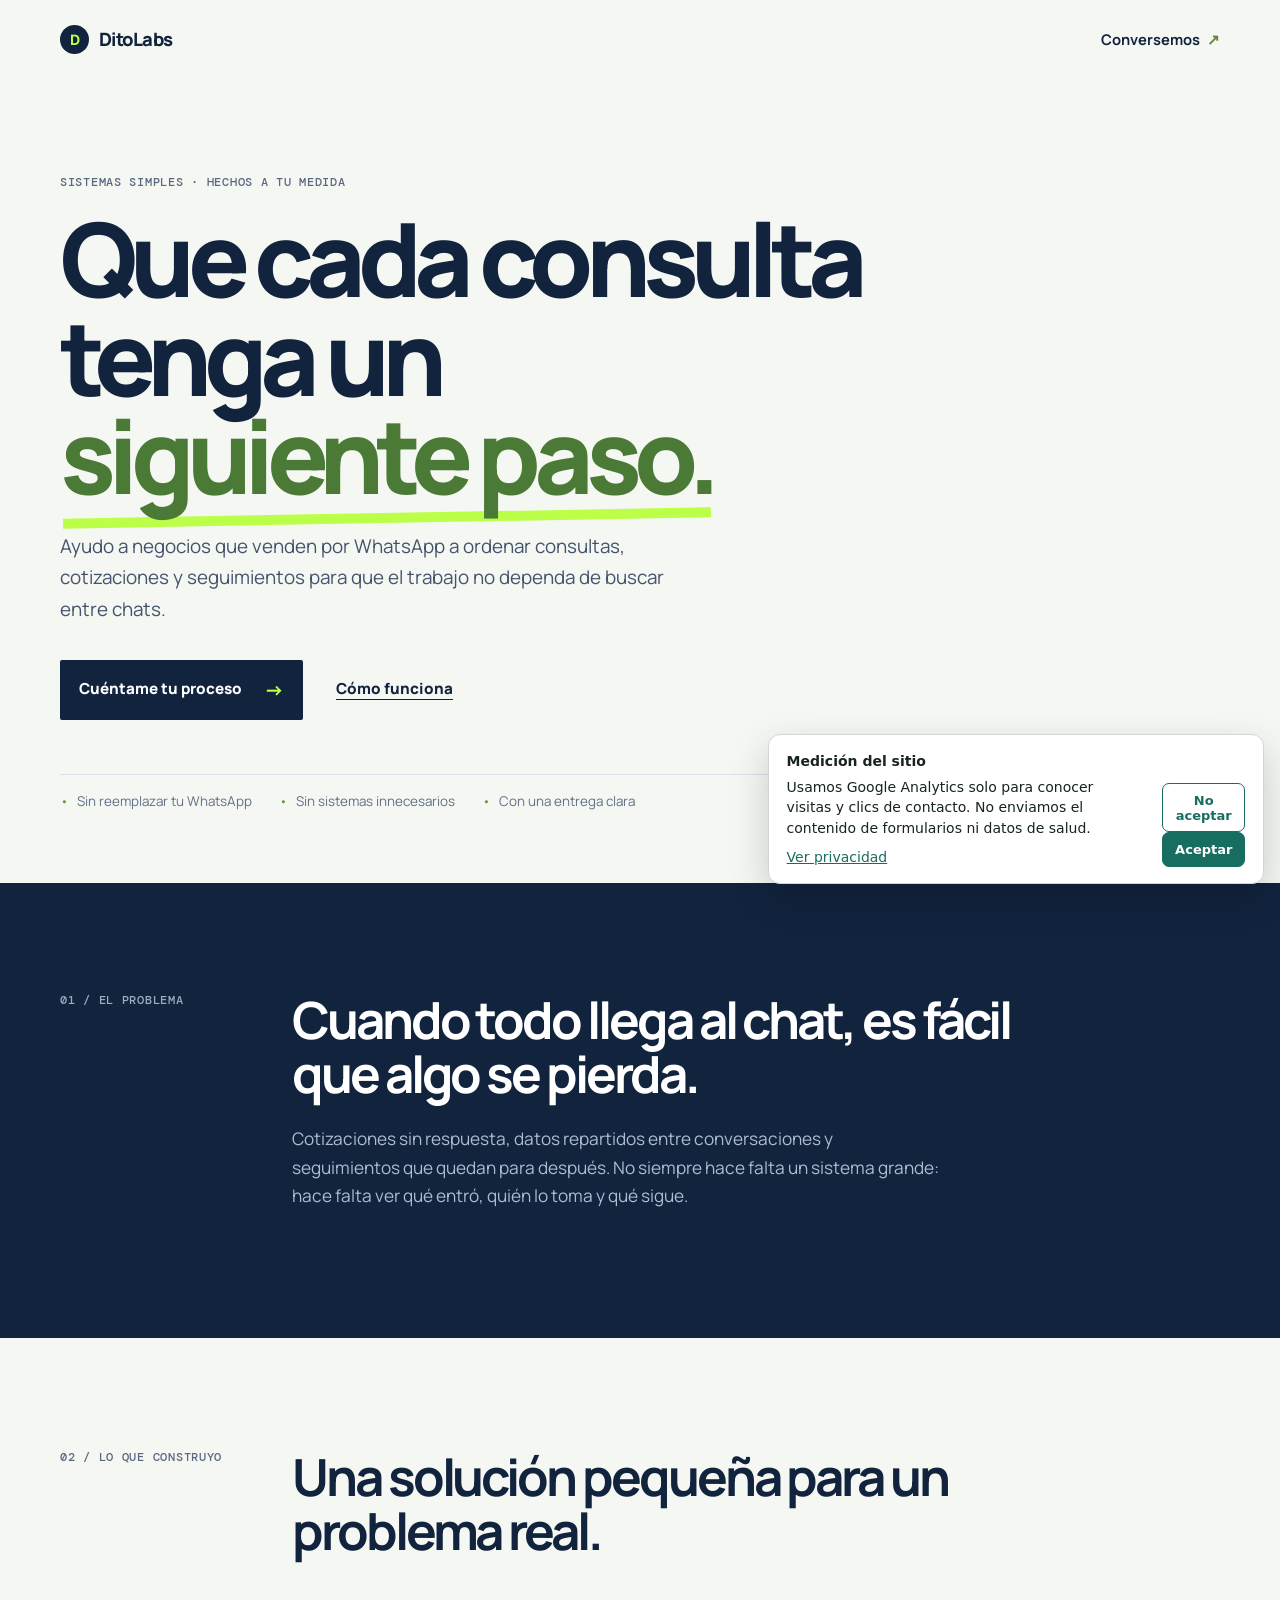
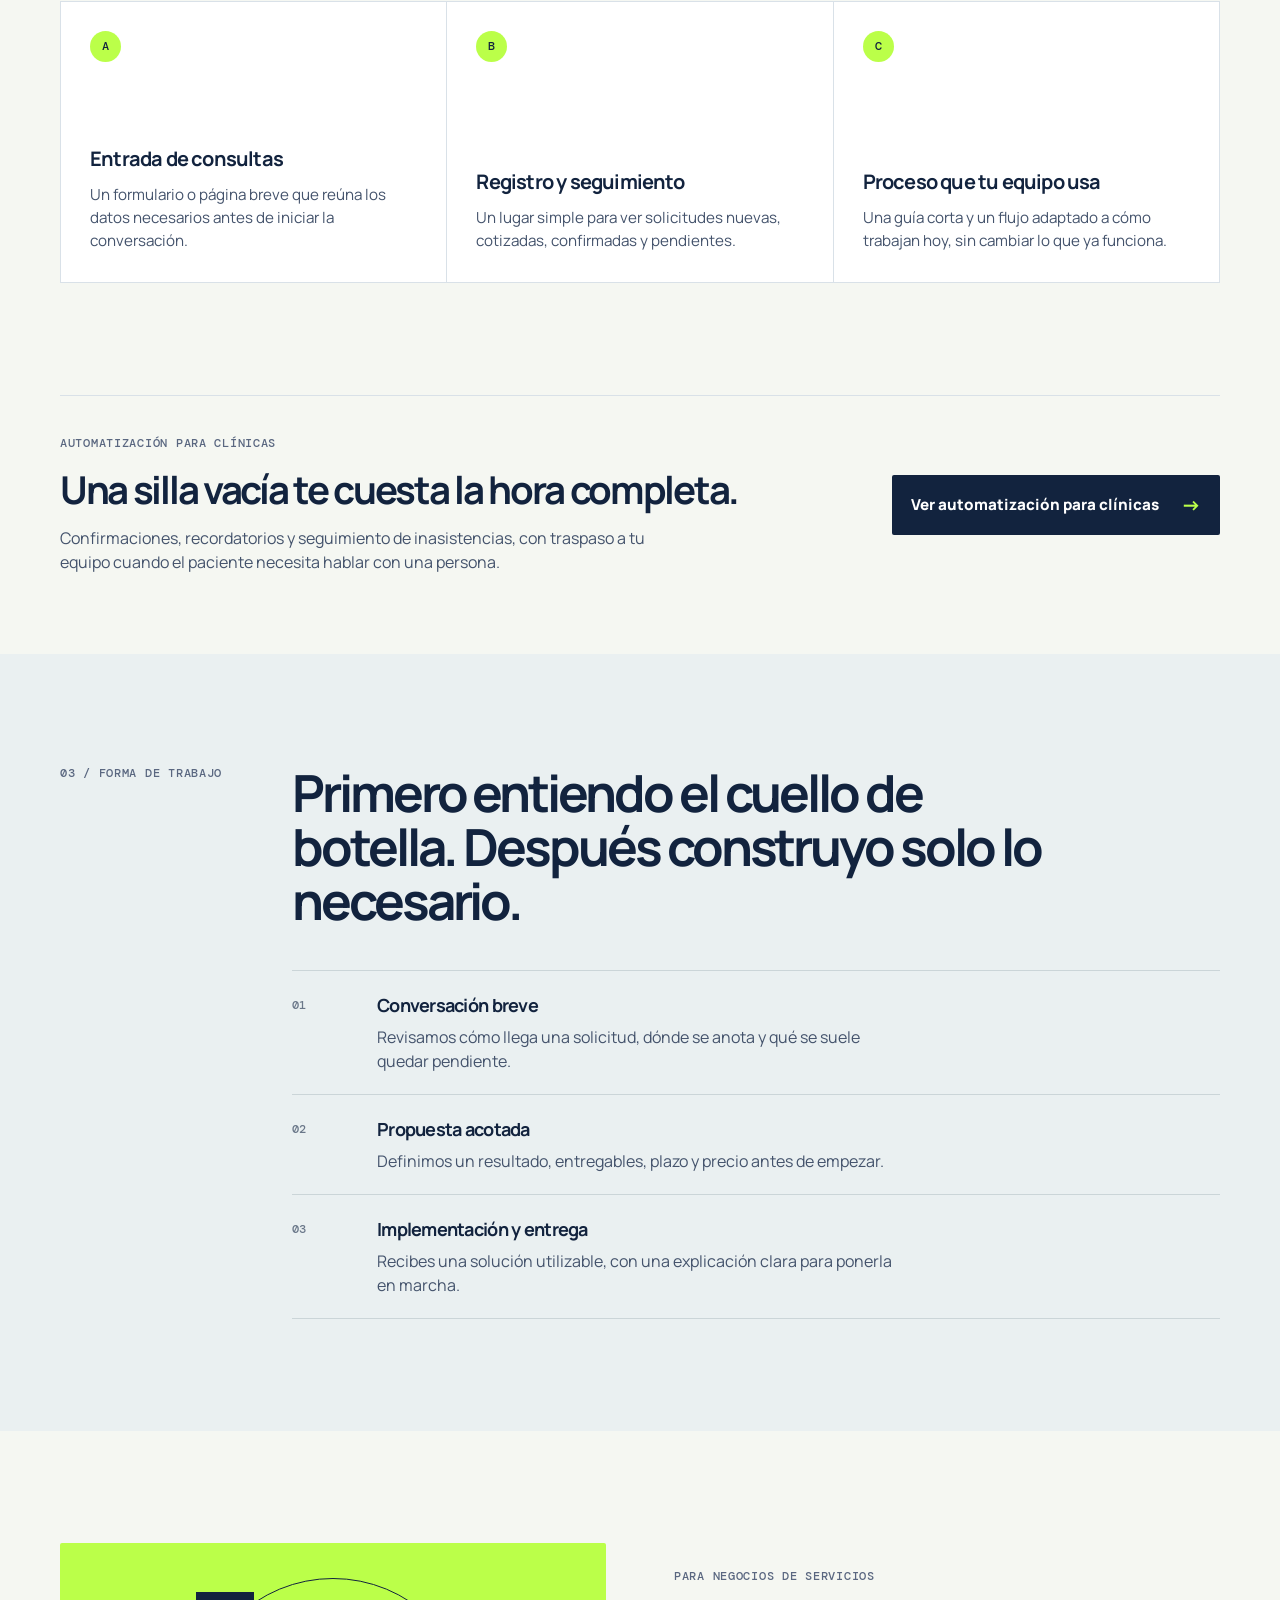
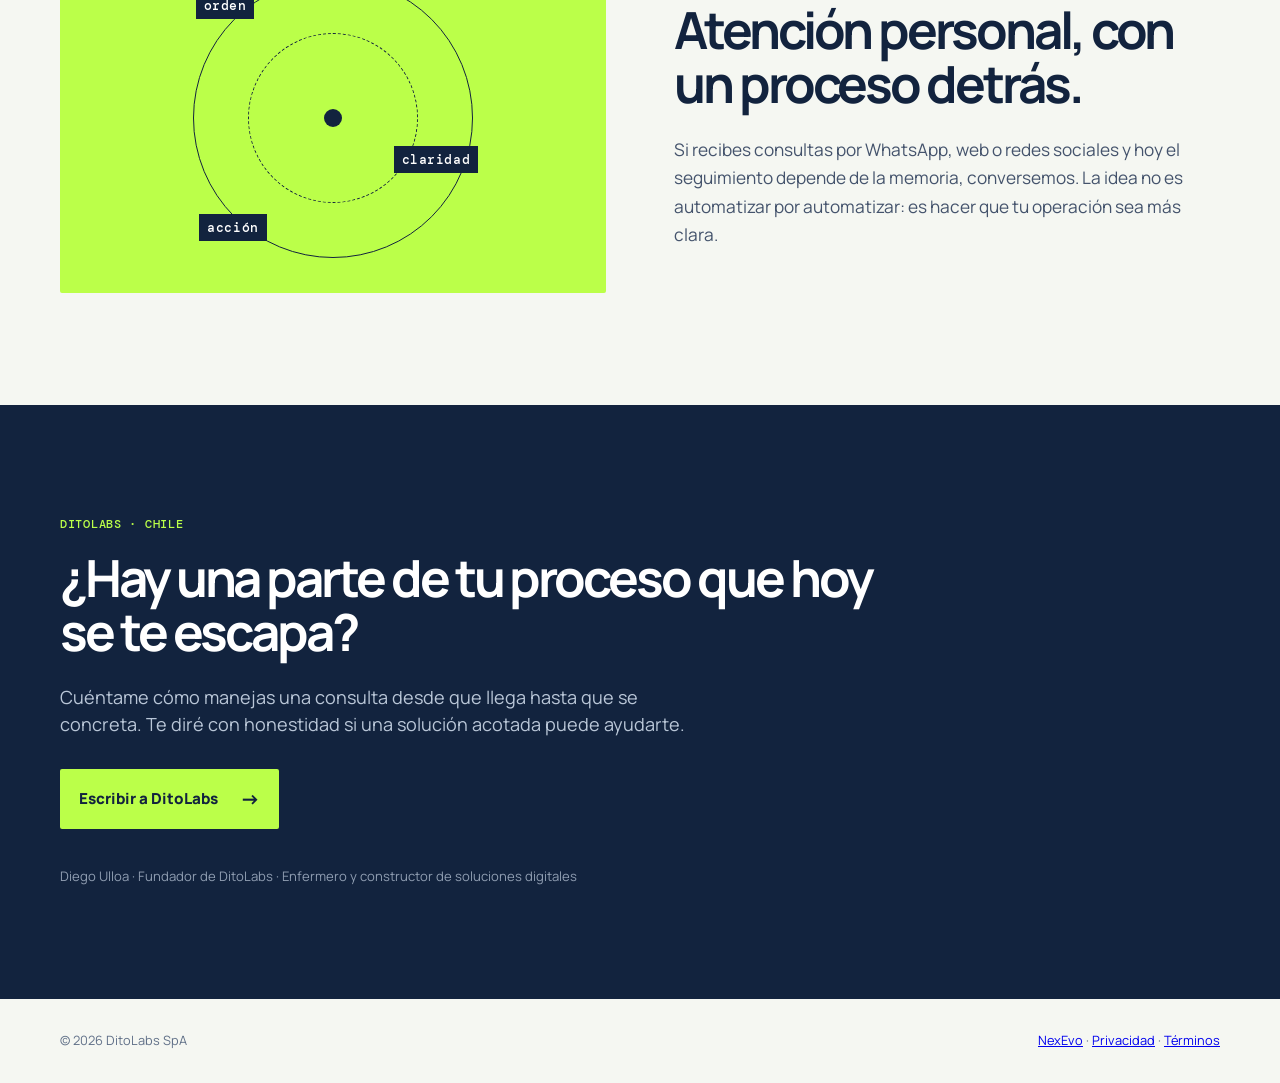
<file: servicios.html>
<!doctype html>
<html lang="es-CL">
  <head>
    <meta charset="UTF-8" />
    <meta name="viewport" content="width=device-width, initial-scale=1.0" />
    <meta name="description" content="DitoLabs ayuda a negocios que atienden por WhatsApp a ordenar sus consultas, cotizaciones y seguimientos." />
    <title>DitoLabs | Procesos simples para atender mejor</title>
  <link rel="canonical" href="https://ditolabs.tech/servicios.html">
  <meta property="og:type" content="website">
  <meta property="og:locale" content="es_CL">
  <meta property="og:site_name" content="Dito Labs">
  <meta property="og:title" content="DitoLabs | Procesos simples para atender mejor">
  <meta property="og:description" content="DitoLabs ayuda a negocios que atienden por WhatsApp a ordenar sus consultas, cotizaciones y seguimientos.">
  <meta property="og:url" content="https://ditolabs.tech/servicios.html">
  <meta property="og:image" content="https://ditolabs.tech/assets/og-image.png">
  <meta property="og:image:width" content="1200">
  <meta property="og:image:height" content="630">
  <meta name="twitter:card" content="summary_large_image">
  <meta name="theme-color" content="#1E3A8A">
  <link rel="icon" type="image/png" sizes="32x32" href="/assets/favicon-32.png">
  <link rel="icon" type="image/png" sizes="16x16" href="/assets/favicon-16.png">
  <link rel="apple-touch-icon" href="/assets/apple-touch-icon.png">
  <script type="application/ld+json">
{
 "@context": "https://schema.org",
 "@graph": [
  {
   "@type": "Organization",
   "@id": "https://ditolabs.tech/#org",
   "name": "Dito Labs SpA",
   "alternateName": "Dito Labs",
   "url": "https://ditolabs.tech/",
   "logo": "https://ditolabs.tech/assets/apple-touch-icon.png",
   "email": "contacto@ditolabs.tech",
   "foundingDate": "2026",
   "address": {
    "@type": "PostalAddress",
    "addressLocality": "Santiago",
    "addressCountry": "CL"
   },
   "founder": {
    "@type": "Person",
    "name": "Diego Ulloa González",
    "jobTitle": "Enfermero Universitario",
    "alumniOf": "Universidad Andrés Bello",
    "sameAs": "https://www.linkedin.com/in/diegoulloagonzalez"
   }
  }
 ]
}
  </script>
    <link rel="preconnect" href="https://fonts.googleapis.com" />
    <link rel="preconnect" href="https://fonts.gstatic.com" crossorigin />
    <link href="https://fonts.googleapis.com/css2?family=DM+Mono:wght@400;500&family=Manrope:wght@400;500;600;700;800&display=swap" rel="stylesheet" />
    <link rel="stylesheet" href="css/servicios.css?v=20260912" />
  </head>
  <body>
    <main>
      <nav class="nav shell" aria-label="Navegación principal">
        <a class="brand" href="index.html" aria-label="DitoLabs, inicio"><span class="brand-mark">D</span> DitoLabs</a>
        <a class="nav-link" href="#contacto">Conversemos <span aria-hidden="true">↗</span></a>
      </nav>

      <section class="hero shell" id="inicio">
        <p class="eyebrow">Sistemas simples · Hechos a tu medida</p>
        <h1>Que cada consulta tenga un <em>siguiente paso.</em></h1>
        <p class="lead">Ayudo a negocios que venden por WhatsApp a ordenar consultas, cotizaciones y seguimientos para que el trabajo no dependa de buscar entre chats.</p>
        <div class="hero-actions">
          <a class="button button-primary" href="#contacto">Cuéntame tu proceso <span aria-hidden="true">→</span></a>
          <a class="button button-quiet" href="#como-funciona">Cómo funciona</a>
        </div>
        <div class="signal-row" aria-label="Beneficios principales">
          <span>Sin reemplazar tu WhatsApp</span><span>Sin sistemas innecesarios</span><span>Con una entrega clara</span>
        </div>
      </section>

      <section class="problem" aria-labelledby="problema-titulo">
        <div class="shell split-layout">
          <p class="section-index">01 / El problema</p>
          <div>
            <h2 id="problema-titulo">Cuando todo llega al chat, es fácil que algo se pierda.</h2>
            <p class="section-copy">Cotizaciones sin respuesta, datos repartidos entre conversaciones y seguimientos que quedan para después. No siempre hace falta un sistema grande: hace falta ver qué entró, quién lo toma y qué sigue.</p>
          </div>
        </div>
      </section>

      <section class="services shell" id="servicios" aria-labelledby="servicios-titulo">
        <div class="split-layout section-heading">
          <p class="section-index">02 / Lo que construyo</p>
          <h2 id="servicios-titulo">Una solución pequeña para un problema real.</h2>
        </div>
        <div class="service-grid">
          <article class="service-card">
            <span class="card-number">A</span>
            <h3>Entrada de consultas</h3>
            <p>Un formulario o página breve que reúna los datos necesarios antes de iniciar la conversación.</p>
          </article>
          <article class="service-card">
            <span class="card-number">B</span>
            <h3>Registro y seguimiento</h3>
            <p>Un lugar simple para ver solicitudes nuevas, cotizadas, confirmadas y pendientes.</p>
          </article>
          <article class="service-card">
            <span class="card-number">C</span>
            <h3>Proceso que tu equipo usa</h3>
            <p>Una guía corta y un flujo adaptado a cómo trabajan hoy, sin cambiar lo que ya funciona.</p>
          </article>
        </div>
      </section>

      <section class="clinic-offer shell" aria-labelledby="clinicas-titulo">
        <div>
          <p class="eyebrow">Automatización para clínicas</p>
          <h2 id="clinicas-titulo">Una silla vacía te cuesta la hora completa.</h2>
          <p>Confirmaciones, recordatorios y seguimiento de inasistencias, con traspaso a tu equipo cuando el paciente necesita hablar con una persona.</p>
        </div>
        <a class="button button-primary" href="/automatizacion-clinicas/">Ver automatización para clínicas <span aria-hidden="true">→</span></a>
      </section>

      <section class="workflow" id="como-funciona" aria-labelledby="flujo-titulo">
        <div class="shell split-layout">
          <p class="section-index">03 / Forma de trabajo</p>
          <div>
            <h2 id="flujo-titulo">Primero entiendo el cuello de botella. Después construyo solo lo necesario.</h2>
            <ol class="steps">
              <li><span>01</span><div><h3>Conversación breve</h3><p>Revisamos cómo llega una solicitud, dónde se anota y qué se suele quedar pendiente.</p></div></li>
              <li><span>02</span><div><h3>Propuesta acotada</h3><p>Definimos un resultado, entregables, plazo y precio antes de empezar.</p></div></li>
              <li><span>03</span><div><h3>Implementación y entrega</h3><p>Recibes una solución utilizable, con una explicación clara para ponerla en marcha.</p></div></li>
            </ol>
          </div>
        </div>
      </section>

      <section class="fit shell" aria-labelledby="encaje-titulo">
        <div class="fit-visual" aria-hidden="true">
          <div class="orbit orbit-one"></div><div class="orbit orbit-two"></div><div class="orbit-dot"></div>
          <span>orden</span><span>claridad</span><span>acción</span>
        </div>
        <div>
          <p class="eyebrow">Para negocios de servicios</p>
          <h2 id="encaje-titulo">Atención personal, con un proceso detrás.</h2>
          <p class="section-copy">Si recibes consultas por WhatsApp, web o redes sociales y hoy el seguimiento depende de la memoria, conversemos. La idea no es automatizar por automatizar: es hacer que tu operación sea más clara.</p>
        </div>
      </section>

      <section class="contact" id="contacto" aria-labelledby="contacto-titulo">
        <div class="shell contact-inner">
          <p class="eyebrow">DitoLabs · Chile</p>
          <h2 id="contacto-titulo">¿Hay una parte de tu proceso que hoy se te escapa?</h2>
          <p>Cuéntame cómo manejas una consulta desde que llega hasta que se concreta. Te diré con honestidad si una solución acotada puede ayudarte.</p>
          <a class="button button-light" href="mailto:contacto@ditolabs.tech?subject=Consulta%20sobre%20mi%20proceso">Escribir a DitoLabs <span aria-hidden="true">→</span></a>
          <p class="contact-note">Diego Ulloa · Fundador de DitoLabs · Enfermero y constructor de soluciones digitales</p>
        </div>
      </section>
    </main>
    <footer class="shell footer"><span>© 2026 DitoLabs SpA</span><span><a href="nexevo.html">NexEvo</a> · <a href="politica-privacidad.html">Privacidad</a> · <a href="terminos-condiciones.html">Términos</a></span></footer>
  <script src="/js/analytics-consent.js" defer></script>
</body>
</html>
</file>
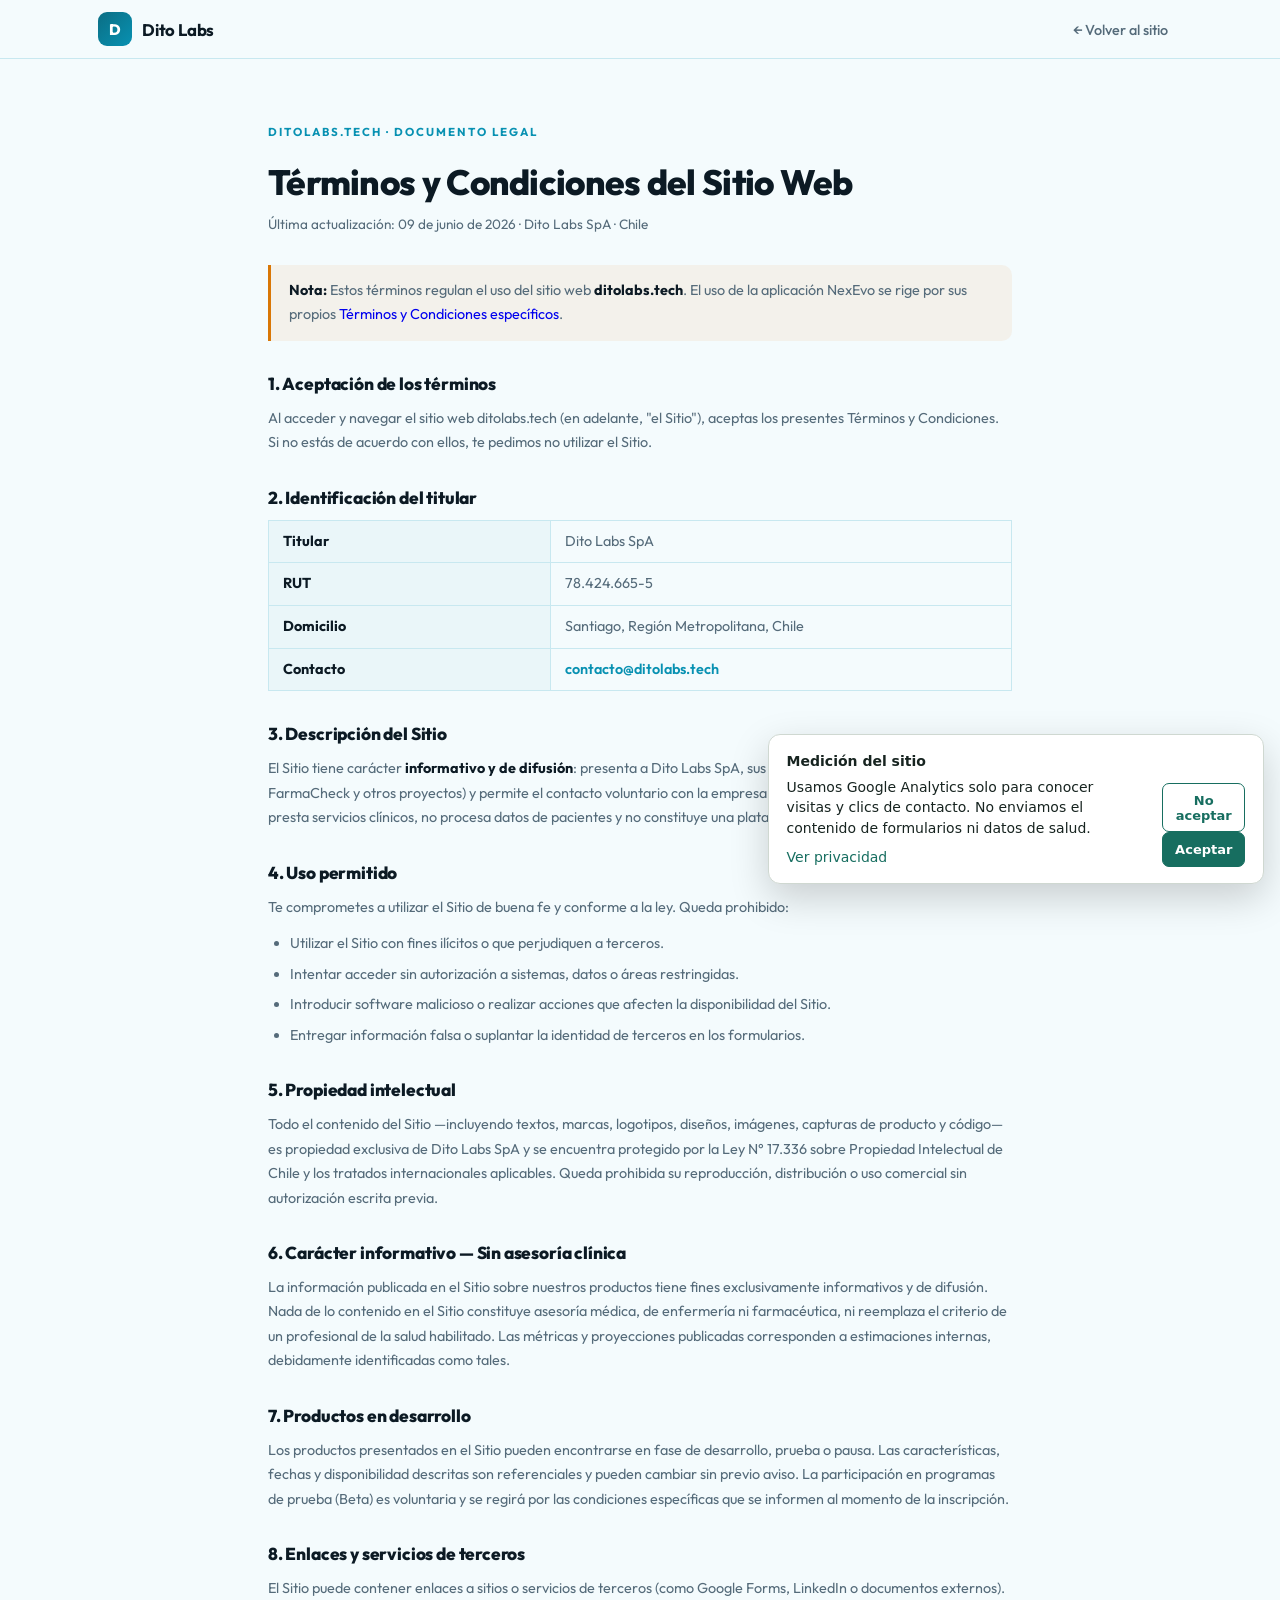
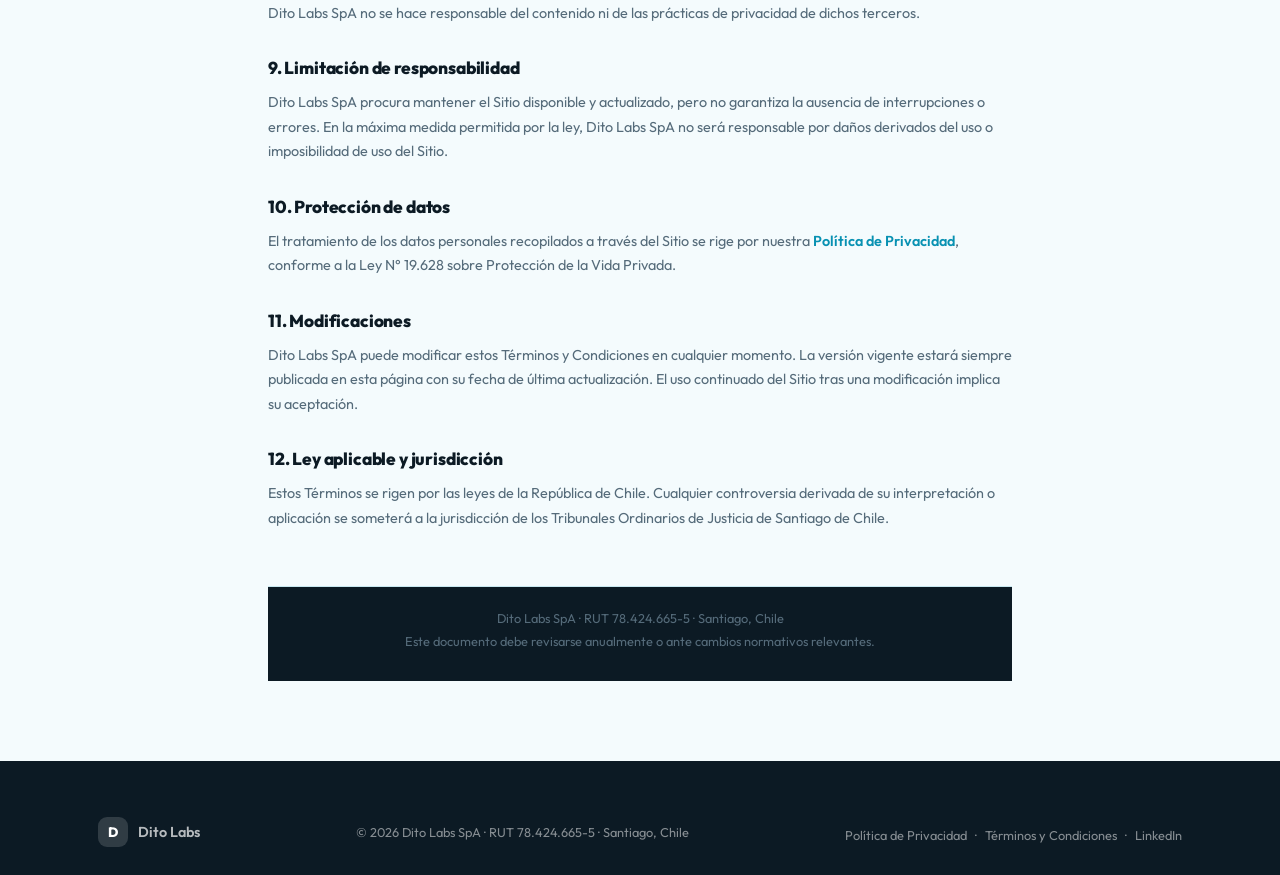
<file: terminos-condiciones.html>
<!DOCTYPE html>
<html lang="es-CL">
<head>
  <meta charset="UTF-8">
  <meta name="viewport" content="width=device-width, initial-scale=1.0">
  <title>Términos y Condiciones — Dito Labs</title>
  <meta name="description" content="Términos y Condiciones de uso del sitio web ditolabs.tech, operado por Dito Labs SpA, Chile.">
  <meta name="robots" content="index, follow">
  <link rel="preconnect" href="https://fonts.googleapis.com">
  <link href="https://fonts.googleapis.com/css2?family=Outfit:wght@300;400;500;600;700;800&display=swap" rel="stylesheet">
  <link rel="stylesheet" href="/css/legal.css">
  <link rel="icon" type="image/png" href="assets/favicon-32.png" sizes="32x32">
  <link rel="icon" type="image/png" href="assets/favicon-16.png" sizes="16x16">
</head>
<body class="legal-body">

<nav id="nav" class="solid">
  <div class="container nav-inner">
    <div class="nav-start">
      <a href="index.html" class="logo">
        <span class="logo-mark">D</span>
        <span>Dito Labs</span>
      </a>
    </div>
    <ul class="nav-links">
      <li><a href="index.html">← Volver al sitio</a></li>
    </ul>
  </div>
</nav>

<main class="legal-main">
  <div class="container legal-container">
    <header class="legal-header">
      <span class="s-tag">ditolabs.tech · Documento legal</span>
      <h1 class="legal-title">Términos y Condiciones del Sitio Web</h1>
      <p class="legal-meta">Última actualización: 09 de junio de 2026 · Dito Labs SpA · Chile</p>
    </header>

    <div class="legal-note">
      <strong>Nota:</strong> Estos términos regulan el uso del sitio web <strong>ditolabs.tech</strong>. El uso de la aplicación NexEvo se rige por sus propios <a href="nexevo-terminos.html">Términos y Condiciones específicos</a>.
    </div>

    <section class="legal-section">
      <h2>1. Aceptación de los términos</h2>
      <p>Al acceder y navegar el sitio web ditolabs.tech (en adelante, "el Sitio"), aceptas los presentes Términos y Condiciones. Si no estás de acuerdo con ellos, te pedimos no utilizar el Sitio.</p>
    </section>

    <section class="legal-section">
      <h2>2. Identificación del titular</h2>
      <table class="legal-table">
        <tr><td>Titular</td><td>Dito Labs SpA</td></tr>
        <tr><td>RUT</td><td>78.424.665-5</td></tr>
        <tr><td>Domicilio</td><td>Santiago, Región Metropolitana, Chile</td></tr>
        <tr><td>Contacto</td><td><a href="mailto:contacto@ditolabs.tech">contacto@ditolabs.tech</a></td></tr>
      </table>
    </section>

    <section class="legal-section">
      <h2>3. Descripción del Sitio</h2>
      <p>El Sitio tiene carácter <strong>informativo y de difusión</strong>: presenta a Dito Labs SpA, sus productos en desarrollo (NexEvo, FarmaCheck y otros proyectos) y permite el contacto voluntario con la empresa mediante formularios. El Sitio no presta servicios clínicos, no procesa datos de pacientes y no constituye una plataforma de salud.</p>
    </section>

    <section class="legal-section">
      <h2>4. Uso permitido</h2>
      <p>Te comprometes a utilizar el Sitio de buena fe y conforme a la ley. Queda prohibido:</p>
      <ul>
        <li>Utilizar el Sitio con fines ilícitos o que perjudiquen a terceros.</li>
        <li>Intentar acceder sin autorización a sistemas, datos o áreas restringidas.</li>
        <li>Introducir software malicioso o realizar acciones que afecten la disponibilidad del Sitio.</li>
        <li>Entregar información falsa o suplantar la identidad de terceros en los formularios.</li>
      </ul>
    </section>

    <section class="legal-section">
      <h2>5. Propiedad intelectual</h2>
      <p>Todo el contenido del Sitio —incluyendo textos, marcas, logotipos, diseños, imágenes, capturas de producto y código— es propiedad exclusiva de Dito Labs SpA y se encuentra protegido por la Ley N° 17.336 sobre Propiedad Intelectual de Chile y los tratados internacionales aplicables. Queda prohibida su reproducción, distribución o uso comercial sin autorización escrita previa.</p>
    </section>

    <section class="legal-section">
      <h2>6. Carácter informativo — Sin asesoría clínica</h2>
      <p>La información publicada en el Sitio sobre nuestros productos tiene fines exclusivamente informativos y de difusión. Nada de lo contenido en el Sitio constituye asesoría médica, de enfermería ni farmacéutica, ni reemplaza el criterio de un profesional de la salud habilitado. Las métricas y proyecciones publicadas corresponden a estimaciones internas, debidamente identificadas como tales.</p>
    </section>

    <section class="legal-section">
      <h2>7. Productos en desarrollo</h2>
      <p>Los productos presentados en el Sitio pueden encontrarse en fase de desarrollo, prueba o pausa. Las características, fechas y disponibilidad descritas son referenciales y pueden cambiar sin previo aviso. La participación en programas de prueba (Beta) es voluntaria y se regirá por las condiciones específicas que se informen al momento de la inscripción.</p>
    </section>

    <section class="legal-section">
      <h2>8. Enlaces y servicios de terceros</h2>
      <p>El Sitio puede contener enlaces a sitios o servicios de terceros (como Google Forms, LinkedIn o documentos externos). Dito Labs SpA no se hace responsable del contenido ni de las prácticas de privacidad de dichos terceros.</p>
    </section>

    <section class="legal-section">
      <h2>9. Limitación de responsabilidad</h2>
      <p>Dito Labs SpA procura mantener el Sitio disponible y actualizado, pero no garantiza la ausencia de interrupciones o errores. En la máxima medida permitida por la ley, Dito Labs SpA no será responsable por daños derivados del uso o imposibilidad de uso del Sitio.</p>
    </section>

    <section class="legal-section">
      <h2>10. Protección de datos</h2>
      <p>El tratamiento de los datos personales recopilados a través del Sitio se rige por nuestra <a href="politica-privacidad.html">Política de Privacidad</a>, conforme a la Ley N° 19.628 sobre Protección de la Vida Privada.</p>
    </section>

    <section class="legal-section">
      <h2>11. Modificaciones</h2>
      <p>Dito Labs SpA puede modificar estos Términos y Condiciones en cualquier momento. La versión vigente estará siempre publicada en esta página con su fecha de última actualización. El uso continuado del Sitio tras una modificación implica su aceptación.</p>
    </section>

    <section class="legal-section">
      <h2>12. Ley aplicable y jurisdicción</h2>
      <p>Estos Términos se rigen por las leyes de la República de Chile. Cualquier controversia derivada de su interpretación o aplicación se someterá a la jurisdicción de los Tribunales Ordinarios de Justicia de Santiago de Chile.</p>
    </section>

    <footer class="legal-doc-footer">
      <p>Dito Labs SpA · RUT 78.424.665-5 · Santiago, Chile</p>
      <p>Este documento debe revisarse anualmente o ante cambios normativos relevantes.</p>
    </footer>
  </div>
</main>

<footer>
  <div class="container footer-inner">
    <div class="footer-brand">
      <span class="logo-mark">D</span>
      <span>Dito Labs</span>
    </div>
    <p class="footer-legal">© 2026 Dito Labs SpA · RUT 78.424.665-5 · Santiago, Chile</p>
    <div class="footer-links">
      <a href="politica-privacidad.html" class="footer-link">Política de Privacidad</a>
      <span class="footer-sep">·</span>
      <a href="terminos-condiciones.html" class="footer-link">Términos y Condiciones</a>
      <span class="footer-sep">·</span>
      <a href="https://www.linkedin.com/in/diegoulloagonzalez" target="_blank" rel="noopener" class="footer-link">LinkedIn</a>
    </div>
  </div>
</footer>

<script src="/js/analytics-consent.js" defer></script>
</body>
</html>
</file>
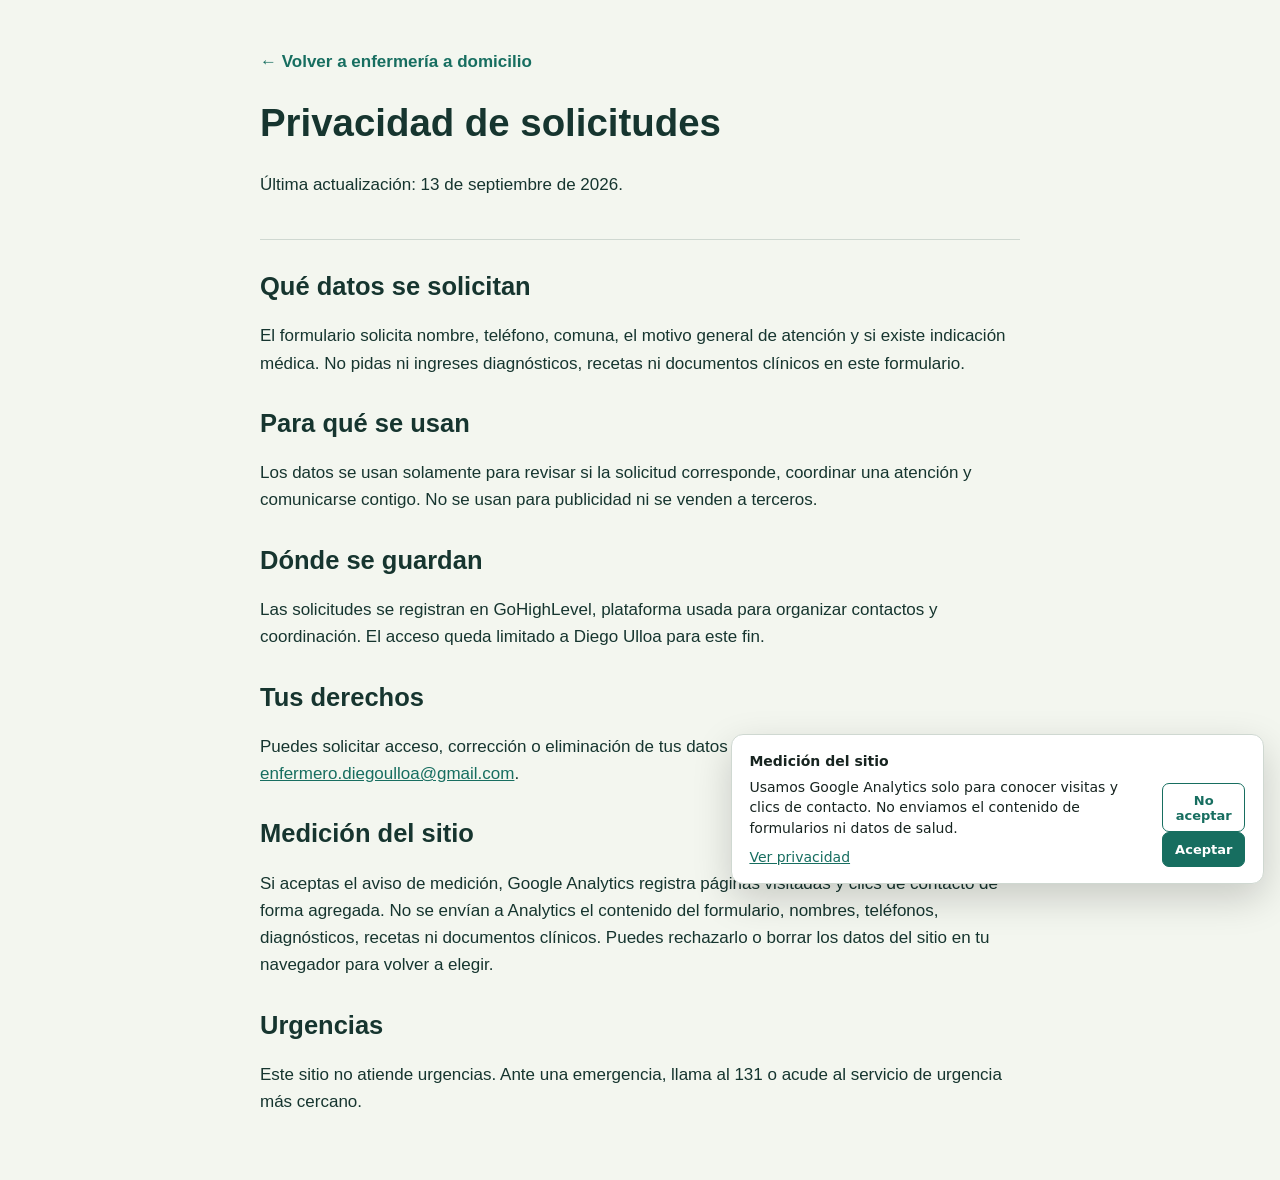
<file: enfermeria-domicilio/privacidad.html>
<!doctype html><html lang="es-CL"><head><meta charset="utf-8"><meta name="viewport" content="width=device-width,initial-scale=1"><title>Privacidad de solicitudes · Enfermería a domicilio</title><meta name="description" content="Información sobre el tratamiento de datos de solicitudes de enfermería a domicilio."><style>body{margin:0;background:#f3f6ef;color:#16352f;font:17px/1.6 Arial,sans-serif}.wrap{max-width:760px;margin:auto;padding:48px 24px}a{color:#176e60}h1,h2{line-height:1.15}h1{font-size:2.4rem}h2{margin-top:2rem}header{border-bottom:1px solid #cfd8d1;padding-bottom:1.5rem}.back{font-weight:bold;text-decoration:none}</style></head><body><main class="wrap"><a class="back" href="/enfermeria-domicilio/">← Volver a enfermería a domicilio</a><header><h1>Privacidad de solicitudes</h1><p>Última actualización: 13 de septiembre de 2026.</p></header><h2>Qué datos se solicitan</h2><p>El formulario solicita nombre, teléfono, comuna, el motivo general de atención y si existe indicación médica. No pidas ni ingreses diagnósticos, recetas ni documentos clínicos en este formulario.</p><h2>Para qué se usan</h2><p>Los datos se usan solamente para revisar si la solicitud corresponde, coordinar una atención y comunicarse contigo. No se usan para publicidad ni se venden a terceros.</p><h2>Dónde se guardan</h2><p>Las solicitudes se registran en GoHighLevel, plataforma usada para organizar contactos y coordinación. El acceso queda limitado a Diego Ulloa para este fin.</p><h2>Tus derechos</h2><p>Puedes solicitar acceso, corrección o eliminación de tus datos escribiendo a <a href="mailto:enfermero.diegoulloa@gmail.com">enfermero.diegoulloa@gmail.com</a>.</p><h2>Medición del sitio</h2><p>Si aceptas el aviso de medición, Google Analytics registra páginas visitadas y clics de contacto de forma agregada. No se envían a Analytics el contenido del formulario, nombres, teléfonos, diagnósticos, recetas ni documentos clínicos. Puedes rechazarlo o borrar los datos del sitio en tu navegador para volver a elegir.</p><h2>Urgencias</h2><p>Este sitio no atiende urgencias. Ante una emergencia, llama al 131 o acude al servicio de urgencia más cercano.</p></main><script src="/js/analytics-consent.js" defer></script>
</body></html>
</file>
<file: css/home.css>
:root{--ink:#122638;--soft:#526578;--wash:#eef3f2;--line:#d5dfdf;--mint:#a5f4c8;--lime:#c6ff51;--white:#fff}*{box-sizing:border-box}html{scroll-behavior:smooth}body{margin:0;background:var(--white);color:var(--ink);font-family:Manrope,Arial,sans-serif;font-size:16px;line-height:1.5}.shell{width:min(1160px,calc(100% - 48px));margin:auto}.nav{display:flex;justify-content:space-between;align-items:center;padding:22px 0}.brand{display:flex;gap:10px;align-items:center;color:var(--ink);text-decoration:none;font-weight:800;letter-spacing:-.045em}.brand-mark{width:30px;height:30px;display:grid;place-items:center;border-radius:50%;background:var(--ink);color:var(--mint);font-size:.85rem}.nav a:not(.brand){color:var(--ink);font-size:.9rem;font-weight:700;text-decoration:none}.nav-links{display:flex;align-items:center;gap:25px}.hero{padding:96px 0 80px;max-width:950px}.eyebrow{font:500 .75rem/1.2 'DM Mono',monospace;letter-spacing:.07em;text-transform:uppercase;color:#617486;margin:0 0 21px}.dot{display:inline-block;width:8px;height:8px;border-radius:50%;background:#38aa79;margin-right:6px}h1,h2,h3,p{margin-top:0}h1{font-size:clamp(3.2rem,7.3vw,6.6rem);line-height:.96;letter-spacing:-.078em;margin-bottom:27px}h1 em{font-style:normal;color:#34866d}.lead{max-width:675px;font-size:1.18rem;line-height:1.65;color:var(--soft)}.hero-note{font-size:.85rem;color:#708092;margin:35px 0 0}.offerings{padding:0 0 110px}.offer-grid{display:grid;grid-template-columns:1fr 1fr;gap:18px}.offer{min-height:430px;padding:34px;display:flex;flex-direction:column;text-decoration:none;color:var(--ink);position:relative;overflow:hidden;transition:transform .2s,box-shadow .2s}.offer:hover{transform:translateY(-5px);box-shadow:0 18px 30px rgba(18,38,56,.12)}.offer-services{background:var(--lime)}.offer-nexevo{background:var(--ink);color:white}.offer-kicker{font:500 .72rem 'DM Mono',monospace;letter-spacing:.07em;text-transform:uppercase}.offer h2{font-size:clamp(2rem,3.2vw,3.1rem);letter-spacing:-.065em;line-height:1.02;max-width:450px;margin:24px 0 16px}.offer p{max-width:420px;margin:0;color:#254c45;font-size:1rem}.offer-nexevo p{color:#b9ccd2}.offer-arrow{margin-top:auto;display:flex;justify-content:space-between;align-items:center;font-weight:800;font-size:.93rem;padding-top:32px}.circle{width:45px;height:45px;border-radius:50%;display:grid;place-items:center;background:var(--ink);color:var(--lime);font-size:1.4rem}.offer-nexevo .circle{background:var(--mint);color:var(--ink)}.services-shape{position:absolute;width:270px;height:270px;border:1px solid rgba(18,38,56,.45);border-radius:50%;right:-80px;bottom:-95px}.services-shape:after{content:'';position:absolute;width:13px;height:13px;background:var(--ink);border-radius:50%;top:25px;left:37px}.nexevo-grid{position:absolute;right:28px;bottom:31px;width:145px;height:145px;border:1px solid #496276;background:linear-gradient(90deg,transparent 49%,#496276 50%,transparent 51%),linear-gradient(transparent 49%,#496276 50%,transparent 51%);background-size:36px 36px;opacity:.8}.bridge{background:var(--wash);padding:106px 0}.bridge-inner{display:grid;grid-template-columns:190px 1fr;gap:42px}.kicker{font:500 .75rem/1.2 'DM Mono',monospace;letter-spacing:.07em;text-transform:uppercase;color:#637689}.bridge h2{font-size:clamp(2rem,4vw,3.65rem);letter-spacing:-.063em;line-height:1.06;max-width:760px;margin-bottom:22px}.bridge p{max-width:620px;font-size:1.08rem;line-height:1.67;color:var(--soft)}.principles{padding:104px 0;display:grid;grid-template-columns:repeat(3,1fr);gap:24px}.principle{border-top:1px solid var(--line);padding-top:20px}.principle span{font:500 .72rem 'DM Mono',monospace;color:#5d7180}.principle h3{letter-spacing:-.04em;font-size:1.15rem;margin:26px 0 10px}.principle p{margin:0;font-size:.92rem;color:var(--soft)}.bottom{background:var(--ink);color:white;padding:86px 0}.bottom-inner{display:flex;align-items:end;justify-content:space-between;gap:40px}.bottom h2{font-size:clamp(2rem,4vw,3.6rem);letter-spacing:-.065em;line-height:1.05;margin:0;max-width:660px}.bottom a{background:var(--mint);color:var(--ink);text-decoration:none;font-weight:800;padding:15px 18px;white-space:nowrap}.footer{display:flex;justify-content:space-between;gap:18px;padding:29px 0;color:#66798a;font-size:.8rem}.footer a{color:inherit}@media(max-width:720px){.shell{width:min(100% - 32px,1160px)}.nav-links a:not(:last-child){display:none}.hero{padding:67px 0 55px}.offer-grid,.bridge-inner,.principles{grid-template-columns:1fr}.offer{min-height:365px}.bridge{padding:72px 0}.bridge-inner{gap:16px}.principles{padding:72px 0;gap:40px}.bottom{padding:69px 0}.bottom-inner,.footer{align-items:flex-start;flex-direction:column}.footer{gap:9px}}
</file>
<file: css/automatizacion-clinicas.css>
:root{color-scheme:light;--ground:#f5f7f2;--surface:#fff;--panel:#eef3f2;--ink:#122638;--ink-soft:#526578;--line:#d5dfdf;--signal:#287359;--signal-soft:#a5f4c8;--go:#287359;--accent-ink:#122638;--lime:#c6ff51;--maxw:72.5rem;}
  *{box-sizing:border-box}
  body{margin:0;background:var(--ground);color:var(--ink);font-family:"Manrope",-apple-system,BlinkMacSystemFont,"Segoe UI",sans-serif;line-height:1.6;-webkit-font-smoothing:antialiased}
  .wrap{max-width:var(--maxw);margin:0 auto;padding:0 1.5rem}
  h1,h2,h3{font-family:"Manrope","Arial Narrow",sans-serif;font-weight:800;line-height:1.04;text-wrap:balance;letter-spacing:-.05em;margin:0}
  h1{font-size:clamp(2.5rem,7vw,6rem)}
  h2{font-size:clamp(1.6rem,3.6vw,2.4rem);margin-bottom:.7rem}
  h3{font-size:1.1rem;font-weight:600}
  p{margin:0 0 1rem;max-width:62ch}
  a{color:inherit}
  .mono{font-family:"DM Mono",ui-monospace,monospace}
  .eyebrow{font-family:"DM Mono",monospace;font-size:.75rem;letter-spacing:.16em;text-transform:uppercase;color:var(--signal);margin:0 0 1.1rem}

  header.bar{border-bottom:1px solid var(--line);position:sticky;top:0;background:color-mix(in srgb,var(--ground) 90%,transparent);backdrop-filter:blur(8px);z-index:20}
  header.bar .wrap{display:flex;justify-content:space-between;align-items:center;padding:.85rem 1.5rem}
  .logo{font-family:"DM Mono",monospace;font-size:.85rem;letter-spacing:.02em}
  .logo b{color:var(--signal)}

  .btn{display:inline-flex;align-items:center;gap:.5rem;background:var(--ink);color:var(--ground);padding:.8rem 1.4rem;border-radius:4px;font-weight:600;font-size:.95rem;text-decoration:none;border:1px solid var(--ink);transition:transform .14s,opacity .14s}
  .btn:hover{transform:translateY(-1px);opacity:.9}
  .btn.signal{background:var(--lime);border-color:var(--lime);color:var(--ink)}
  .btn.ghost{background:transparent;color:var(--ink)}
  .btn.sm{padding:.5rem 1rem;font-size:.85rem}
  a:focus-visible,button:focus-visible{outline:3px solid var(--signal);outline-offset:3px}

  .hero{padding-top:clamp(3.5rem,9vw,7rem);padding-bottom:clamp(2.5rem,6vw,4rem)}
  .hero h1{margin-bottom:1.4rem}
  .hero h1 .strike{color:var(--signal)}
  .hero .lede{font-size:clamp(1.05rem,1.8vw,1.25rem);color:var(--ink-soft);max-width:48ch}
  .hero-actions{display:flex;flex-wrap:wrap;gap:.75rem;margin-top:2rem}

  section{padding:clamp(2.8rem,6vw,4.5rem) 0;border-top:1px solid var(--line)}

  .cost{display:grid;grid-template-columns:repeat(auto-fit,minmax(13rem,1fr));gap:1.5rem;margin-top:1.8rem}
  .cost div{border-top:2px solid var(--signal);padding-top:.9rem}
  .cost .n{font-family:"Manrope",sans-serif;font-size:2.1rem;font-weight:700;font-variant-numeric:tabular-nums;letter-spacing:-.03em}
  .cost .l{font-size:.9rem;color:var(--ink-soft)}

  /* flow */
  .flow{margin-top:1.8rem;border:1px solid var(--line);border-radius:8px;background:var(--surface);overflow:hidden}
  .flow-head{background:var(--panel);padding:.7rem 1.1rem;font-family:"DM Mono",monospace;font-size:.75rem;letter-spacing:.1em;text-transform:uppercase;color:var(--ink-soft);border-bottom:1px solid var(--line)}
  .flow-row{display:grid;grid-template-columns:7rem 1fr;gap:1rem;padding:.95rem 1.1rem;align-items:baseline}
  .flow-row+.flow-row{border-top:1px solid var(--line)}
  .flow-row .t{font-family:"DM Mono",monospace;font-size:.85rem;color:var(--signal);font-weight:500}
  .flow-row .d{font-size:.95rem}
  .flow-row .d b{font-weight:600}
  .flow-row.exit .t{color:var(--go)}
  @media(max-width:32rem){.flow-row{grid-template-columns:1fr;gap:.2rem}}

  .pkgs{display:grid;grid-template-columns:repeat(auto-fit,minmax(15rem,1fr));gap:1.2rem;margin-top:2rem}
  .pkg{border:1px solid var(--line);border-radius:8px;background:var(--surface);padding:1.5rem 1.35rem;display:flex;flex-direction:column;gap:.8rem}
  .pkg.mid{border-color:var(--signal);box-shadow:0 2px 0 var(--signal);background:#f0faf3}
  .pkg .tag{font-family:"DM Mono",monospace;font-size:.72rem;letter-spacing:.12em;text-transform:uppercase;color:var(--ink-soft)}
  .pkg .price{font-family:"Manrope",sans-serif;font-size:1.7rem;font-weight:700;font-variant-numeric:tabular-nums}
  .pkg .price small{font-size:.8rem;font-weight:500;color:var(--ink-soft);display:block;margin-top:.15rem}
  .pkg ul{margin:0;padding:0;list-style:none;font-size:.9rem;color:var(--ink-soft);display:flex;flex-direction:column;gap:.45rem;flex:1}
  .pkg li{padding-left:1.1rem;position:relative}
  .pkg li::before{content:"+";position:absolute;left:0;color:var(--signal);font-weight:700}

  .why{display:grid;grid-template-columns:1fr;gap:1.4rem;background:var(--accent-ink);color:#F6F6F4;border-radius:10px;padding:clamp(1.8rem,4vw,2.8rem)}
  .why h2{color:inherit}
  .why p{color:inherit;opacity:.92}
  .why .q{font-family:"DM Mono",monospace;font-size:1.02rem;line-height:1.7;border-left:2px solid var(--signal-soft);padding-left:1rem;opacity:1}

  .steps{display:grid;grid-template-columns:repeat(auto-fit,minmax(14rem,1fr));gap:1.6rem;margin-top:1.8rem}
  .steps .s .k{font-family:"DM Mono",monospace;font-size:.8rem;color:var(--signal)}
  .steps .s p{font-size:.92rem;color:var(--ink-soft);margin:.3rem 0 0}

  .diagnostic-form{display:grid;grid-template-columns:repeat(2,minmax(0,1fr));gap:1rem 1.2rem;margin-top:1.8rem;max-width:52rem;background:var(--surface);border:1px solid var(--line);border-radius:10px;padding:clamp(1.2rem,3vw,1.8rem)}
  .diagnostic-form label{display:grid;gap:.45rem;font-size:.85rem;font-weight:700}.diagnostic-form label span{font-weight:500;color:var(--ink-soft)}
  .diagnostic-form input,.diagnostic-form select{width:100%;border:1px solid var(--line);border-radius:4px;background:var(--ground);color:var(--ink);padding:.75rem .8rem;font:inherit;font-weight:500}.diagnostic-form input:focus,.diagnostic-form select:focus{outline:3px solid #a5f4c866;outline-offset:1px;border-color:var(--signal)}
  .diagnostic-form button{justify-self:start;grid-column:1/-1;margin-top:.3rem}.form-note{font-size:.82rem;color:var(--ink-soft);margin-top:.75rem}
  @media(max-width:38rem){.diagnostic-form{grid-template-columns:1fr}.diagnostic-form button{width:100%;justify-content:center}}

  .cta{text-align:center;border:1px solid var(--line);border-radius:12px;background:var(--surface);padding:clamp(2.2rem,6vw,3.4rem) 1.5rem;margin-bottom:1rem}
  .cta p{margin-left:auto;margin-right:auto}
  .links{display:flex;flex-wrap:wrap;gap:.7rem;justify-content:center;margin-top:1.4rem}

  .disc{font-size:.82rem;color:var(--ink-soft);max-width:44rem;margin:1.4rem auto 0;text-align:center}

  footer{padding:2.5rem 0 3.5rem;font-size:.83rem;color:var(--ink-soft);text-align:center}
  @media (prefers-reduced-motion:reduce){*{transition:none!important}}

/* Navegación de la integración con Dito Labs. */
html { scroll-padding-top: 7rem; }
header.bar .wrap { gap: 1rem; flex-wrap: wrap; }
.logo { text-decoration: none; }
.bar-links { display: flex; align-items: center; flex-wrap: wrap; gap: .75rem; }
.back-link { font-size: .875rem; text-underline-offset: .2em; }
footer .footer-links { display: flex; flex-wrap: wrap; justify-content: center; gap: .75rem; margin-top: .8rem; }
@media (max-width: 32rem) {
  header.bar .wrap { padding-block: .75rem; gap: .6rem; }
  .logo { font-size: .8rem; }
  .bar-links { justify-content: space-between; width: 100%; }
}
.logo{display:inline-flex;align-items:center;gap:.65rem;font-family:Manrope,Arial,sans-serif;font-size:1rem;font-weight:800;letter-spacing:-.03em}.brand-mark{display:grid;place-items:center;width:2rem;height:2rem;border-radius:50%;background:var(--ink);color:var(--signal-soft)}
</file>
<file: css/legal.css>
/* ── TOKENS ── */
:root {
  --primary:    #0B6E84;
  --primary-h:  #0891B2;
  --nexevo:     #0EA5E9;
  --farmacheck: #059669;
  --bg:         #F4FBFD;
  --bg-alt:     #EAF6F9;
  --white:      #FFFFFF;
  --text:       #0C1A24;
  --muted:      #556B7A;
  --border:     #C8E8F0;
  --radius:     14px;
  --nav-height: 64px;
}

/* ── RESET & BASE ── */
*, *::before, *::after { box-sizing: border-box; margin: 0; padding: 0; }
html {
  scroll-behavior: smooth; scroll-padding-top: 80px; font-size: 16px;
  background-color: #F8FAFB;
  background-image:
    radial-gradient(ellipse 70% 55% at 92% 8%, rgba(8, 145, 178, 0.035) 0%, transparent 65%),
    linear-gradient(rgba(8, 145, 178, 0.028) 1px, transparent 1px),
    linear-gradient(90deg, rgba(8, 145, 178, 0.028) 1px, transparent 1px),
    linear-gradient(rgba(11, 110, 132, 0.012) 1px, transparent 1px),
    linear-gradient(90deg, rgba(11, 110, 132, 0.012) 1px, transparent 1px);
  background-size: 100% 100%, 40px 40px, 40px 40px, 200px 200px, 200px 200px;
  background-position: center, center, center, center, center;
  background-attachment: fixed;
}
html::before,
html::after {
  content: ''; position: fixed; inset: 0; pointer-events: none; z-index: 0;
}
html::before {
  background: linear-gradient(
    90deg,
    transparent 0%, transparent 44%,
    rgba(8, 145, 178, 0.015) 48%,
    rgba(14, 165, 233, 0.045) 50%,
    rgba(8, 145, 178, 0.015) 52%,
    transparent 56%, transparent 100%
  );
  background-size: 300% 100%;
  animation: pageDataScanH 16s ease-in-out infinite;
}
html::after {
  background: linear-gradient(
    180deg,
    transparent 0%, transparent 46%,
    rgba(11, 110, 132, 0.012) 49%,
    rgba(14, 165, 233, 0.038) 50%,
    rgba(11, 110, 132, 0.012) 51%,
    transparent 54%, transparent 100%
  );
  background-size: 100% 300%;
  animation: pageDataScanV 20s ease-in-out infinite;
  animation-delay: 8s;
}
@keyframes pageDataScanH {
  0%, 90%, 100% { background-position: 130% 0; opacity: 0; }
  12% { opacity: 0.35; }
  50% { background-position: -40% 0; opacity: 0.3; }
  62% { opacity: 0; }
}
@keyframes pageDataScanV {
  0%, 92%, 100% { background-position: 0 130%; opacity: 0; }
  14% { opacity: 0.3; }
  52% { background-position: 0 -40%; opacity: 0.28; }
  64% { opacity: 0; }
}
@media (prefers-reduced-motion: reduce) {
  html::before, html::after { animation: none; opacity: 0; }
}
body { font-family: 'Outfit', sans-serif; color: var(--text); background: transparent; position: relative; z-index: 1; -webkit-font-smoothing: antialiased; }
img { display: block; max-width: 100%; }
a { text-decoration: none; }
button { font: inherit; }

/* ── LAYOUT ── */
.container { max-width: 1140px; margin: 0 auto; padding: 0 28px; }

/* ── NAV ── */
nav {
  position: fixed; top: 0; left: 0; right: 0; z-index: 1200;
  padding: 18px 0;
  transition: background .3s, box-shadow .3s, padding .3s;
}
nav.solid {
  background: rgba(244,251,253,.95);
  backdrop-filter: blur(16px);
  box-shadow: 0 1px 0 var(--border);
  padding: 12px 0;
}
.nav-inner { display: flex; align-items: center; justify-content: space-between; gap: 16px; }
.nav-start { display: flex; align-items: center; gap: 16px; }
.nav-inner .hero-badge { margin-bottom: 0; animation: none; opacity: 1; }
.logo {
  display: flex; align-items: center; gap: 10px; color: var(--text);
  font-weight: 700; font-size: 1.05rem; letter-spacing: -.2px;
}
.logo-mark {
  width: 34px; height: 34px; border-radius: 9px;
  background: linear-gradient(135deg, var(--primary), var(--primary-h));
  display: flex; align-items: center; justify-content: center;
  color: #fff; font-weight: 800; font-size: .95rem;
}
.nav-links { display: flex; align-items: center; gap: 8px; list-style: none; }
.nav-links a {
  color: var(--muted); font-size: .9rem; font-weight: 500;
  padding: 7px 14px; border-radius: 8px; transition: color .2s, background .2s;
}
.nav-links a:hover { color: var(--primary); background: var(--bg-alt); }
.nav-links .nav-cta {
  color: var(--white) !important; background: var(--primary);
  font-weight: 600; transition: background .2s, transform .15s;
}
.nav-links .nav-cta:hover { background: var(--primary-h); transform: translateY(-1px); }
.nav-dropdown { position: relative; }
.nav-dropdown-toggle {
  display: inline-flex; align-items: center; gap: 5px;
  color: var(--muted); font-size: .9rem; font-weight: 500;
  padding: 7px 14px; border-radius: 8px; border: none; background: none;
  cursor: pointer; font-family: inherit;
  transition: color .2s, background .2s;
}
.nav-dropdown-toggle:hover,
.nav-dropdown.is-open .nav-dropdown-toggle {
  color: var(--primary); background: var(--bg-alt);
}
.nav-dropdown-chevron {
  font-size: .68rem; opacity: .7;
  transition: transform .2s;
}
.nav-dropdown.is-open .nav-dropdown-chevron { transform: rotate(180deg); }
.nav-dropdown-menu {
  position: absolute; top: calc(100% + 8px); left: 0; min-width: 200px;
  list-style: none; margin: 0; padding: 6px;
  background: rgba(255, 255, 255, 0.98);
  backdrop-filter: blur(12px);
  border: 1px solid var(--border);
  border-radius: 12px;
  box-shadow: 0 12px 32px rgba(11, 110, 132, 0.14);
  opacity: 0; visibility: hidden; transform: translateY(-6px);
  transition: opacity .2s, transform .2s, visibility .2s;
  z-index: 1300;
}
.nav-dropdown.is-open .nav-dropdown-menu {
  opacity: 1; visibility: visible; transform: translateY(0);
}
.nav-dropdown-menu a {
  display: block; padding: 9px 12px; border-radius: 8px;
  color: var(--text); font-size: .85rem; font-weight: 600;
  transition: background .2s, color .2s;
}
.nav-dropdown-menu a:hover {
  background: var(--bg-alt); color: var(--primary);
}
.nav-dropdown-menu .dd-tag {
  display: block; font-size: .68rem; font-weight: 500;
  color: var(--muted); margin-top: 1px;
}
.burger { display: none; flex-direction: column; gap: 5px; cursor: pointer; padding: 4px; background: none; border: none; }
.burger span { width: 22px; height: 2px; background: var(--text); border-radius: 2px; transition: all .3s; }

/* ── HERO ── */
.hero {
  position: relative; min-height: 100vh; isolation: isolate;
  display: flex; align-items: center; overflow: hidden;
  padding-top: 88px;
  background: transparent;
}
.ecg-wrap {
  position: absolute; bottom: 18%; left: 0; right: 0;
  pointer-events: none; opacity: 0;
  animation: ecgFadeIn .6s ease .8s forwards;
}
@keyframes ecgFadeIn { to { opacity: .07; } }
.ecg-path {
  fill: none; stroke: var(--primary); stroke-width: 1.8;
  stroke-linecap: round; stroke-linejoin: round;
  stroke-dasharray: 4200; stroke-dashoffset: 4200;
  animation: ecgDraw 5s cubic-bezier(.4,0,.2,1) .8s forwards;
}
@keyframes ecgDraw { to { stroke-dashoffset: 0; } }

.blob { position: absolute; border-radius: 50%; filter: blur(80px); pointer-events: none; animation: blobFloat 8s ease-in-out infinite alternate; }
.blob-1 { width: 520px; height: 520px; top: -120px; right: -80px; background: rgba(8,145,178,.07); }
.blob-2 { width: 380px; height: 380px; bottom: -80px; left: -60px; background: rgba(5,150,105,.05); animation-delay: 2s; }
@keyframes blobFloat { 0%{transform:translate(0,0) scale(1)} 100%{transform:translate(20px,-20px) scale(1.06)} }

.hero-inner {
  position: relative; z-index: 2;
  display: grid; grid-template-columns: 1fr 1fr; gap: 64px; align-items: center;
  width: 100%;
}
.hero-badge {
  display: inline-flex; align-items: center; gap: 8px;
  background: rgba(11,110,132,.08); border: 1px solid rgba(11,110,132,.18);
  color: var(--primary); padding: 5px 14px; border-radius: 100px;
  font-size: .75rem; font-weight: 600; letter-spacing: .5px; margin-bottom: 28px;
  animation: slideUp .7s ease forwards; opacity: 0;
}
.badge-dot { width: 6px; height: 6px; background: var(--primary-h); border-radius: 50%; animation: pulse 1.8s ease infinite; }
@keyframes pulse { 0%,100%{transform:scale(1);opacity:1} 50%{transform:scale(1.6);opacity:.5} }

h1.hero-title {
  font-size: clamp(2.6rem, 5vw, 4.2rem); font-weight: 800;
  line-height: 1.08; letter-spacing: -.03em; color: var(--text); margin-bottom: 22px;
  animation: slideUp .7s .15s ease forwards; opacity: 0;
}
.highlight { color: var(--primary); background: linear-gradient(90deg, var(--primary), var(--primary-h)); -webkit-background-clip: text; -webkit-text-fill-color: transparent; background-clip: text; }
.hero-text {
  font-size: 1.1rem; color: var(--muted); line-height: 1.7; font-weight: 400;
  max-width: 440px; margin-bottom: 0;
  animation: slideUp .7s .3s ease forwards; opacity: 0;
}
.hero-side { display: flex; flex-direction: column; gap: 24px; }
.hero-actions {
  display: flex; flex-wrap: wrap; align-items: center; gap: 14px;
  margin-top: 34px;
  animation: slideUp .7s .45s ease forwards; opacity: 0;
}
.btn-primary, .btn-secondary {
  display: inline-flex; align-items: center; gap: 7px; padding: 13px 26px; border-radius: 10px; font-size: .9rem; font-weight: 600; transition: all .2s;
  border: none; cursor: pointer;
}
.btn-primary { background: var(--primary); color: #fff; box-shadow: 0 4px 18px rgba(11,110,132,.28); }
.btn-primary:hover { background: var(--primary-h); transform: translateY(-2px); box-shadow: 0 8px 28px rgba(8,145,178,.3); }
.btn-secondary { background: transparent; color: var(--primary); border: 1.5px solid rgba(11,110,132,.3); }
.btn-secondary:hover { border-color: var(--primary-h); color: var(--primary-h); background: rgba(8,145,178,.05); }

.hero-visual { animation: slideUp .7s .3s ease forwards; opacity: 0; }
.hero-card-slider { position: relative; min-height: 267px; }
.hero-card { background: var(--white); border: 1px solid var(--border); border-radius: 20px; padding: 32px; box-shadow: 0 12px 48px rgba(11,110,132,.08); position: absolute; inset: 0; overflow: hidden; opacity: 0; transform: translateY(14px); transition: opacity .55s ease, transform .55s ease; pointer-events: none; }
.hero-card.active { opacity: 1; transform: translateY(0); pointer-events: auto; }
.hero-card::before { content: ''; position: absolute; top: 0; left: 0; right: 0; height: 3px; }
.hero-card.nex::before { background: linear-gradient(90deg, var(--nexevo), var(--primary-h)); }
.hero-card.far::before { background: linear-gradient(90deg, var(--farmacheck), #10B981); }
.hero-card.soon::before { background: linear-gradient(90deg, var(--primary), var(--primary-h)); }
.hc-top { display: flex; align-items: center; gap: 12px; margin-bottom: 24px; }
.hc-icon { width: 42px; height: 42px; border-radius: 10px; display: flex; align-items: center; justify-content: center; font-size: 1.1rem; flex-shrink: 0; }
.hc-icon.nex { background: linear-gradient(135deg, var(--primary), var(--primary-h)); }
.hc-icon.far { background: linear-gradient(135deg, var(--farmacheck), #10B981); }
.hc-icon.soon { background: linear-gradient(135deg, var(--muted), var(--primary)); }
.hc-name { font-weight: 700; font-size: .95rem; }
.hc-sub { font-size: .75rem; color: var(--muted); margin-top: 2px; }
.hc-wave { height: 56px; margin-bottom: 20px; display: flex; align-items: center; }
.hc-wave svg { width: 100%; height: 100%; }
.wave-path { fill: none; stroke: var(--primary-h); stroke-width: 1.8; opacity: .6; stroke-linecap: round; }
.wave-path.far { stroke: var(--farmacheck); }
.wave-path.soon { stroke: var(--primary); opacity: 1; animation: orbitWavePulse 2.5s ease-in-out infinite; }
@keyframes orbitWavePulse { 0%, 100% { opacity: 1; } 50% { opacity: .5; } }
.hero-card.soon .hc-sub { line-height: 1.55; }
.hc-chips { display: flex; flex-wrap: wrap; gap: 8px; }
.chip { display: inline-flex; align-items: center; gap: 5px; padding: 4px 12px; border-radius: 100px; font-size: .72rem; font-weight: 600; }
.chip.teal { background: rgba(14,165,233,.1); color: var(--nexevo); border: 1px solid rgba(14,165,233,.2); }
.chip.green { background: rgba(5,150,105,.1); color: var(--farmacheck); border: 1px solid rgba(5,150,105,.2); }
.chip.gray { background: rgba(11,110,132,.07); color: var(--primary); border: 1px solid rgba(11,110,132,.15); }
.hero-slider-btn {
  position: absolute; right: 16px; top: 50%; z-index: 5;
  width: 44px; height: 44px; border-radius: 50%;
  border: 1.5px solid var(--border); background: var(--white);
  box-shadow: 0 4px 18px rgba(11,110,132,.14);
  cursor: pointer; display: flex; align-items: center; justify-content: center;
  font-size: 1.2rem; color: var(--primary);
  transform: translateY(-50%);
  transition: transform .2s, box-shadow .2s, background .2s, color .2s;
}
.hero-slider-btn:hover { background: var(--bg); color: var(--primary-h); box-shadow: 0 6px 24px rgba(11,110,132,.2); transform: translateY(-50%) scale(1.08); }

@keyframes slideUp { from{opacity:0;transform:translateY(22px)} to{opacity:1;transform:translateY(0)} }

.section-divider { padding: 0; overflow: hidden; }
.div-ecg { width: 100%; display: block; opacity: .12; }

.section { padding: 90px 0; }
.section-tight { padding-top: 0; }

/* ── SISTEMA DE ICONOS SVG ── */
.icon {
  width: 1em;
  height: 1em;
  fill: none;
  stroke: currentColor;
  stroke-width: 2;
  stroke-linecap: round;
  stroke-linejoin: round;
  vertical-align: -0.125em;
  flex-shrink: 0;
}
.hc-icon .icon { width: 20px; height: 20px; color: #fff; }
.chip .icon { width: 13px; height: 13px; }
.val-emoji { color: var(--primary-h); }
.val-emoji .icon { width: 22px; height: 22px; }
.compliance-icon { color: var(--primary-h); display: flex; }
.compliance-icon .icon { width: 20px; height: 20px; }
.nexevo-beta-callout-text .icon { color: var(--primary-h); width: 16px; height: 16px; margin-right: 2px; }
.nexevo-legal-label .icon { width: 14px; height: 14px; margin-right: 2px; vertical-align: -0.2em; }
.contact-survey-icon {
  width: 48px;
  height: 48px;
  border-radius: 14px;
  display: flex;
  align-items: center;
  justify-content: center;
  background: rgba(11,110,132,.1);
  color: var(--primary);
}
.contact-survey-icon .icon { width: 24px; height: 24px; }
.bg-soft { background: transparent; }
.section-header { max-width: 680px; margin-bottom: 56px; }
.s-tag { display: inline-block; font-size: .72rem; font-weight: 700; letter-spacing: 2px; text-transform: uppercase; color: var(--primary-h); margin-bottom: 12px; }
.section-title { font-size: clamp(1.7rem, 3vw, 2.4rem); font-weight: 800; line-height: 1.2; letter-spacing: -.025em; margin-bottom: 14px; }
.section-subtitle { color: var(--muted); font-size: 1rem; line-height: 1.75; }

.about-content { display: grid; grid-template-columns: 1fr 1fr; gap: 64px; align-items: start; }
.about-text p { color: var(--muted); font-size: .95rem; line-height: 1.8; margin-bottom: 14px; }
.about-text p:last-child { margin-bottom: 0; }
.values-row { display: grid; grid-template-columns: 1fr 1fr; gap: 14px; margin-top: 28px; }
.val-item { background: var(--bg); border: 1px solid var(--border); border-radius: 12px; padding: 16px; }
.val-emoji { font-size: 1.3rem; margin-bottom: 7px; }
.val-label { font-size: .85rem; font-weight: 700; margin-bottom: 3px; }
.val-desc { font-size: .75rem; color: var(--muted); line-height: 1.5; }
.founder-card { background: var(--white); border: 1px solid var(--border); border-radius: 18px; padding: 30px; box-shadow: 0 8px 32px rgba(11,110,132,.07); position: relative; overflow: hidden; }
.founder-card::before { content: ''; position: absolute; left: 0; top: 0; bottom: 0; width: 3px; background: linear-gradient(to bottom, var(--primary), var(--primary-h)); }
.f-top { display: flex; align-items: center; gap: 14px; margin-bottom: 18px; padding-left: 12px; }
.f-avatar { width: 50px; height: 50px; background: linear-gradient(135deg, var(--primary), var(--primary-h)); border-radius: 50%; display: flex; align-items: center; justify-content: center; font-weight: 800; font-size: 1.1rem; color: #fff; flex-shrink: 0; }
.f-name { font-weight: 700; font-size: .95rem; }
.f-role { font-size: .75rem; color: var(--primary-h); margin-top: 2px; }
.f-quote { font-size: .9rem; color: var(--muted); line-height: 1.75; font-style: italic; padding-left: 12px; border-left: 2px solid var(--border); margin-left: 12px; }
.f-company { margin-top: 20px; padding: 14px 14px 14px 24px; background: var(--bg); border-radius: 10px; }
.f-co-line { font-size: .8rem; color: var(--muted); line-height: 1.9; }
.f-co-line strong { color: var(--text); }
.f-linkedin {
  display: inline-block;
  margin-top: 8px;
  font-size: .8rem;
  font-weight: 700;
  color: var(--primary-h);
  text-decoration: none;
  transition: color .2s;
}
.f-linkedin:hover { color: var(--primary); text-decoration: underline; }

.grid-2 { display: grid; grid-template-columns: 1fr 1fr; gap: 24px; }
.card { background: var(--white); border: 1px solid var(--border); border-radius: var(--radius); padding: 36px; transition: transform .25s, box-shadow .25s; position: relative; overflow: hidden; }
.card-heading { margin-bottom: 16px; }
.card-heading .card-title { margin-bottom: 0; }
.card-featured { display: grid; grid-template-columns: 1fr 1fr; gap: 40px; align-items: stretch; }
.card-featured .feat-list { margin-bottom: 0; }
@media (min-width: 901px) {
  .card-featured .feat-list { display: grid; grid-template-columns: 1fr 1fr; gap: 9px 24px; }
}
.nexevo-showcase {
  border: none;
  border-left: 6px solid var(--primary);
  border-top: none;
  box-shadow: 0 10px 30px rgba(0, 115, 140, 0.1);
}
.nexevo-showcase:hover {
  transform: translateY(-5px);
  box-shadow: 0 14px 40px rgba(0, 115, 140, 0.14);
}
.nexevo-showcase-main { display: flex; flex-direction: column; }
/* Mockup de teléfono con captura real de la app */
.nexevo-phone { display: flex; align-items: center; justify-content: center; }
.nexevo-phone-frame {
  width: 232px;
  padding: 9px;
  background: #0f172a;
  border-radius: 34px;
  box-shadow:
    0 24px 48px rgba(8, 47, 73, .28),
    inset 0 0 0 2px rgba(255,255,255,.06);
}
.nexevo-phone-frame img {
  display: block;
  width: 100%;
  height: auto;
  border-radius: 26px;
}
@media (min-width: 901px) {
  .nexevo-showcase { grid-template-columns: 1.05fr auto 1fr; gap: 36px; }
  .nexevo-showcase .feat-list { display: flex; flex-direction: column; gap: 9px; }
}
@media (max-width: 900px) {
  .nexevo-phone { margin: 8px 0; }
  .nexevo-phone-frame { width: 200px; }
}
.nexevo-metric { color: var(--primary); font-weight: 700; }
.nexevo-specs-panel {
  background: #f8fbff;
  border-radius: 12px;
  padding: 24px 28px;
  display: flex;
  flex-direction: column;
  justify-content: center;
}
.nexevo-showcase .feat-check.t {
  background: rgba(8, 145, 178, 0.18);
  color: var(--primary-h);
  font-size: .68rem;
  box-shadow: 0 0 0 1px rgba(8, 145, 178, 0.12);
}
.nexevo-showcase .feat-list {
  display: flex;
  flex-direction: column;
  gap: 14px;
}
.nexevo-showcase .feat-list li { align-items: flex-start; line-height: 1.5; }
.nexevo-showcase .feat-list .feat-text { flex: 1; min-width: 0; }
.nexevo-showcase .feat-check.t { margin-top: 2px; }
.nexevo-showcase .card-footer { border-top: none; padding-top: 0; margin-top: 4px; }
.nexevo-showcase-cta { margin-top: 20px; align-self: flex-start; }
/* Bloque "próximamente más protocolos" */
.nexevo-coming-proto {
  margin-top: 14px;
  display: flex;
  align-items: flex-start;
  gap: 10px;
  padding: 12px 16px;
  background: rgba(8,145,178,.06);
  border: 1px dashed rgba(8,145,178,.28);
  border-radius: 10px;
}
.nexevo-proto-dot {
  flex-shrink: 0;
  margin-top: 5px;
  width: 7px; height: 7px;
  border-radius: 50%;
  background: var(--primary);
  opacity: .7;
}
.nexevo-coming-proto p {
  margin: 0;
  font-size: .8rem;
  color: var(--muted);
  line-height: 1.6;
  font-style: italic;
}

.nexevo-beta-callout {
  margin-top: 16px;
  display: flex;
  align-items: center;
  justify-content: space-between;
  gap: 16px;
  padding: 12px 16px;
  background: rgba(0, 115, 140, 0.08);
  border: 1px solid #00738c;
  border-radius: 8px;
}
.nexevo-beta-callout-text {
  margin: 0;
  font-size: .85rem;
  font-weight: 600;
  color: var(--text);
  line-height: 1.45;
}
.nexevo-beta-cta-btn {
  flex-shrink: 0;
  display: inline-flex;
  align-items: center;
  justify-content: center;
  padding: 8px 16px;
  background: transparent;
  border: 2px solid #00738c;
  border-radius: 8px;
  color: #00738c;
  font-weight: 700;
  font-size: .8rem;
  transition: background .2s, color .2s;
  white-space: nowrap;
}
.nexevo-beta-cta-btn:hover { background: #00738c; color: #fff; }
.farma-showcase {
  border: none;
  border-left: 6px solid var(--farmacheck);
  border-top: none;
  box-shadow: 0 10px 30px rgba(5, 150, 105, 0.1);
}
.farma-showcase:hover {
  transform: translateY(-5px);
  box-shadow: 0 14px 40px rgba(5, 150, 105, 0.14);
}
.farma-showcase-main { display: flex; flex-direction: column; }
.farma-metric { color: var(--farmacheck); font-weight: 700; }
.farma-specs-panel {
  background: #f4fbf7;
  border-radius: 12px;
  padding: 24px 28px;
  display: flex;
  flex-direction: column;
  justify-content: center;
}
.farma-showcase .feat-check.g {
  background: rgba(5, 150, 105, 0.18);
  color: var(--farmacheck);
  font-size: .68rem;
  box-shadow: 0 0 0 1px rgba(5, 150, 105, 0.12);
}
.farma-showcase .feat-list {
  display: flex;
  flex-direction: column;
  gap: 14px;
}
.farma-showcase .feat-list li { align-items: flex-start; line-height: 1.5; }
.farma-showcase .feat-list .feat-text { flex: 1; min-width: 0; }
.farma-showcase .feat-check.g { margin-top: 2px; }
.farma-showcase .card-footer { border-top: none; padding-top: 0; margin-top: 4px; }
.farma-showcase-cta { margin-top: 20px; align-self: flex-start; }
.card:hover { transform: translateY(-5px); box-shadow: 0 20px 50px rgba(0,0,0,.07); }
.card-accent-nexevo { border-top: 3px solid var(--nexevo); }
.card-accent-nexevo.nexevo-showcase { border-top: none; }
.card-accent-farma  { border-top: 3px solid var(--farmacheck); }
.card-accent-farma.farma-showcase { border-top: none; }
.card-glow-nex, .card-glow-far { position: absolute; top: 0; right: 0; width: 200px; height: 200px; border-radius: 50%; pointer-events: none; transition: opacity .3s; opacity: 0; }
.card-glow-nex { background: radial-gradient(circle, rgba(14,165,233,.06), transparent); }
.card-glow-far { background: radial-gradient(circle, rgba(5,150,105,.06), transparent); }
.card:hover .card-glow-nex, .card:hover .card-glow-far { opacity: 1; }
.card-top { display: flex; align-items: center; justify-content: space-between; margin-bottom: 20px; }
.badge { display: inline-block; padding: 3px 10px; border-radius: 100px; font-size: .68rem; font-weight: 700; letter-spacing: .3px; background: rgba(14,165,233,.1); color: var(--nexevo); border: 1px solid rgba(14,165,233,.2); }
.badge.green { background: rgba(5,150,105,.1); color: var(--farmacheck); border-color: rgba(5,150,105,.2); }
.prod-label { font-size: .85rem; font-weight: 800; letter-spacing: .5px; }
.prod-label.nex { color: var(--nexevo); }
.prod-label.far { color: var(--farmacheck); }
.card-title { font-size: 1.5rem; font-weight: 800; letter-spacing: -.02em; margin-bottom: 12px; }
.card-text { color: var(--muted); font-size: .9rem; line-height: 1.7; margin-bottom: 24px; }
.feat-list { list-style: none; display: flex; flex-direction: column; gap: 9px; margin-bottom: 28px; }
.feat-list li { display: flex; align-items: center; gap: 9px; font-size: .85rem; color: var(--text); }
.feat-check { width: 18px; height: 18px; border-radius: 50%; display: flex; align-items: center; justify-content: center; font-size: .62rem; font-weight: 800; flex-shrink: 0; }
.feat-check.t { background: rgba(14,165,233,.12); color: var(--nexevo); }
.feat-check.g { background: rgba(5,150,105,.12); color: var(--farmacheck); }
.card-footer { font-size: .75rem; color: var(--muted); font-weight: 500; padding-top: 18px; border-top: 1px solid var(--border); }
.card-footer span { font-weight: 600; color: var(--text); }

/* ── PROYECTO ÓRBITA — tarjeta de expectativa ── */
.orbita-card {
  position: relative;
  background: linear-gradient(135deg, #0a1f2e 0%, #0d2a3a 40%, #0b2332 100%);
  border-radius: var(--radius);
  border: 1px solid rgba(8,145,178,.22);
  padding: 48px 52px;
  overflow: hidden;
  box-shadow:
    0 32px 80px rgba(0,0,0,.28),
    0 0 0 1px rgba(8,145,178,.1),
    inset 0 1px 0 rgba(255,255,255,.06);
  transition: box-shadow .35s ease, border-color .35s ease;
}
.orbita-card:hover {
  border-color: rgba(8,145,178,.42);
  box-shadow:
    0 40px 100px rgba(0,0,0,.34),
    0 0 60px rgba(8,145,178,.08),
    0 0 0 1px rgba(8,145,178,.2);
}

/* Ruido de textura de fondo */
.orbita-noise {
  position: absolute;
  inset: 0;
  background-image:
    radial-gradient(ellipse 80% 50% at 80% 50%, rgba(139,92,246,.1) 0%, transparent 60%),
    radial-gradient(ellipse 40% 40% at 10% 80%, rgba(109,40,217,.07) 0%, transparent 50%),
    radial-gradient(ellipse 30% 30% at 50% 10%, rgba(167,139,250,.05) 0%, transparent 50%);
  pointer-events: none;
}

/* Cabecera */
.orbita-top {
  display: flex;
  align-items: center;
  justify-content: space-between;
  margin-bottom: 36px;
}
.orbita-tag {
  display: flex;
  align-items: center;
  gap: 8px;
  font-size: .68rem;
  font-weight: 700;
  letter-spacing: 1.8px;
  text-transform: uppercase;
  color: rgba(8,145,178,.85);
  background: rgba(8,145,178,.1);
  border: 1px solid rgba(8,145,178,.2);
  border-radius: 100px;
  padding: 6px 14px;
}
.orbita-tag-dot {
  width: 6px; height: 6px;
  background: #06b6d4;
  border-radius: 50%;
  animation: orbita-pulse 2.2s ease-in-out infinite;
}
@keyframes orbita-pulse {
  0%, 100% { opacity: 1; transform: scale(1); }
  50% { opacity: .4; transform: scale(.7); }
}
.orbita-codename {
  font-size: .68rem;
  font-weight: 800;
  letter-spacing: 3.5px;
  color: rgba(255,255,255,.18);
  text-transform: uppercase;
}

/* Cuerpo */
.orbita-body { margin-bottom: 40px; }
.orbita-title {
  font-size: clamp(1.55rem, 2.8vw, 2.1rem);
  font-weight: 800;
  color: #f0f8ff;
  line-height: 1.2;
  letter-spacing: -.03em;
  margin-bottom: 24px;
}
.orbita-title-accent {
  background: linear-gradient(90deg, #a78bfa, #7c3aed);
  -webkit-background-clip: text;
  -webkit-text-fill-color: transparent;
  background-clip: text;
}
.orbita-desc {
  font-size: .9rem;
  color: rgba(200,225,235,.62);
  line-height: 1.8;
  max-width: 680px;
  margin: 0 0 14px;
}
.orbita-desc:last-child { margin-bottom: 0; }

/* Especificaciones redactadas */
.orbita-specs {
  margin-top: 32px;
  display: flex;
  flex-direction: column;
  gap: 10px;
  padding: 20px 24px;
  background: rgba(0,0,0,.25);
  border: 1px solid rgba(255,255,255,.05);
  border-radius: 12px;
}
.orbita-spec-item {
  display: flex;
  align-items: center;
  gap: 16px;
}
.orbita-spec-label {
  font-size: .68rem;
  font-weight: 700;
  letter-spacing: 1.4px;
  text-transform: uppercase;
  color: rgba(167,139,250,.7);
  flex-shrink: 0;
  width: 130px;
}
.orbita-spec-value {
  font-size: .8rem;
  color: rgba(255,255,255,.7);
  font-family: 'Courier New', monospace;
}
.orbita-spec-value.redacted {
  color: rgba(255,255,255,.14);
  letter-spacing: 2px;
  user-select: none;
  filter: blur(2px);
  transition: filter .3s ease, color .3s ease;
}
.orbita-card:hover .orbita-spec-value.redacted {
  filter: blur(3px);
  color: rgba(8,145,178,.25);
}

/* Footer */
.orbita-footer {
  display: flex;
  align-items: center;
  gap: 20px 32px;
  flex-wrap: wrap;
  border-top: 1px solid rgba(255,255,255,.07);
  padding-top: 28px;
}
.orbita-cta {
  display: inline-flex;
  align-items: center;
  gap: 8px;
  background: linear-gradient(135deg, rgba(139,92,246,.2), rgba(109,40,217,.15));
  border: 1px solid rgba(167,139,250,.4);
  color: #c4b5fd;
  font-size: .85rem;
  font-weight: 700;
  padding: 12px 24px;
  border-radius: 12px;
  text-decoration: none;
  letter-spacing: -.01em;
  box-shadow: 0 4px 20px rgba(139,92,246,.15);
  transition: background .25s, border-color .25s, transform .2s, box-shadow .25s;
}
.orbita-cta:hover {
  background: linear-gradient(135deg, rgba(139,92,246,.32), rgba(109,40,217,.26));
  border-color: rgba(167,139,250,.7);
  color: #ddd6fe;
  transform: translateY(-2px);
  box-shadow: 0 8px 28px rgba(139,92,246,.28);
}

/* Badge "Fase inicial" + texto */
.orbita-eta-wrap {
  display: flex;
  align-items: center;
  gap: 10px;
  flex-wrap: wrap;
}
.orbita-eta-badge {
  display: inline-flex;
  align-items: center;
  gap: 6px;
  font-size: .68rem;
  font-weight: 800;
  letter-spacing: 1.6px;
  text-transform: uppercase;
  color: #a78bfa;
  background: rgba(139,92,246,.14);
  border: 1px solid rgba(139,92,246,.3);
  border-radius: 100px;
  padding: 4px 11px;
  white-space: nowrap;
}
.orbita-eta-badge::before {
  content: "";
  width: 5px; height: 5px;
  background: #a78bfa;
  border-radius: 50%;
  flex-shrink: 0;
}
.orbita-eta {
  font-size: .75rem;
  color: rgba(255,255,255,.32);
  line-height: 1.4;
  font-style: italic;
}

/* Colorear también el tag superior con el tono violeta */
.orbita-tag {
  background: rgba(139,92,246,.12);
  border-color: rgba(139,92,246,.25);
  color: rgba(167,139,250,.85);
}
.orbita-tag-dot {
  background: #a78bfa;
}
@keyframes orbita-pulse {
  0%, 100% { opacity: 1; transform: scale(1); box-shadow: 0 0 0 0 rgba(167,139,250,.5); }
  50% { opacity: .5; transform: scale(.7); box-shadow: 0 0 0 4px rgba(167,139,250,0); }
}

@media (max-width: 640px) {
  .orbita-card { padding: 32px 24px; }
  .orbita-top { flex-direction: column; align-items: flex-start; gap: 12px; }
  .orbita-spec-label { width: 100px; }
}

.vision-grid { display: grid; grid-template-columns: 1fr 1fr; gap: 24px; }
.vision-card { margin-bottom: 48px; }
/* Separación clara entre la zona de Proyectos y la sección Visión */
.vision-header { margin-top: 96px; margin-bottom: 40px; padding-top: 64px; border-top: 1px solid var(--border); }
.vision-item { background: var(--white); border: 1px solid var(--border); border-radius: var(--radius); padding: 28px; display: flex; gap: 18px; align-items: flex-start; transition: border-color .2s, box-shadow .2s; }
.vision-item:hover { border-color: rgba(11,110,132,.3); box-shadow: 0 8px 28px rgba(11,110,132,.06); }
.vision-num { font-size: 2rem; font-weight: 800; color: var(--border); line-height: 1; flex-shrink: 0; font-variant-numeric: tabular-nums; }
.vision-text h4 { font-size: .95rem; font-weight: 700; margin-bottom: 6px; }
.vision-text p { font-size: .85rem; color: var(--muted); line-height: 1.6; }
.vision-item.span-2 { grid-column: span 2; }

/* ── SECCIÓN CONTACTO ── */
.contact-card {
  background: linear-gradient(135deg, #e8f7fb 0%, #f4fcf8 100%);
  border: 1px solid var(--border);
  border-radius: 24px;
  padding: 56px 52px;
  display: grid;
  grid-template-columns: 1fr 1.15fr;
  gap: 56px;
  align-items: start;
  position: relative;
  overflow: hidden;
}
.contact-card::before {
  content: '';
  position: absolute;
  top: -80px; right: -80px;
  width: 320px; height: 320px;
  border-radius: 50%;
  background: rgba(8,145,178,.05);
  pointer-events: none;
}

/* Columna izquierda */
.contact-tag {
  display: inline-block;
  font-size: .68rem;
  font-weight: 700;
  letter-spacing: 2px;
  text-transform: uppercase;
  color: var(--primary-h);
  margin-bottom: 12px;
}
.contact-title {
  font-size: clamp(1.5rem, 2.6vw, 2.1rem);
  font-weight: 800;
  letter-spacing: -.025em;
  line-height: 1.18;
  margin-bottom: 16px;
}
.contact-text {
  color: var(--muted);
  font-size: .9rem;
  line-height: 1.75;
  margin-bottom: 16px;
}
.contact-email-link {
  display: inline-block;
  color: var(--primary);
  font-size: 0.95rem;
  font-weight: 600;
  text-decoration: none;
  margin-bottom: 1.25rem;
  border-bottom: 1px solid transparent;
  transition: border-color 0.2s;
}
.contact-email-link:hover {
  border-bottom-color: var(--primary);
}
.contact-pilots {
  display: flex;
  flex-direction: column;
  gap: 10px;
}
.contact-pilot-item {
  display: flex;
  align-items: center;
  gap: 10px;
}
.pilot-badge {
  font-size: .62rem;
  font-weight: 800;
  letter-spacing: 1.2px;
  text-transform: uppercase;
  padding: 3px 9px;
  border-radius: 100px;
  white-space: nowrap;
}
.pilot-badge.teal   { background: rgba(8,145,178,.12); color: var(--primary-h); border: 1px solid rgba(8,145,178,.25); }
.pilot-badge.gray   { background: rgba(100,116,139,.1); color: #64748b; border: 1px solid rgba(100,116,139,.2); }
.pilot-badge.violet { background: rgba(139,92,246,.1); color: #7c3aed; border: 1px solid rgba(139,92,246,.22); }
.pilot-name { font-size: .85rem; font-weight: 600; color: var(--text); }

/* Columna derecha — formulario */
.contact-form {
  display: flex;
  flex-direction: column;
  gap: 16px;
}
/* CTA de encuesta (abre modal con Google Form) */
.contact-survey-cta {
  flex: 1 1 0;
  min-width: 0;
  display: flex;
  flex-direction: column;
  align-items: flex-start;
  justify-content: center;
  gap: 12px;
  padding: 36px 32px;
  border-radius: 16px;
  background: linear-gradient(145deg, #ffffff 0%, #f2fafc 100%);
  border: 1px solid rgba(11,110,132,.14);
  box-shadow: 0 2px 16px rgba(11,110,132,.07);
}
.contact-survey-icon { font-size: 1.9rem; }
.contact-survey-title {
  font-size: 1.25rem;
  font-weight: 800;
  letter-spacing: -.02em;
  color: var(--text);
}
.contact-survey-text {
  font-size: .9rem;
  line-height: 1.6;
  color: var(--muted);
}
.contact-survey-btn {
  margin-top: 6px;
  padding: 13px 26px;
  border: none;
  border-radius: 999px;
  background: var(--primary);
  color: #fff;
  font-family: inherit;
  font-size: .95rem;
  font-weight: 700;
  cursor: pointer;
  transition: background .2s ease, transform .2s ease, box-shadow .2s ease;
  box-shadow: 0 4px 14px rgba(11,110,132,.25);
}
.contact-survey-btn:hover {
  background: var(--primary-h);
  transform: translateY(-2px);
  box-shadow: 0 8px 22px rgba(11,110,132,.32);
}
.contact-survey-note {
  font-size: .75rem;
  color: var(--muted);
  opacity: .8;
}

/* Modal del Google Form */
.gform-modal {
  position: fixed;
  inset: 0;
  z-index: 200;
  display: flex;
  align-items: center;
  justify-content: center;
  padding: 24px;
  opacity: 0;
  visibility: hidden;
  transition: opacity .3s ease, visibility .3s ease;
}
.gform-modal.is-open { opacity: 1; visibility: visible; }
.gform-modal-backdrop {
  position: absolute;
  inset: 0;
  background: rgba(12,26,36,.55);
  backdrop-filter: blur(5px);
}
.gform-modal-panel {
  position: relative;
  z-index: 1;
  width: min(720px, 100%);
  height: min(86vh, 860px);
  display: flex;
  flex-direction: column;
  border-radius: 20px;
  overflow: hidden;
  background: var(--bg);
  box-shadow: 0 24px 64px rgba(8,47,73,.35);
  transform: translateY(14px) scale(.98);
  transition: transform .3s cubic-bezier(.2,.7,.3,1);
}
.gform-modal.is-open .gform-modal-panel { transform: translateY(0) scale(1); }
.gform-modal-head {
  display: flex;
  align-items: center;
  justify-content: space-between;
  gap: 12px;
  padding: 16px 20px;
  background: var(--white);
  border-bottom: 2px solid var(--primary);
}
.gform-modal-tag {
  display: block;
  font-size: .68rem;
  font-weight: 700;
  letter-spacing: 1.5px;
  text-transform: uppercase;
  color: var(--primary-h);
}
.gform-modal-title {
  font-size: 1.05rem;
  font-weight: 800;
  letter-spacing: -.02em;
}
.gform-modal-close {
  flex: 0 0 auto;
  width: 38px;
  height: 38px;
  border: 1px solid var(--border);
  border-radius: 50%;
  background: var(--bg);
  color: var(--text);
  font-size: 1.3rem;
  line-height: 1;
  cursor: pointer;
  transition: color .2s, border-color .2s, background .2s;
}
.gform-modal-close:hover { color: var(--primary); border-color: rgba(11,110,132,.3); background: var(--white); }
.gform-modal-body { flex: 1 1 0; min-height: 0; background: #fff; }
.gform-modal-iframe {
  display: block;
  width: 100%;
  height: 100%;
  border: none;
}
.form-row {
  display: grid;
  grid-template-columns: 1fr 1fr;
  gap: 14px;
}
.form-group {
  display: flex;
  flex-direction: column;
  gap: 6px;
}
.form-group label {
  font-size: .75rem;
  font-weight: 700;
  color: var(--text);
  letter-spacing: .2px;
}
.form-optional {
  font-weight: 400;
  color: var(--muted);
  font-size: .72rem;
}
.form-group input,
.form-group select,
.form-group textarea {
  width: 100%;
  padding: 10px 14px;
  background: #fff;
  border: 1.5px solid var(--border);
  border-radius: 10px;
  font-family: inherit;
  font-size: .85rem;
  color: var(--text);
  outline: none;
  transition: border-color .2s, box-shadow .2s;
  appearance: none;
  -webkit-appearance: none;
  resize: none;
}
.form-group input:focus,
.form-group select:focus,
.form-group textarea:focus {
  border-color: var(--primary);
  box-shadow: 0 0 0 3px rgba(8,145,178,.12);
}
.form-group select {
  background-image: url("data:image/svg+xml,%3Csvg xmlns='http://www.w3.org/2000/svg' width='12' height='8' viewBox='0 0 12 8'%3E%3Cpath d='M1 1l5 5 5-5' stroke='%2364748b' stroke-width='1.5' fill='none' stroke-linecap='round'/%3E%3C/svg%3E");
  background-repeat: no-repeat;
  background-position: right 14px center;
  padding-right: 36px;
  cursor: pointer;
}
.form-footer {
  display: flex;
  align-items: center;
  gap: 18px;
  flex-wrap: wrap;
  margin-top: 4px;
}
.contact-submit-btn {
  display: inline-flex;
  align-items: center;
  background: var(--primary);
  color: #fff;
  border: none;
  padding: 12px 26px;
  border-radius: 10px;
  font-family: inherit;
  font-size: .9rem;
  font-weight: 700;
  cursor: pointer;
  transition: background .2s, transform .15s, box-shadow .2s;
  box-shadow: 0 4px 18px rgba(11,110,132,.25);
}
.contact-submit-btn:hover {
  background: var(--primary-h);
  transform: translateY(-2px);
  box-shadow: 0 8px 24px rgba(11,110,132,.32);
}
.form-privacy {
  font-size: .72rem;
  color: var(--muted);
  line-height: 1.45;
  flex: 1;
  min-width: 120px;
}

/* Fallback por si aun hay .contact-cta en otro lado */
.contact-cta { display: inline-flex; align-items: center; gap: 8px; background: var(--primary); color: #fff; padding: 14px 30px; border-radius: 10px; font-weight: 700; font-size: .95rem; margin-top: 28px; transition: background .2s, transform .15s; box-shadow: 0 4px 18px rgba(11,110,132,.25); }
.contact-cta:hover { background: var(--primary-h); transform: translateY(-2px); }

@media (max-width: 860px) {
  .contact-card { grid-template-columns: 1fr; gap: 36px; padding: 40px 28px; }
  .form-row { grid-template-columns: 1fr; }
}

footer { background: var(--text); color: rgba(255,255,255,.5); padding: 56px 0 28px; }
.footer-grid {
  display: grid;
  grid-template-columns: 1.6fr 1fr 1fr 1fr;
  gap: 40px;
  padding-bottom: 36px;
  border-bottom: 1px solid rgba(255,255,255,.1);
}
.footer-col { display: flex; flex-direction: column; align-items: flex-start; gap: 10px; }
.footer-col-title {
  font-size: .72rem;
  font-weight: 700;
  letter-spacing: 1.5px;
  text-transform: uppercase;
  color: rgba(255,255,255,.45);
  margin-bottom: 4px;
}
.footer-tagline { font-size: .85rem; line-height: 1.65; color: rgba(255,255,255,.55); max-width: 280px; }
.footer-email { font-size: .85rem; font-weight: 600; color: rgba(255,255,255,.75); }
.footer-email:hover { color: #fff; }
.footer-bottom { padding-top: 22px; text-align: center; }
.footer-inner { display: flex; align-items: center; justify-content: space-between; flex-wrap: wrap; gap: 16px; }
.footer-brand { display: flex; align-items: center; gap: 10px; }
.footer-brand .logo-mark { background: rgba(255,255,255,.15); font-size: .85rem; width: 30px; height: 30px; }
.footer-brand span:last-child { color: rgba(255,255,255,.7); font-weight: 600; font-size: .9rem; }
.footer-legal { font-size: .8rem; }
.footer-links {
  display: flex;
  gap: 8px;
  align-items: center;
  margin-top: 6px;
  flex-wrap: wrap;
  justify-content: flex-end;
}
.footer-link {
  font-size: .8rem;
  color: rgba(255,255,255,.5);
  text-decoration: none;
  transition: color 0.2s;
}
.footer-link:hover { color: #fff; }
.footer-sep { font-size: .8rem; color: rgba(255,255,255,.5); }

/* ── FRANJA DE CUMPLIMIENTO NORMATIVO ── */
.compliance-strip {
  display: flex;
  flex-wrap: wrap;
  gap: 12px;
  margin-top: 2.5rem;
  padding: 1.25rem 1.5rem;
  background: var(--bg-alt);
  border-radius: 12px;
  border: 1px solid var(--border);
}
.compliance-item {
  display: flex;
  align-items: center;
  gap: 10px;
  flex: 1;
  min-width: 200px;
}
.compliance-icon { font-size: 1.2rem; }
.compliance-label {
  font-size: .85rem;
  font-weight: 600;
  color: var(--text);
  line-height: 1.2;
}
.compliance-desc {
  font-size: .75rem;
  color: var(--muted);
}
.compliance-item > div {
  display: flex;
  flex-direction: column;
  gap: 2px;
}

/* ── LÍNEA DE TIEMPO ── */
.timeline-wrap { margin-top: 3rem; }
.timeline-title {
  font-size: 1.15rem;
  font-weight: 800;
  letter-spacing: -.02em;
  margin-bottom: 24px;
}
.timeline {
  list-style: none;
  display: grid;
  grid-template-columns: repeat(4, 1fr);
  gap: 20px;
  position: relative;
}
.timeline::before {
  content: "";
  position: absolute;
  top: 7px;
  left: 4px;
  right: calc(25% - 8px);
  height: 2px;
  background: linear-gradient(90deg, var(--primary) 0%, var(--primary) 70%, rgba(11,110,132,.25) 100%);
}
.timeline-item { position: relative; padding-top: 24px; }
.timeline-dot {
  position: absolute;
  top: 0;
  left: 0;
  width: 16px;
  height: 16px;
  border-radius: 50%;
  background: var(--primary);
  border: 3px solid var(--bg-alt);
  box-shadow: 0 0 0 2px var(--primary);
}
.timeline-item.current .timeline-dot {
  background: #fff;
  box-shadow: 0 0 0 2px var(--primary), 0 0 0 7px rgba(11,110,132,.14);
  animation: timeline-pulse 2.2s ease-in-out infinite;
}
@keyframes timeline-pulse {
  0%, 100% { box-shadow: 0 0 0 2px var(--primary), 0 0 0 5px rgba(11,110,132,.16); }
  50%      { box-shadow: 0 0 0 2px var(--primary), 0 0 0 10px rgba(11,110,132,.06); }
}
.timeline-date {
  display: inline-block;
  font-size: .68rem;
  font-weight: 700;
  letter-spacing: 1.2px;
  text-transform: uppercase;
  color: var(--primary-h);
  margin-bottom: 4px;
}
.timeline-item.current .timeline-date {
  background: rgba(11,110,132,.1);
  padding: 2px 10px;
  border-radius: 999px;
}
.timeline-label {
  font-size: .9rem;
  font-weight: 700;
  color: var(--text);
  margin-bottom: 6px;
}
.timeline-desc {
  font-size: .8rem;
  line-height: 1.6;
  color: var(--muted);
}
.timeline-desc strong { color: var(--text); }

/* Links legales de NexEvo dentro de su card */
.nexevo-legal-links {
  margin-top: 14px;
  display: flex;
  flex-wrap: wrap;
  align-items: center;
  gap: 8px;
  font-size: .8rem;
}
.nexevo-legal-label { color: var(--muted); font-weight: 600; }
.nexevo-legal-link {
  color: var(--primary-h);
  font-weight: 700;
  text-decoration: none;
}
.nexevo-legal-link:hover { text-decoration: underline; color: var(--primary); }
.nexevo-legal-sep { color: var(--muted); opacity: .5; }

/* ── PÁGINAS LEGALES ── */
.legal-body { background: var(--bg); }
.legal-main { padding: 120px 0 80px; }
.legal-container { max-width: 800px; }
.legal-header { margin-bottom: 32px; }
.legal-title {
  font-size: clamp(1.6rem, 4vw, 2.2rem);
  font-weight: 800;
  letter-spacing: -.02em;
  line-height: 1.2;
  margin: 10px 0 12px;
}
.legal-meta { font-size: .85rem; color: var(--muted); }
.legal-summary {
  margin: 24px 0 36px;
  padding: 20px 24px;
  background: rgba(11,110,132,.06);
  border-left: 4px solid var(--primary);
  border-radius: 0 12px 12px 0;
}
.legal-summary strong { display: block; margin-bottom: 8px; color: var(--text); }
.legal-summary p { font-size: .9rem; line-height: 1.65; color: var(--text); }
.legal-part {
  margin: 48px 0 8px;
  padding-bottom: 10px;
  border-bottom: 2px solid var(--primary);
  font-size: 1.05rem;
  font-weight: 800;
  letter-spacing: .5px;
  color: var(--primary-h);
}
.legal-section { margin-top: 32px; }
.legal-section h2 {
  font-size: 1.08rem;
  font-weight: 800;
  letter-spacing: -.01em;
  margin-bottom: 12px;
  color: var(--text);
}
.legal-section p { font-size: .9rem; line-height: 1.7; color: var(--muted); margin-bottom: 12px; }
.legal-section p strong, .legal-section li strong { color: var(--text); }
.legal-section ul { margin: 0 0 12px 22px; }
.legal-section li { font-size: .9rem; line-height: 1.7; color: var(--muted); margin-bottom: 6px; }
.legal-section a { color: var(--primary-h); font-weight: 600; }
.legal-section a:hover { text-decoration: underline; }
.legal-base { font-size: .8rem !important; font-style: italic; opacity: .85; }
.legal-note {
  margin: 14px 0;
  padding: 14px 18px;
  background: rgba(217,119,6,.07);
  border-left: 3px solid #d97706;
  border-radius: 0 10px 10px 0;
  font-size: .9rem;
  line-height: 1.65;
  color: var(--muted);
}
.legal-note strong { color: var(--text); }
.legal-never-list { list-style: none; margin-left: 0 !important; }
.legal-never-list li {
  padding: 8px 14px;
  margin-bottom: 6px;
  background: rgba(220,38,38,.05);
  border-radius: 8px;
  color: var(--text) !important;
}
.legal-table {
  width: 100%;
  border-collapse: collapse;
  margin: 12px 0;
  font-size: .9rem;
}
.legal-table td {
  padding: 10px 14px;
  border: 1px solid var(--border);
  color: var(--muted);
  line-height: 1.5;
}
.legal-table td:first-child {
  font-weight: 700;
  color: var(--text);
  background: var(--bg-alt);
  width: 38%;
}
.legal-table a { color: var(--primary-h); font-weight: 600; }
.legal-table-head { margin-bottom: 24px; }
.legal-doc-footer {
  margin-top: 56px;
  padding-top: 20px;
  border-top: 1px solid var(--border);
  text-align: center;
}
.legal-doc-footer p { font-size: .8rem; color: var(--muted); line-height: 1.8; }

/* Botón deshabilitado (proyecto en pausa) */
.btn-disabled {
  display: inline-block;
  padding: 13px 26px;
  border-radius: 999px;
  background: var(--bg-alt);
  border: 1px dashed rgba(11,110,132,.3);
  color: var(--muted);
  font-size: .95rem;
  font-weight: 700;
  cursor: default;
  user-select: none;
}

/* ── REVEAL ANIMATIONS ── */
.rv { opacity: 0; transform: translateY(24px); transition: opacity .65s ease, transform .65s ease; }
.rv.d1 { transition-delay: .1s; } .rv.d2 { transition-delay: .2s; } .rv.d3 { transition-delay: .3s; }
.rv.show { opacity: 1; transform: translateY(0); }

/* ── MOBILE NAV ── */
.mobile-nav { display: none; position: fixed; inset: 0; z-index: 800; background: rgba(244,251,253,.97); backdrop-filter: blur(20px); flex-direction: column; align-items: center; justify-content: center; gap: 28px; }
.mobile-nav.open { display: flex; }
.mobile-nav a { font-size: 1.6rem; font-weight: 700; color: var(--text); }
.mobile-nav a:hover { color: var(--primary); }
.mobile-nav-projects { display: flex; flex-direction: column; align-items: center; gap: 12px; }
.mobile-nav-projects > span { font-size: 1.6rem; font-weight: 700; color: var(--text); }
.mobile-nav-sub { display: flex; flex-direction: column; align-items: center; gap: 10px; }
.mobile-nav-sub a { font-size: 1.1rem; font-weight: 600; color: var(--muted); }
.mobile-nav-sub a:hover { color: var(--primary); }
.mobile-close { position: absolute; top: 22px; right: 26px; background: none; border: none; font-size: 1.4rem; cursor: pointer; color: var(--muted); }

/* ── FLOW GRID (imágenes flotantes) ── */
.flow-grid-wrap {
  padding: 20px 24px 40px;
  display: flex;
  flex-direction: column;
  gap: 36px;
  background:
    linear-gradient(rgba(8,145,178,0.04) 1px, transparent 1px),
    linear-gradient(90deg, rgba(8,145,178,0.04) 1px, transparent 1px),
    linear-gradient(180deg, #f8fbff 0%, #f4fbfd 100%);
  background-size: 32px 32px, 32px 32px, 100% 100%;
}
.flow-section { display: flex; flex-direction: column; gap: 20px; }
.flow-section-label {
  font-size: .68rem;
  font-weight: 700;
  letter-spacing: 1.8px;
  text-transform: uppercase;
  color: var(--primary-h);
  border-left: 3px solid var(--primary-h);
  padding-left: 10px;
  opacity: .8;
}
.flow-grid {
  list-style: none;
  display: grid;
  grid-template-columns: repeat(3, 1fr);
  gap: 18px 16px;
}
/* Tarjeta: completamente transparente, sólo la imagen flota */
.flow-card {
  display: flex;
  flex-direction: column;
  gap: 8px;
  background: transparent;
  border: none;
}
.flow-card-img {
  position: relative;
}
.flow-card-img img {
  width: 100%;
  height: auto;
  display: block;
  border-radius: 18px;
  box-shadow:
    0 16px 48px rgba(11, 110, 132, 0.18),
    0 4px 12px rgba(0, 0, 0, 0.1);
}
.flow-step {
  position: absolute;
  top: -9px;
  left: -9px;
  width: 22px;
  height: 22px;
  border-radius: 50%;
  background: var(--primary);
  color: #fff;
  font-size: .68rem;
  font-weight: 800;
  display: flex;
  align-items: center;
  justify-content: center;
  box-shadow: 0 2px 8px rgba(11, 110, 132, 0.4);
  z-index: 2;
}
/* Tarjeta ancha: ocupa 2 columnas (reservado para uso futuro) */
.flow-card--wide {
  grid-column: span 2;
}

/* ── Tooltip flotante sobre la imagen ── */
.flow-card-img {
  cursor: pointer;
  outline: none;
}
.flow-card-img img {
  transition: transform .35s cubic-bezier(.2,.7,.3,1), box-shadow .35s ease;
}
.flow-card-img:hover img,
.flow-card-img:focus-visible img,
.flow-card-img.tip-open img {
  transform: translateY(-4px) scale(1.012);
  box-shadow:
    0 24px 60px rgba(11, 110, 132, 0.26),
    0 6px 16px rgba(0, 0, 0, 0.14);
}
.flow-tip {
  position: absolute;
  left: 50%;
  top: 50%;
  transform: translate(-50%, -50%) scale(.92);
  width: 86%;
  max-width: 320px;
  background: rgba(255, 255, 255, 0.96);
  backdrop-filter: blur(10px);
  -webkit-backdrop-filter: blur(10px);
  border: 1px solid rgba(8, 145, 178, 0.22);
  border-radius: 16px;
  padding: 16px 18px;
  box-shadow:
    0 18px 44px rgba(11, 110, 132, 0.28),
    0 4px 12px rgba(0, 0, 0, 0.14);
  opacity: 0;
  visibility: hidden;
  pointer-events: none;
  transition: opacity .28s ease, transform .28s cubic-bezier(.2,.7,.3,1), visibility .28s;
  z-index: 30;
}
.flow-tip strong {
  display: block;
  font-size: .8rem;
  font-weight: 800;
  color: var(--primary-h, var(--primary));
  margin-bottom: 5px;
  letter-spacing: -.2px;
}
.flow-tip p {
  margin: 0;
  font-size: .72rem;
  line-height: 1.55;
  color: var(--text);
}
/* Velo oscuro sobre la imagen para resaltar el texto */
.flow-card-img::after {
  content: "";
  position: absolute;
  inset: 0;
  border-radius: 18px;
  background: rgba(8, 47, 73, 0.42);
  opacity: 0;
  visibility: hidden;
  transition: opacity .28s ease, visibility .28s;
  z-index: 20;
  pointer-events: none;
}
.flow-card-img:hover::after,
.flow-card-img:focus-visible::after,
.flow-card-img.tip-open::after {
  opacity: 1;
  visibility: visible;
}
/* Mostrar al hover, focus o tap (clase añadida por JS) */
.flow-card-img:hover .flow-tip,
.flow-card-img:focus-visible .flow-tip,
.flow-card-img.tip-open .flow-tip {
  opacity: 1;
  visibility: visible;
  pointer-events: auto;
  transform: translate(-50%, -50%) scale(1);
}

/* Caption en la parte SUPERIOR de la tarjeta */
.flow-card-caption {
  display: flex;
  flex-direction: column;
  gap: 2px;
  padding: 0 4px 4px;
}
.flow-card-caption strong {
  font-size: .8rem;
  font-weight: 700;
  color: var(--text);
}
.flow-card-caption span {
  font-size: .72rem;
  color: var(--muted);
  line-height: 1.4;
}

/* ── Callout ROI ── */
.flow-roi-note {
  grid-column: span 2;
  background: linear-gradient(140deg, rgba(8,145,178,0.08) 0%, rgba(8,145,178,0.02) 100%);
  border: 1.5px solid rgba(8,145,178,0.16);
  border-radius: 20px;
  padding: 26px 30px;
  display: flex;
  flex-direction: column;
  gap: 18px;
  justify-content: center;
  list-style: none;
}
.flow-roi-header {
  display: flex;
  align-items: center;
  gap: 10px;
}
.flow-roi-header strong {
  font-size: .85rem;
  font-weight: 800;
  color: var(--primary-h, var(--primary));
  letter-spacing: -.2px;
  line-height: 1.3;
}
.flow-roi-metrics {
  display: flex;
  flex-direction: column;
  gap: 14px;
}
.flow-roi-metric {
  display: flex;
  align-items: baseline;
  gap: 10px;
  flex-wrap: wrap;
}
.flow-roi-value {
  font-size: 1.55rem;
  font-weight: 800;
  color: var(--primary);
  line-height: 1;
  letter-spacing: -1px;
}
.flow-roi-label {
  font-size: .75rem;
  color: var(--muted);
  line-height: 1.4;
  max-width: 200px;
}
.flow-roi-desc {
  font-size: .75rem;
  color: var(--text);
  line-height: 1.6;
  border-top: 1px solid rgba(8,145,178,0.14);
  padding-top: 14px;
  margin: 0;
}
.flow-roi-source {
  font-size: .62rem;
  color: var(--muted);
  opacity: .65;
  font-style: italic;
}

/* ── ARCHITECTURE MODAL ── */
.arch-modal {
  position: fixed;
  top: var(--nav-height);
  left: 0; right: 0; bottom: 0;
  z-index: 1100;
  display: flex; flex-direction: column;
  opacity: 0; visibility: hidden;
  transition: opacity .3s ease, visibility .3s ease;
}
.arch-modal.is-open { opacity: 1; visibility: visible; }
.arch-modal-backdrop {
  position: absolute; inset: 0;
  background: rgba(12, 26, 36, 0.45);
  backdrop-filter: blur(4px);
}
.arch-modal-panel {
  position: relative; z-index: 1;
  width: 100%; height: 100%;
  overflow-x: hidden; overflow-y: auto;
  -webkit-overflow-scrolling: touch;
  overscroll-behavior: contain;
  scroll-behavior: smooth;
  background: var(--bg);
}
.arch-modal-close {
  position: fixed;
  top: calc(var(--nav-height) + 12px);
  right: 20px;
  width: 40px; height: 40px; border-radius: 50%;
  border: 1px solid var(--border); background: var(--white);
  color: var(--muted); font-size: 1.4rem; line-height: 1;
  cursor: pointer; display: flex; align-items: center; justify-content: center;
  transition: background .2s, color .2s, border-color .2s;
  z-index: 1210;
  box-shadow: 0 4px 14px rgba(11, 110, 132, 0.12);
}
.arch-modal-close:hover { background: var(--bg); color: var(--primary); border-color: rgba(11, 110, 132, 0.25); }
.arch-modal-head {
  position: relative;
  margin: 0;
  padding: 8px 72px 8px 32px;
  background: rgba(244, 251, 253, 0.95);
  backdrop-filter: blur(16px);
  border-bottom: 1px solid var(--border);
  display: flex; flex-wrap: wrap; align-items: center; gap: 8px 16px;
}
.arch-modal-head-text { flex: 1 1 200px; min-width: 0; }
.arch-modal-head::after {
  content: '';
  position: absolute; left: 0; right: 0; bottom: 0;
  height: 3px;
  background: linear-gradient(90deg, var(--nexevo), var(--primary-h));
}
.arch-modal-tag {
  display: inline-block; margin-bottom: 2px;
  font-size: .68rem; font-weight: 700; letter-spacing: 1.5px; text-transform: uppercase;
  color: var(--primary-h);
}
.arch-modal-title { font-size: 1.15rem; font-weight: 800; letter-spacing: -.02em; margin-bottom: 0; }
.arch-modal-lead { display: none; }
.arch-flow-stage {
  position: relative; overflow: visible;
  background:
    linear-gradient(rgba(8, 145, 178, 0.04) 1px, transparent 1px),
    linear-gradient(90deg, rgba(8, 145, 178, 0.04) 1px, transparent 1px),
    linear-gradient(180deg, #f8fbff 0%, #f4fbfd 100%);
  background-size: 32px 32px, 32px 32px, 100% 100%;
  padding: 20px 32px 80px;
}
.arch-flow-track {
  display: grid;
  grid-template-columns: repeat(3, 1fr);
  gap: 20px 16px;
  list-style: none;
  align-items: start;
  max-width: 1200px;
  margin: 0 auto;
}
.arch-flow-track.is-free-layout { display: block; position: relative; }
@media (min-width: 901px) {
  .arch-flow-track:not(.is-free-layout) { visibility: hidden; }
  .arch-flow-stage:not(.is-layout-ready) .arch-draw-canvas { opacity: 0; }
}
.arch-flow-track.is-free-layout .arch-flow-node {
  position: absolute; margin: 0; box-sizing: border-box; z-index: 1;
}
.arch-flow-track.is-free-layout .arch-flow-node-head--over-pair {
  position: absolute; top: 0; z-index: 2; margin-bottom: 0;
  justify-content: center; text-align: center;
}
.arch-flow-track.is-free-layout .arch-flow-node--pair-lead .arch-flow-slot,
.arch-flow-track.is-free-layout .arch-flow-node--pair-follow .arch-flow-slot {
  margin-top: 36px;
}
.arch-flow-track.is-free-layout .arch-flow-slot img,
.arch-flow-track.is-free-layout .arch-flow-slot video {
  -webkit-user-drag: none; user-select: none; pointer-events: none;
}
.arch-flow-node { display: flex; flex-direction: column; }
.arch-flow-node-head { display: flex; align-items: center; gap: 10px; margin-bottom: 12px; }
.arch-flow-node--pair-lead { position: relative; }
.arch-flow-node-head--over-pair {
  position: absolute; top: 0; left: 0; z-index: 2;
  width: calc(200% + 16px); margin-bottom: 0; justify-content: center;
}
.arch-flow-node--pair-follow .arch-flow-node-head {
  visibility: hidden; height: 0; margin: 0; overflow: hidden;
}
.arch-flow-node--pair-lead .arch-flow-slot,
.arch-flow-node--pair-follow .arch-flow-slot { margin-top: 48px; }
.arch-flow-node--pair-row-align { align-self: center; }
.arch-flow-node--col-3 { grid-column: 3; }
.arch-flow-node--col-3 .arch-flow-node-head { display: none; }
.arch-flow-node--center { grid-column: 1 / -1; justify-self: center; width: min(375px, 100%); }
.arch-step-label { font-size: .8rem; font-weight: 600; color: var(--text); line-height: 1.3; }
.arch-flow-slot {
  position: relative; width: 100%; height: auto;
  background: var(--white); border: 1px solid var(--border); border-radius: 14px;
  overflow: visible; display: flex; align-items: center; justify-content: center;
  padding: 14px;
}
.arch-flow-slot:empty { min-height: 200px; }
.arch-flow-slot img,
.arch-flow-slot video {
  width: auto; max-width: min(72%, 280px); height: auto;
  display: block; object-fit: contain; border-radius: 10px;
  box-shadow: 0 6px 20px rgba(11, 110, 132, 0.1);
}
.arch-flow-slot--tall { align-items: flex-start; overflow: visible; }
.arch-flow-slot--tall img { width: 100%; max-width: min(88%, 300px); height: auto; max-height: none; object-fit: contain; }
.arch-flow-slot--half-top .arch-flow-half-frame,
.arch-flow-slot--half .arch-flow-half-frame {
  overflow: hidden; width: min(72%, 280px); aspect-ratio: 248 / 269;
  border-radius: 10px; box-shadow: 0 6px 20px rgba(11, 110, 132, 0.1); line-height: 0;
}
.arch-flow-slot--half-top .arch-flow-half-frame img,
.arch-flow-slot--half .arch-flow-half-frame img {
  width: 100%; max-width: none; height: auto; display: block;
  object-fit: unset; border-radius: 0; box-shadow: none;
}
.arch-flow-slot--half .arch-flow-half-frame img { transform: translateY(-50%); }
.arch-draw-canvas { position: absolute; inset: 0; z-index: 10; pointer-events: none; }
.arch-modal-foot {
  margin: 0; padding: 20px 32px 28px;
  border-top: 1px solid var(--border); background: var(--white);
  font-size: .75rem; color: var(--muted); line-height: 1.5;
}

/* ── RESPONSIVE ── */
@media (max-width: 900px) {
  .flow-grid { grid-template-columns: repeat(2, 1fr); }
  .flow-grid-wrap { padding: 16px 12px 28px; gap: 28px; }
  /* La card 12 ocupa fila completa para que 13 quede siempre junto al recuadro ROI */
  .flow-card--12 { grid-column: span 2; justify-self: center; width: min(100%, 320px); }
  .flow-roi-note { grid-column: span 1; padding: 20px 18px; }
  .timeline { grid-template-columns: 1fr; gap: 24px; }
  .timeline::before {
    top: 4px; bottom: 4px; left: 7px; right: auto;
    width: 2px; height: auto;
    background: linear-gradient(180deg, var(--primary) 0%, var(--primary) 70%, rgba(11,110,132,.25) 100%);
  }
  .timeline-item { padding-top: 0; padding-left: 32px; }
  .hero-inner, .about-content, .grid-2, .vision-grid, .card-featured { grid-template-columns: 1fr; }
  .hero-visual { display: none; }
  .nav-links { display: none; }
  .nav-inner .hero-badge { display: none; }
  .burger { display: flex; }
  .vision-item.span-2 { grid-column: span 1; }
  .contact-card { padding: 40px 24px; }
  .footer-inner { flex-direction: column; text-align: center; }
  .footer-grid { grid-template-columns: 1fr 1fr; gap: 28px; }
  .footer-col-brand { grid-column: span 2; }
  .nexevo-beta-callout { flex-direction: column; align-items: stretch; text-align: center; }
  .nexevo-beta-cta-btn { align-self: center; }
  .arch-modal-head { padding: 12px 60px 12px 16px; }
  .arch-modal-close { right: 14px; }
  .arch-flow-track { grid-template-columns: 1fr; gap: 18px; }
  .arch-flow-node-head--over-pair {
    position: static; width: auto; margin-bottom: 12px; justify-content: flex-start;
  }
  .arch-flow-node--pair-follow .arch-flow-node-head {
    visibility: visible; height: auto; overflow: visible;
  }
  .arch-flow-node--pair-lead .arch-flow-slot,
  .arch-flow-node--pair-follow .arch-flow-slot { margin-top: 0; }
  .arch-flow-node--pair-row-align { align-self: auto; }
  .arch-flow-node--col-3 { grid-column: auto; }
  .arch-flow-node--center { grid-column: auto; justify-self: stretch; width: auto; }
  .arch-flow-stage { padding: 20px 16px 8px; }
  .arch-flow-slot--tall img { max-width: min(92%, 320px); }
  .arch-flow-slot img, .arch-flow-slot video { max-width: min(78%, 300px); }
  .arch-modal-foot { padding: 16px 16px 24px; }
}
@media (max-width: 520px) {
  .values-row { grid-template-columns: 1fr; }
  h1.hero-title { font-size: 2.4rem; }
  .hero { padding-top: 68px; }
  .flow-grid { grid-template-columns: repeat(2, 1fr); }
  .flow-roi-value { font-size: .9rem; }
}
</file>
<file: css/styles.css>
:root{--ink:#122638;--soft:#506375;--wash:#edf2f2;--white:#fff;--line:#d4dee0;--mint:#a5f4c8;--aqua:#dff6f1}*{box-sizing:border-box}html{scroll-behavior:smooth}body{margin:0;background:var(--white);color:var(--ink);font-family:Manrope,Arial,sans-serif;font-size:16px;line-height:1.5}.shell{width:min(1160px,calc(100% - 48px));margin:auto}.nav{display:flex;justify-content:space-between;align-items:center;padding:22px 0}.brand{display:flex;gap:10px;align-items:center;text-decoration:none;color:var(--ink);font-weight:800;letter-spacing:-.045em}.brand-mark{width:30px;height:30px;display:grid;place-items:center;border-radius:50%;background:var(--ink);color:var(--mint);font-size:.85rem}.nav-actions{display:flex;align-items:center;gap:27px}.nav-actions>a{font-size:.9rem;font-weight:700;color:var(--ink);text-decoration:none}.top-cta{padding:10px 13px;border:1px solid var(--ink);border-radius:2px}.top-cta span{margin-left:8px;color:#248063}.hero{display:grid;grid-template-columns:1.05fr .95fr;gap:58px;align-items:center;padding:83px 0 102px}.eyebrow,.kicker{font:500 .75rem/1.2 'DM Mono',monospace;letter-spacing:.06em;text-transform:uppercase;margin:0 0 21px;color:#607183}.live-dot{display:inline-block;width:8px;height:8px;border-radius:50%;background:#2db97f;margin-right:5px}h1,h2,h3,p{margin-top:0}h1{font-size:clamp(3.2rem,6.5vw,6rem);line-height:.97;letter-spacing:-.077em;margin-bottom:26px}h1 em{font-style:normal;color:#2f886d}.lead{font-size:1.12rem;line-height:1.65;color:var(--soft);max-width:560px}.hero-buttons{display:flex;align-items:center;gap:16px;flex-wrap:wrap;margin-top:35px}.button{display:inline-flex;justify-content:center;align-items:center;gap:20px;text-decoration:none;font-size:.93rem;font-weight:800;padding:15px 19px;border-radius:2px;transition:transform .18s}.button:hover{transform:translateY(-2px)}.primary{background:var(--ink);color:white}.primary span{color:var(--mint);font-size:1.2rem}.quiet{color:var(--ink);text-decoration:underline;text-underline-offset:5px}.microcopy{margin:37px 0 0;color:#778896;font-size:.81rem}.product-panel{background:var(--ink);border-radius:3px;box-shadow:18px 18px 0 var(--aqua);overflow:hidden;min-height:470px}.panel-bar{height:48px;border-bottom:1px solid #31495c;display:flex;align-items:center;gap:6px;padding:0 17px}.panel-bar>span{width:7px;height:7px;border-radius:50%;background:#53687a}.panel-bar p{color:#afc2cf;font:400 .65rem 'DM Mono',monospace;margin:0 auto}.panel-body{padding:24px}.patient-row{display:flex;align-items:center;gap:11px;padding-bottom:22px}.avatar{display:grid;place-items:center;background:#4b7e7b;color:#d7fff1;border-radius:50%;width:36px;height:36px;font:500 .75rem 'DM Mono',monospace}.patient-row strong{display:block;color:white;font-size:.87rem}.patient-row span{font-size:.7rem;color:#9fb5c2;display:block}.patient-row i{font-style:normal;color:#86edb4;margin-left:auto;font-size:.6rem}.voice-card{background:#1c354a;border:1px solid #34536b;padding:19px;display:grid;grid-template-columns:1fr auto;align-items:center;border-radius:2px}.sound{height:27px;display:flex;gap:4px;align-items:center}.sound b{width:3px;background:#8eefd0;border-radius:3px}.sound b:nth-child(1),.sound b:nth-child(9){height:6px}.sound b:nth-child(2),.sound b:nth-child(8){height:14px}.sound b:nth-child(3),.sound b:nth-child(7){height:22px}.sound b:nth-child(4),.sound b:nth-child(6){height:12px}.sound b:nth-child(5){height:26px}.voice-card p{grid-column:1;margin:11px 0 0;color:#edf6f8;font-size:.78rem;font-weight:700}.voice-card span{grid-column:2;grid-row:1 / 3;color:#9fb5c2;font:400 .7rem 'DM Mono',monospace}.draft{margin-top:16px;background:#f5f9f7;padding:21px;color:#244154;border-radius:2px}.draft-label{font:500 .61rem 'DM Mono',monospace;color:#368267;letter-spacing:.07em;margin-bottom:12px}.draft strong{font-size:.88rem}.draft>p:not(.draft-label){margin:8px 0 14px;font-size:.72rem;line-height:1.5;color:#607486}.draft-lines{display:grid;gap:6px}.draft-lines span{height:4px;border-radius:4px;background:#d4e2df}.draft-lines span:last-child{width:62%}.review-row{margin-top:15px;display:flex;justify-content:space-between;color:#a9c1cd;font-size:.71rem}.review-row b{color:#86edb4;font-weight:600}.proof-band{background:var(--aqua);padding:22px 0}.proof-band p{margin:0;font-size:.94rem;color:#345365}.proof-band strong{color:#173d4a}.context{padding:126px 0;display:grid;grid-template-columns:190px 1fr;gap:42px}.context-copy h2,.section-head h2,.pilot h2{font-size:clamp(2rem,4.1vw,3.65rem);letter-spacing:-.064em;line-height:1.06;margin-bottom:24px;max-width:790px}.context-copy p{color:var(--soft);font-size:1.08rem;line-height:1.67;max-width:640px}.how{background:var(--wash);padding:111px 0}.section-head{display:grid;grid-template-columns:190px 1fr;gap:42px}.steps{margin-top:53px;display:grid;grid-template-columns:repeat(3,1fr);border-top:1px solid #c8d4d7;border-left:1px solid #c8d4d7}.steps article{min-height:220px;border-right:1px solid #c8d4d7;border-bottom:1px solid #c8d4d7;padding:25px}.steps article>span,.principle-list span{font:500 .72rem 'DM Mono',monospace;color:#5c7180}.steps h3{font-size:1.25rem;letter-spacing:-.04em;margin:53px 0 10px}.steps p{margin:0;color:var(--soft);font-size:.92rem}.principles{padding:112px 0}.principles-card{background:var(--ink);padding:57px;color:white}.principles-card .kicker{color:#a7c4d0}.principle-list{display:grid;grid-template-columns:repeat(3,1fr);gap:32px;margin-top:56px}.principle-list h3{letter-spacing:-.04em;font-size:1.25rem;margin:19px 0 10px}.principle-list p{color:#b1c2ce;font-size:.92rem;margin:0}.pilot{background:var(--mint);padding:108px 0}.pilot-layout{display:grid;grid-template-columns:1fr 1fr;gap:68px}.pilot .eyebrow{color:#286d57}.pilot h2{margin-bottom:0}.pilot-layout>div:last-child{padding-top:8px}.pilot-layout>div:last-child>p{font-size:1.08rem;line-height:1.65;color:#335d52}.light{background:var(--ink);color:white;margin:18px 0 13px}.light span{color:var(--mint);font-size:1.2rem}.pilot small{display:block;color:#487269;font-size:.75rem}.footer{padding:36px 0;display:flex;align-items:center;justify-content:space-between;gap:22px;color:#617384;font-size:.8rem}.footer p{margin:0}@media(max-width:760px){.shell{width:min(100% - 32px,1160px)}.nav-actions>a:not(.top-cta){display:none}.hero{grid-template-columns:1fr;padding:58px 0 76px;gap:48px}.product-panel{min-height:400px;box-shadow:10px 10px 0 var(--aqua)}.context,.section-head{grid-template-columns:1fr;gap:14px}.context,.how,.principles,.pilot{padding:75px 0}.steps,.principle-list,.pilot-layout{grid-template-columns:1fr}.steps article{min-height:185px}.steps h3{margin-top:34px}.principle-list{margin-top:40px}.principles-card{padding:35px 25px}.footer{align-items:flex-start;flex-direction:column}.footer p{max-width:260px}.nav{padding-top:17px}}
</file>
<file: css/servicios.css>
:root { --ink:#12233e; --slate:#44536c; --lime:#bbff49; --cream:#f5f7f2; --paper:#ffffff; --line:#d9e1e8; --muted:#eaf0f1; }
* { box-sizing:border-box; }
html { scroll-behavior:smooth; }
body { margin:0; color:var(--ink); background:var(--cream); font-family:Manrope, Arial, sans-serif; font-size:16px; line-height:1.5; }
.shell { width:min(1160px, calc(100% - 48px)); margin-inline:auto; }
.nav { padding:25px 0; display:flex; align-items:center; justify-content:space-between; }
.brand { color:var(--ink); font-weight:800; text-decoration:none; letter-spacing:-.04em; display:flex; gap:10px; align-items:center; font-size:1.15rem; }
.brand-mark { width:29px; height:29px; background:var(--ink); color:var(--lime); border-radius:50%; display:grid; place-items:center; font-size:.9rem; }
.nav-link { color:var(--ink); text-decoration:none; font-weight:700; font-size:.92rem; }
.nav-link span { color:#628341; margin-left:4px; }
.hero { padding:96px 0 72px; }
.eyebrow, .section-index { font:500 .75rem/1.2 "DM Mono", monospace; letter-spacing:.06em; text-transform:uppercase; color:#5a6780; margin:0 0 20px; }
h1, h2, h3, p { margin-top:0; }
h1 { max-width:900px; font-size:clamp(3.2rem, 8vw, 6.6rem); letter-spacing:-.075em; line-height:.96; margin-bottom:27px; font-weight:800; }
h1 em { color:#4a7a36; font-style:normal; position:relative; white-space:nowrap; }
h1 em::after { content:""; position:absolute; height:10px; background:var(--lime); left:3px; right:3px; bottom:2px; z-index:-1; transform:rotate(-1deg); }
.lead { max-width:620px; color:var(--slate); font-size:1.18rem; line-height:1.65; }
.hero-actions { display:flex; gap:14px; align-items:center; margin:35px 0 54px; flex-wrap:wrap; }
.button { display:inline-flex; gap:22px; align-items:center; justify-content:center; padding:15px 19px; border-radius:2px; text-decoration:none; font-weight:800; font-size:.95rem; transition:transform .2s ease, background .2s ease; }
.button:hover { transform:translateY(-2px); }
.button-primary { background:var(--ink); color:#fff; }
.button-primary span, .button-light span { color:var(--lime); font-size:1.25rem; }
.button-quiet { color:var(--ink); text-decoration:underline; text-underline-offset:5px; }
.signal-row { display:flex; gap:15px 27px; border-top:1px solid var(--line); padding-top:16px; color:#617088; font-size:.84rem; flex-wrap:wrap; }
.signal-row span::before { content:"•"; color:#639a3e; padding-right:8px; }
.problem { background:var(--ink); color:#fff; padding:110px 0; }
.split-layout { display:grid; grid-template-columns:190px minmax(0, 1fr); gap:42px; }
.problem .section-index { color:#9eacc0; }
h2 { font-size:clamp(2rem, 4vw, 3.65rem); line-height:1.05; letter-spacing:-.06em; margin-bottom:25px; max-width:780px; }
.section-copy { max-width:650px; color:#aebbd0; font-size:1.08rem; line-height:1.65; }
.services { padding:112px 0; }
.section-heading { margin-bottom:43px; }
.section-heading h2 { margin-bottom:0; }
.service-grid { display:grid; grid-template-columns:repeat(3, 1fr); gap:1px; background:var(--line); border:1px solid var(--line); }
.service-card { min-height:280px; background:var(--paper); padding:29px; display:flex; flex-direction:column; }
.card-number { width:31px; height:31px; border-radius:50%; background:var(--lime); display:grid; place-items:center; font:500 .78rem "DM Mono", monospace; margin-bottom:auto; }
.service-card h3, .steps h3 { letter-spacing:-.04em; font-size:1.25rem; margin:27px 0 10px; }
.service-card p { color:var(--slate); font-size:.95rem; margin:0; }
.workflow { background:var(--muted); padding:112px 0; }
.steps { list-style:none; padding:0; margin:42px 0 0; border-top:1px solid #cbd5d8; }
.steps li { padding:21px 0; border-bottom:1px solid #cbd5d8; display:grid; grid-template-columns:67px 1fr; gap:18px; }
.steps li>span { font:500 .75rem "DM Mono", monospace; color:#6a7789; padding-top:5px; }
.steps h3 { margin:0 0 6px; font-size:1.13rem; }
.steps p { margin:0; color:var(--slate); max-width:520px; }
.fit { padding:112px 0; display:grid; grid-template-columns:1fr 1fr; align-items:center; gap:68px; }
.fit .section-copy { color:var(--slate); }
.fit-visual { min-height:350px; border-radius:2px; background:var(--lime); position:relative; overflow:hidden; display:grid; place-items:center; color:var(--ink); font:500 .8rem "DM Mono", monospace; letter-spacing:.04em; }
.orbit { width:280px; height:280px; border:1px solid var(--ink); border-radius:50%; position:absolute; }
.orbit-two { width:170px; height:170px; border-style:dashed; animation:spin 24s linear infinite; }
.orbit-dot { position:absolute; width:18px; height:18px; background:var(--ink); border-radius:50%; }
.fit-visual span { position:absolute; background:var(--ink); color:#fff; padding:5px 8px; }
.fit-visual span:nth-of-type(1) { transform:translate(-108px,-112px); }.fit-visual span:nth-of-type(2) { transform:translate(103px,42px); }.fit-visual span:nth-of-type(3) { transform:translate(-100px,110px); }
.contact { background:var(--ink); color:#fff; padding:112px 0; }
.contact-inner { max-width:1160px; }.contact .eyebrow { color:var(--lime); }.contact h2 { max-width:850px; }.contact-inner>p:not(.eyebrow):not(.contact-note) { font-size:1.13rem; color:#b9c6d7; max-width:640px; margin-bottom:31px; }
.button-light { background:var(--lime); color:var(--ink); }.button-light span { color:var(--ink); }.contact-note { margin:38px 0 0; font-size:.82rem; color:#8f9db1; }
.footer { min-height:84px; display:flex; justify-content:space-between; align-items:center; gap:16px; color:#607088; font-size:.8rem; }
@keyframes spin { to { transform:rotate(360deg); } }
.clinic-offer { border-top:1px solid var(--line); padding:40px 0 80px; display:flex; align-items:center; gap:32px; }
.clinic-offer>div { flex:1; min-width:0; }
.clinic-offer h2 { font-size:clamp(1.8rem,3vw,2.6rem); margin-bottom:16px; }
.clinic-offer p:not(.eyebrow) { color:var(--slate); max-width:620px; margin-bottom:0; }
.clinic-offer .button { flex-shrink:0; max-width:100%; }
@media (max-width:900px) { .clinic-offer { flex-direction:column; align-items:flex-start; padding-bottom:60px; } .clinic-offer .button { text-align:left; } }
@media (max-width:720px) { .shell{width:min(100% - 32px,1160px)} .nav{padding-top:17px}.hero{padding:68px 0 54px}.split-layout{grid-template-columns:1fr;gap:13px}.problem,.services,.workflow,.contact{padding:76px 0}.service-grid{grid-template-columns:1fr}.service-card{min-height:215px}.fit{grid-template-columns:1fr;gap:36px;padding:76px 0}.fit-visual{min-height:280px}.footer{padding:20px 0;align-items:flex-start;flex-direction:column}.signal-row{gap:8px 18px}.steps li{grid-template-columns:48px 1fr} }


@media(max-width:720px){h1 em{white-space:normal;}}
</file>
